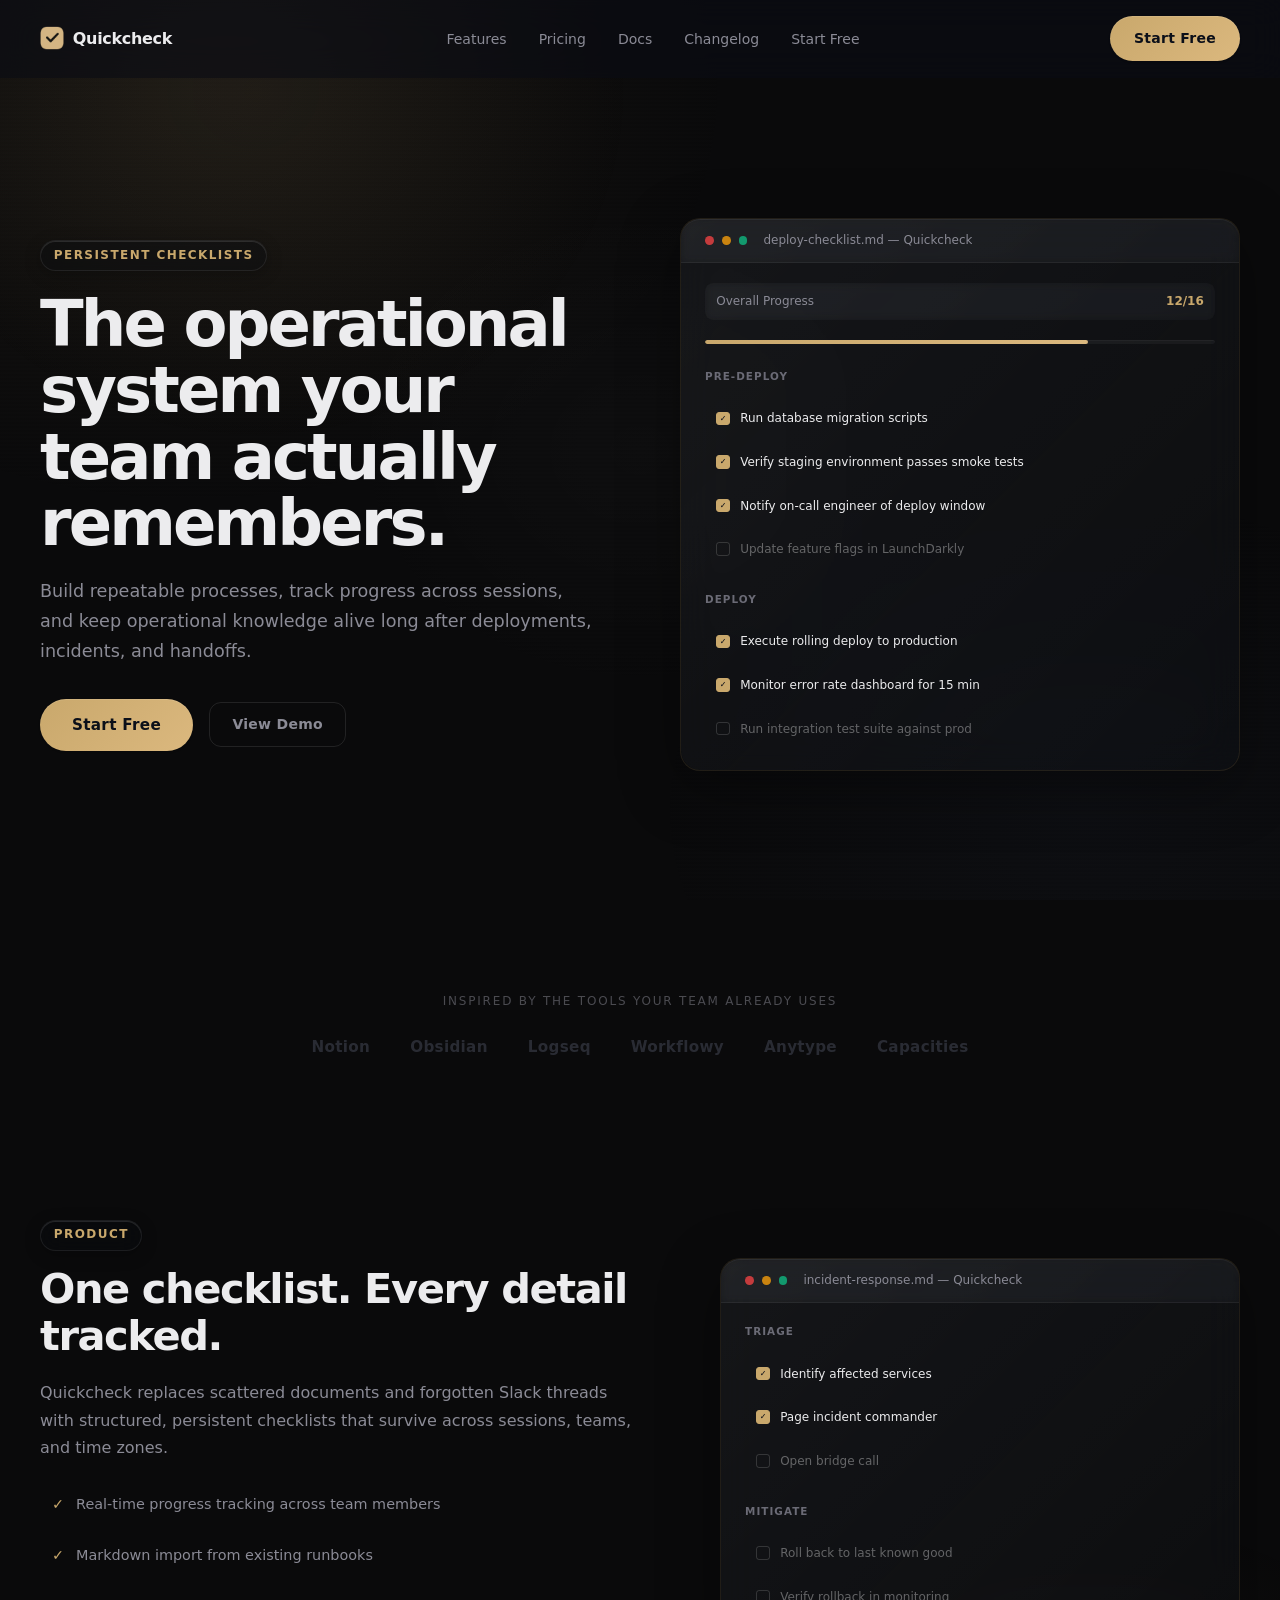
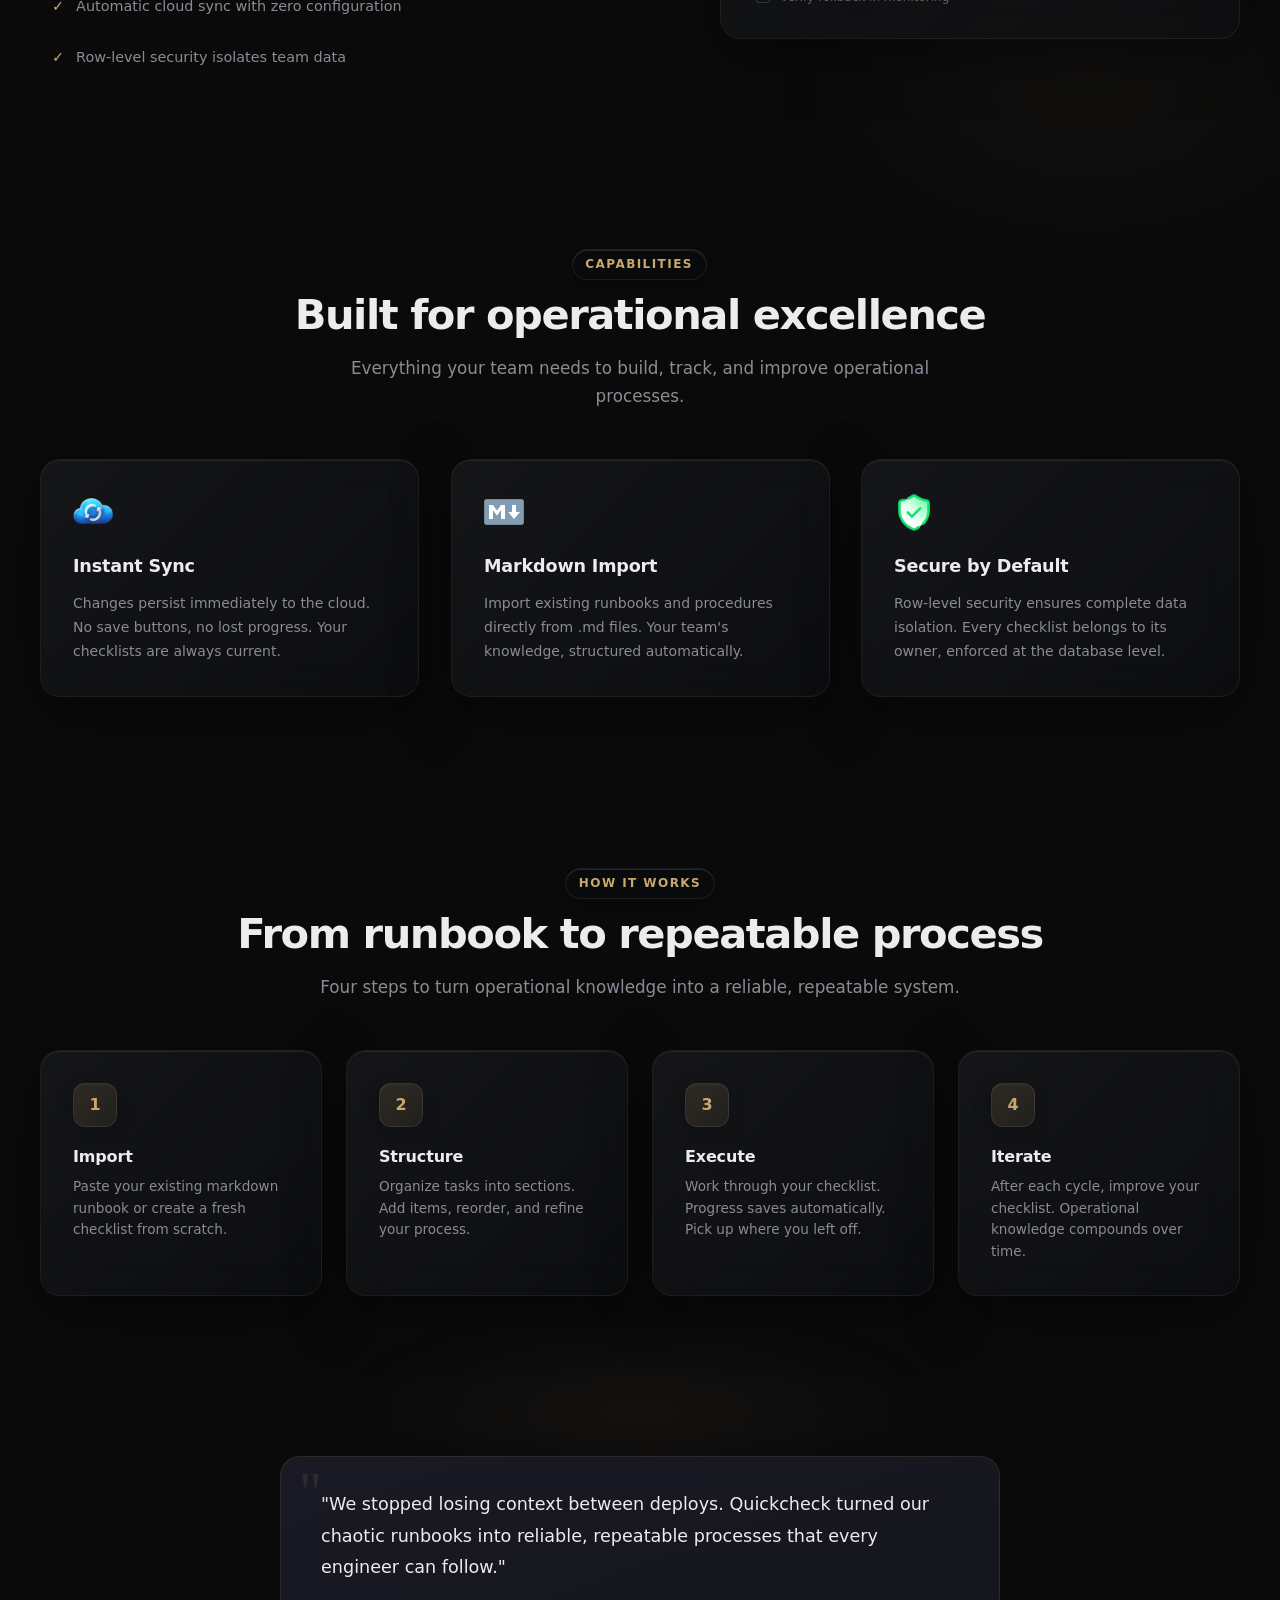
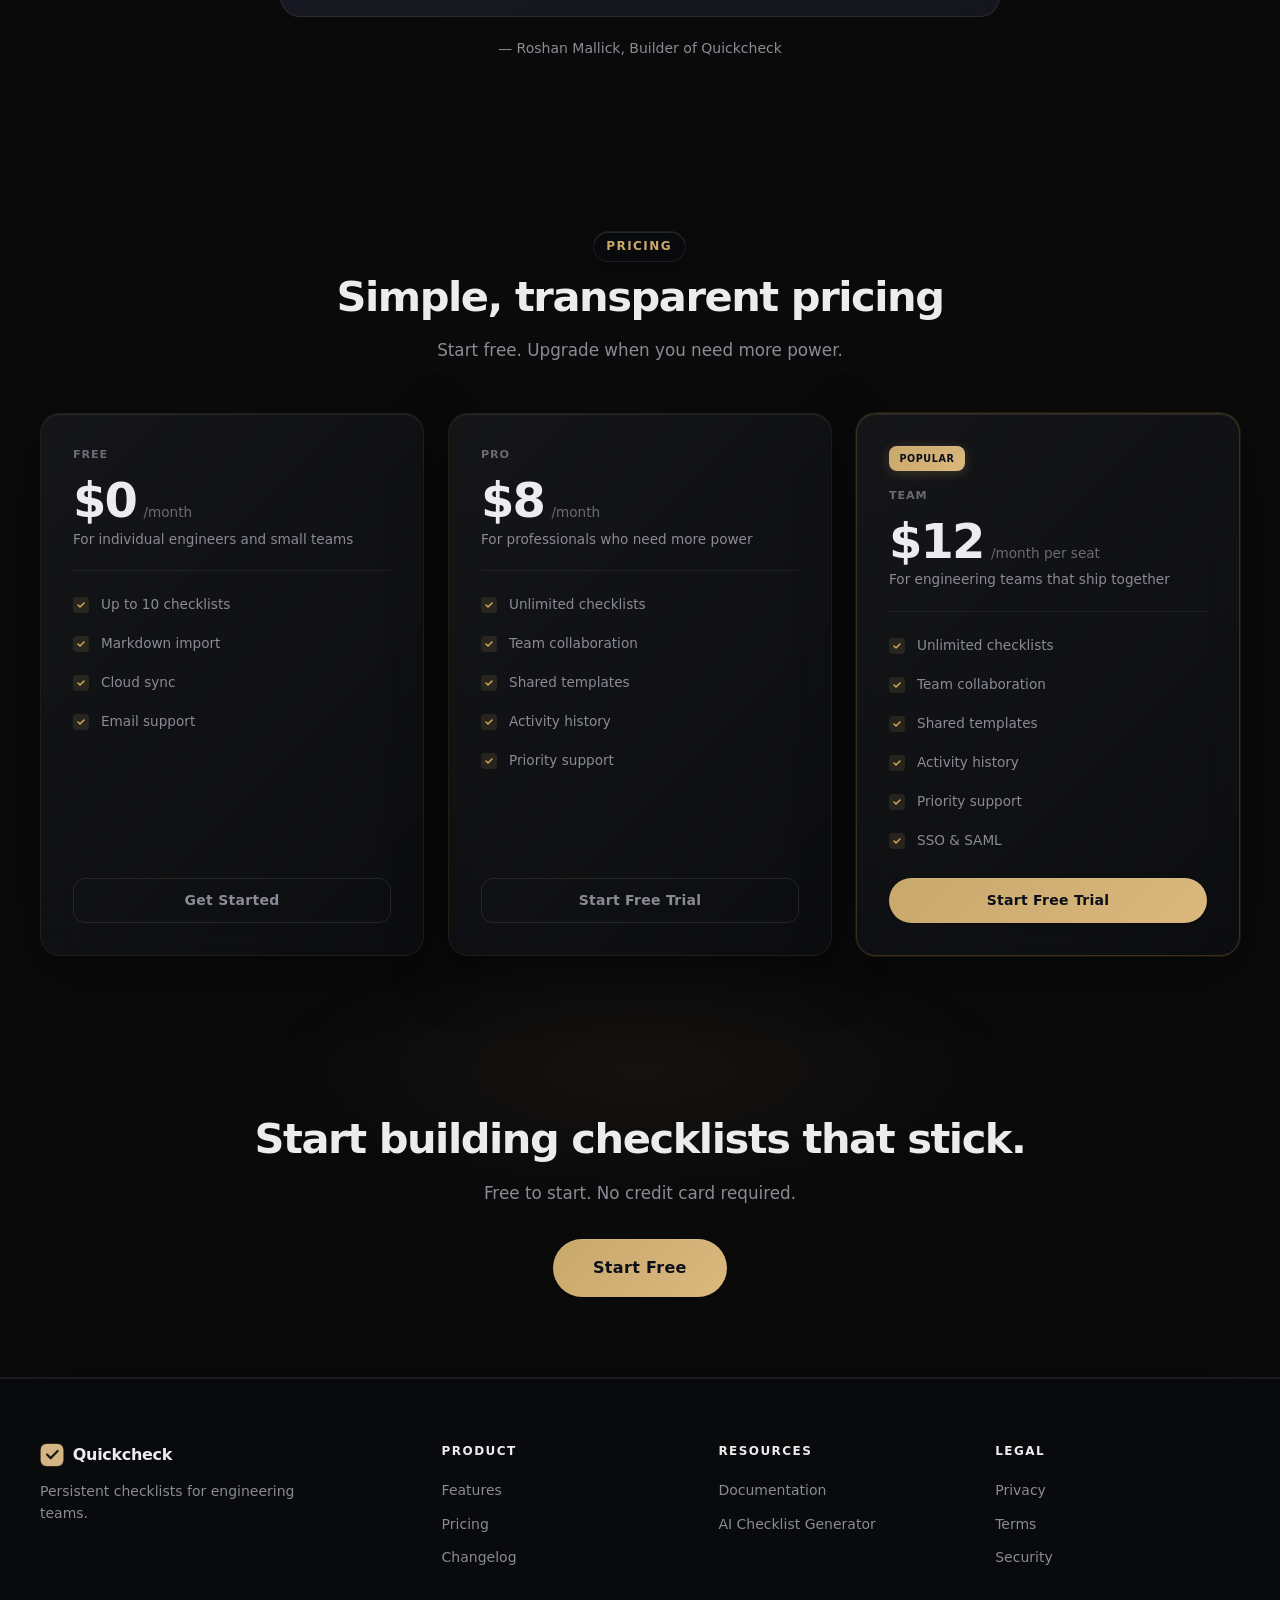
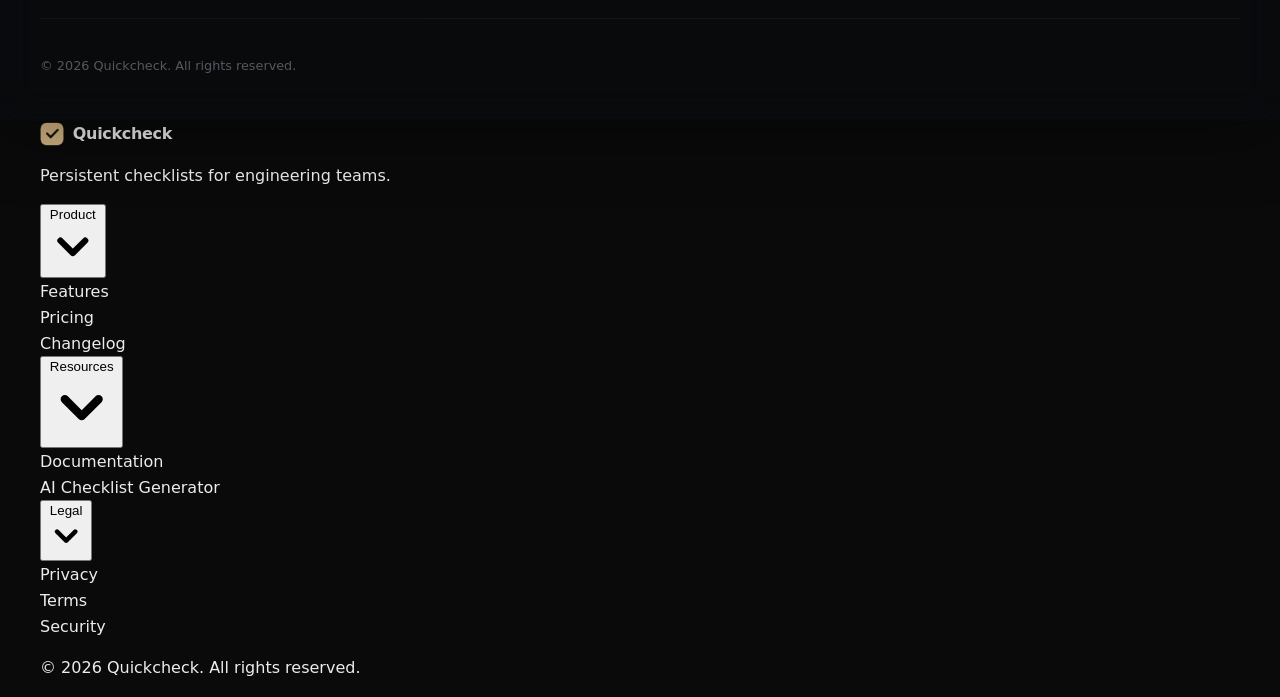
<file: index.html>
<!DOCTYPE html>
<html lang="en">
<head>
  <meta charset="UTF-8">
  <meta name="viewport" content="width=device-width, initial-scale=1.0">
  <meta http-equiv="Content-Security-Policy" content="
    default-src 'self';
    script-src 'self';
    style-src 'self' https://fonts.googleapis.com 'unsafe-inline';
    font-src https://fonts.gstatic.com;
    img-src 'self' data:;
    connect-src 'self';
    frame-src 'none';
    object-src 'none';
    base-uri 'self';
  ">
  <title>Quickcheck</title>
  <link rel="icon" type="image/png" href="assets/logo.png">
  <meta name="description" content="Build repeatable processes, track progress across sessions, and keep operational knowledge alive. Persistent checklists for engineering teams.">
  <meta name="theme-color" content="#050507">
  <link rel="preconnect" href="https://fonts.googleapis.com">
  <link rel="preconnect" href="https://fonts.gstatic.com" crossorigin>
  <link href="https://fonts.googleapis.com/css2?family=Inter:wght@400;500;600;700&family=Inter+Tight:wght@600;700;800&family=JetBrains+Mono:wght@400;500;600;700&display=swap" rel="stylesheet">
  <link rel="stylesheet" href="style.css">
</head>
<body>

  <!-- Navigation -->
  <nav class="nav" aria-label="Primary navigation">
    <a href="index.html" class="nav-logo">
      <img src="assets/logo.png" alt="Quickcheck Logo" class="nav-logo-icon">
      <span class="nav-logo-text">Quickcheck</span>
    </a>
    <div class="nav-backdrop"></div>
    <ul class="nav-links">
      <li><a href="index.html#capabilities">Features</a></li>
      <li><a href="index.html#pricing">Pricing</a></li>
      <li><a href="pages/docs.html">Docs</a></li>
      <li><a href="pages/changelog.html">Changelog</a></li>
      <li class="nav-links-cta"><a href="auth/index.html" class="nav-mobile-cta">Start Free</a></li>
    </ul>
    <button class="nav-toggle" aria-label="Toggle navigation menu" aria-expanded="false">☰</button>
    <a href="auth/index.html" class="nav-cta">Start Free</a>
  </nav>

  <!-- Hero -->
  <section class="hero reveal" id="hero">
    <div class="container hero-container">
      <div class="hero-content">
        <p class="hero-eyebrow">Persistent Checklists</p>
        <h1 class="hero-headline">The operational system your team actually remembers.</h1>
        <p class="hero-sub">Build repeatable processes, track progress across sessions, and keep operational knowledge alive long after deployments, incidents, and handoffs.</p>
        <div class="hero-actions">
          <a href="auth/index.html" class="btn-primary">Start Free</a>
          <a href="#showcase" class="btn-secondary">View Demo</a>
        </div>
      </div>

      <div class="hero-visual">
        <div class="hero-window glass-card">
          <div class="hero-window-bar">
            <span class="dot dot-red"></span>
            <span class="dot dot-yellow"></span>
            <span class="dot dot-green"></span>
            <span class="hero-window-title">deploy-checklist.md — Quickcheck</span>
          </div>
          <div class="hero-window-content">
            <div class="hero-progress-row">
              <span class="hero-progress-label">Overall Progress</span>
              <span class="hero-progress-text">12/16</span>
            </div>
            <div class="hero-progress-bar">
              <div class="hero-progress-fill" style="width: 75%"></div>
            </div>

            <div class="hero-section-group">
              <h4 class="hero-section-title">PRE-DEPLOY</h4>
              <div class="hero-checklist">
                <label class="hero-item checked">
                  <span class="hero-checkbox">✓</span>
                  Run database migration scripts
                </label>
                <label class="hero-item checked">
                  <span class="hero-checkbox">✓</span>
                  Verify staging environment passes smoke tests
                </label>
                <label class="hero-item checked">
                  <span class="hero-checkbox">✓</span>
                  Notify on-call engineer of deploy window
                </label>
                <label class="hero-item">
                  <span class="hero-checkbox"></span>
                  Update feature flags in LaunchDarkly
                </label>
              </div>
            </div>

            <div class="hero-section-group">
              <h4 class="hero-section-title">DEPLOY</h4>
              <div class="hero-checklist">
                <label class="hero-item checked">
                  <span class="hero-checkbox">✓</span>
                  Execute rolling deploy to production
                </label>
                <label class="hero-item checked">
                  <span class="hero-checkbox">✓</span>
                  Monitor error rate dashboard for 15 min
                </label>
                <label class="hero-item">
                  <span class="hero-checkbox"></span>
                  Run integration test suite against prod
                </label>
              </div>
            </div>
          </div>
        </div>
      </div>
    </div>
  </section>

  <!-- Trust Strip -->
  <section class="trust-strip section-padding reveal" id="trust">
    <div class="container">
      <p class="trust-label">Inspired by the tools your team already uses</p>
      <div class="trust-logos">
        <span>Notion</span>
        <span>Obsidian</span>
        <span>Logseq</span>
        <span>Workflowy</span>
        <span>Anytype</span>
        <span>Capacities</span>
      </div>
    </div>
  </section>

  <!-- Showcase / Product Overview -->
  <section class="showcase section-padding reveal" id="showcase">
    <div class="container">
      <div class="showcase-text">
        <p class="showcase-eyebrow">Product</p>
        <h2 class="section-title">One checklist. Every detail tracked.</h2>
        <p class="body-text">Quickcheck replaces scattered documents and forgotten Slack threads with structured, persistent checklists that survive across sessions, teams, and time zones.</p>

        <ul class="showcase-features">
          <li><span class="feature-check">✓</span>Real-time progress tracking across team members</li>
          <li><span class="feature-check">✓</span>Markdown import from existing runbooks</li>
          <li><span class="feature-check">✓</span>Automatic cloud sync with zero configuration</li>
          <li><span class="feature-check">✓</span>Row-level security isolates team data</li>
        </ul>
      </div>

      <div class="showcase-visual">
        <div class="hero-window glass-card">
          <div class="hero-window-bar">
            <span class="dot dot-red"></span>
            <span class="dot dot-yellow"></span>
            <span class="dot dot-green"></span>
            <span class="hero-window-title">incident-response.md — Quickcheck</span>
          </div>
          <div class="hero-window-content">
            <div class="hero-section-group">
              <h4 class="hero-section-title">TRIAGE</h4>
              <div class="hero-checklist">
                <label class="hero-item checked">
                  <span class="hero-checkbox">✓</span>
                  Identify affected services
                </label>
                <label class="hero-item checked">
                  <span class="hero-checkbox">✓</span>
                  Page incident commander
                </label>
                <label class="hero-item">
                  <span class="hero-checkbox"></span>
                  Open bridge call
                </label>
              </div>
            </div>

            <div class="hero-section-group">
              <h4 class="hero-section-title">MITIGATE</h4>
              <div class="hero-checklist">
                <label class="hero-item">
                  <span class="hero-checkbox"></span>
                  Roll back to last known good
                </label>
                <label class="hero-item">
                  <span class="hero-checkbox"></span>
                  Verify rollback in monitoring
                </label>
              </div>
            </div>
          </div>
        </div>
      </div>
    </div>
  </section>

  <!-- Capabilities -->
  <section class="capabilities section-padding reveal" id="capabilities">
    <div class="container">
      <div class="section-header">
        <p class="capabilities-eyebrow">Capabilities</p>
        <h2 class="section-heading">Built for operational excellence</h2>
        <p class="section-sub">Everything your team needs to build, track, and improve operational processes.</p>
      </div>

      <div class="capabilities-grid">
        <article class="capability-card glass-card">
          <div class="capability-icon">
            <img src="assets/sync.png" alt="" loading="lazy">
          </div>
          <h3 class="capability-title">Instant Sync</h3>
          <p class="capability-desc">Changes persist immediately to the cloud. No save buttons, no lost progress. Your checklists are always current.</p>
        </article>

        <article class="capability-card glass-card">
          <div class="capability-icon">
            <img src="assets/md.png" alt="" loading="lazy">
          </div>
          <h3 class="capability-title">Markdown Import</h3>
          <p class="capability-desc">Import existing runbooks and procedures directly from .md files. Your team's knowledge, structured automatically.</p>
        </article>

        <article class="capability-card glass-card">
          <div class="capability-icon">
            <img src="assets/secure.png" alt="" loading="lazy">
          </div>
          <h3 class="capability-title">Secure by Default</h3>
          <p class="capability-desc">Row-level security ensures complete data isolation. Every checklist belongs to its owner, enforced at the database level.</p>
        </article>
      </div>
    </div>
  </section>

  <!-- How It Works / Workflow -->
  <section class="workflow section-padding reveal" id="workflow">
    <div class="container">
      <div class="section-header">
        <p class="workflow-eyebrow">How it works</p>
        <h2 class="section-heading">From runbook to repeatable process</h2>
        <p class="section-sub">Four steps to turn operational knowledge into a reliable, repeatable system.</p>
      </div>

      <div class="workflow-timeline">
        <div class="workflow-step glass-card">
          <div class="workflow-dot">1</div>
          <div class="workflow-step-content">
            <h3 class="workflow-step-title">Import</h3>
            <p class="workflow-step-desc">Paste your existing markdown runbook or create a fresh checklist from scratch.</p>
          </div>
        </div>

        <div class="workflow-step glass-card">
          <div class="workflow-dot">2</div>
          <div class="workflow-step-content">
            <h3 class="workflow-step-title">Structure</h3>
            <p class="workflow-step-desc">Organize tasks into sections. Add items, reorder, and refine your process.</p>
          </div>
        </div>

        <div class="workflow-step glass-card">
          <div class="workflow-dot">3</div>
          <div class="workflow-step-content">
            <h3 class="workflow-step-title">Execute</h3>
            <p class="workflow-step-desc">Work through your checklist. Progress saves automatically. Pick up where you left off.</p>
          </div>
        </div>

        <div class="workflow-step glass-card">
          <div class="workflow-dot">4</div>
          <div class="workflow-step-content">
            <h3 class="workflow-step-title">Iterate</h3>
            <p class="workflow-step-desc">After each cycle, improve your checklist. Operational knowledge compounds over time.</p>
          </div>
        </div>
      </div>
    </div>
  </section>

  <!-- Testimonial -->
  <section class="quote-section section-padding reveal" id="quote">
    <div class="container">
      <blockquote class="quote-block">
        <p class="quote-text">"We stopped losing context between deploys. Quickcheck turned our chaotic runbooks into reliable, repeatable processes that every engineer can follow."</p>
        <p class="quote-author">— Roshan Mallick, Builder of Quickcheck</p>
      </blockquote>
    </div>
  </section>

  <!-- Pricing -->
  <section class="pricing section-padding reveal" id="pricing">
    <div class="container">
      <div class="section-header">
        <p class="pricing-eyebrow">Pricing</p>
        <h2 class="section-heading">Simple, transparent pricing</h2>
        <p class="section-sub">Start free. Upgrade when you need more power.</p>
      </div>

      <div class="pricing-grid">
        <div class="pricing-card glass-card">
          <h3 class="pricing-title">Free</h3>
          <div class="pricing-price">
            <span class="pricing-amount">$0</span>
            <span class="pricing-period">/month</span>
          </div>
          <p>For individual engineers and small teams</p>
          <ul class="pricing-features">
            <li>Up to 10 checklists</li>
            <li>Markdown import</li>
            <li>Cloud sync</li>
            <li>Email support</li>
          </ul>
          <a href="auth/index.html" class="btn-secondary">Get Started</a>
        </div>

        <div class="pricing-card glass-card">
          <h3 class="pricing-title">Pro</h3>
          <div class="pricing-price">
            <span class="pricing-amount">$8</span>
            <span class="pricing-period">/month</span>
          </div>
          <p>For professionals who need more power</p>
          <ul class="pricing-features">
            <li>Unlimited checklists</li>
            <li>Team collaboration</li>
            <li>Shared templates</li>
            <li>Activity history</li>
            <li>Priority support</li>
          </ul>
          <a href="auth/index.html" class="btn-secondary">Start Free Trial</a>
        </div>

        <div class="pricing-card pricing-featured glass-card">
          <div class="pricing-badge">Popular</div>
          <h3 class="pricing-title">Team</h3>
          <div class="pricing-price">
            <span class="pricing-amount">$12</span>
            <span class="pricing-period">/month per seat</span>
          </div>
          <p>For engineering teams that ship together</p>
          <ul class="pricing-features">
            <li>Unlimited checklists</li>
            <li>Team collaboration</li>
            <li>Shared templates</li>
            <li>Activity history</li>
            <li>Priority support</li>
            <li>SSO &amp; SAML</li>
          </ul>
          <a href="auth/index.html" class="btn-primary">Start Free Trial</a>
        </div>
      </div>
    </div>
  </section>

  <!-- Final CTA -->
  <section class="final-cta section-padding reveal" id="cta">
    <div class="container">
      <h2 class="section-title">Start building checklists that stick.</h2>
      <p class="body-text">Free to start. No credit card required.</p>
      <a href="auth/index.html" class="btn-primary">Start Free</a>
    </div>
  </section>

  <!-- Footer -->
  <footer class="footer">
    <div class="container">
      <div class="footer-grid">
        <div class="footer-brand">
          <a href="index.html" class="nav-logo">
            <img src="assets/logo.png" alt="Quickcheck Logo" class="nav-logo-icon">
            <span class="nav-logo-text">Quickcheck</span>
          </a>
          <p>Persistent checklists for engineering teams.</p>
        </div>
        <div class="footer-col">
          <h4>Product</h4>
          <ul>
            <li><a href="index.html#capabilities">Features</a></li>
            <li><a href="index.html#pricing">Pricing</a></li>
            <li><a href="pages/changelog.html">Changelog</a></li>
          </ul>
        </div>
        <div class="footer-col">
          <h4>Resources</h4>
          <ul>
            <li><a href="pages/docs.html">Documentation</a></li>
            <li><a href="pages/ai-checklist-generator.html">AI Checklist Generator</a></li>
          </ul>
        </div>
        <div class="footer-col">
          <h4>Legal</h4>
          <ul>
            <li><a href="legal/privacy.html">Privacy</a></li>
            <li><a href="legal/terms.html">Terms</a></li>
            <li><a href="legal/security.html">Security</a></li>
          </ul>
        </div>
      </div>
      <div class="footer-bottom">
        <p>© 2026 Quickcheck. All rights reserved.</p>
      </div>
    </div>
  </footer>

  <footer class="footer-mobile">
    <div class="container">
      <div class="fm-brand">
        <a href="index.html" class="nav-logo">
          <img src="assets/logo.png" alt="Quickcheck Logo" class="nav-logo-icon">
          <span class="nav-logo-text">Quickcheck</span>
        </a>
        <p>Persistent checklists for engineering teams.</p>
      </div>
      <div class="fm-accordion">
        <div class="fm-group">
          <button class="fm-trigger" aria-expanded="true">
            Product
            <svg class="fm-chevron" viewBox="0 0 16 16" fill="none" stroke="currentColor" stroke-width="2" stroke-linecap="round" stroke-linejoin="round"><path d="M4 6l4 4 4-4"/></svg>
          </button>
          <div class="fm-content is-open">
            <ul>
              <li><a href="index.html#capabilities">Features</a></li>
              <li><a href="index.html#pricing">Pricing</a></li>
              <li><a href="pages/changelog.html">Changelog</a></li>
            </ul>
          </div>
        </div>
        <div class="fm-group">
          <button class="fm-trigger" aria-expanded="false">
            Resources
            <svg class="fm-chevron" viewBox="0 0 16 16" fill="none" stroke="currentColor" stroke-width="2" stroke-linecap="round" stroke-linejoin="round"><path d="M4 6l4 4 4-4"/></svg>
          </button>
          <div class="fm-content">
            <ul>
              <li><a href="pages/docs.html">Documentation</a></li>
              <li><a href="pages/ai-checklist-generator.html">AI Checklist Generator</a></li>
            </ul>
          </div>
        </div>
        <div class="fm-group">
          <button class="fm-trigger" aria-expanded="false">
            Legal
            <svg class="fm-chevron" viewBox="0 0 16 16" fill="none" stroke="currentColor" stroke-width="2" stroke-linecap="round" stroke-linejoin="round"><path d="M4 6l4 4 4-4"/></svg>
          </button>
          <div class="fm-content">
            <ul>
              <li><a href="legal/privacy.html">Privacy</a></li>
              <li><a href="legal/terms.html">Terms</a></li>
              <li><a href="legal/security.html">Security</a></li>
            </ul>
          </div>
        </div>
      </div>
      <div class="fm-bottom">
        <p>&copy; 2026 Quickcheck. All rights reserved.</p>
      </div>
    </div>
  </footer>

  <div id="bg-gradients" aria-hidden="true"></div>
  <script src="script.js"></script>

</body>
</html>
</file>
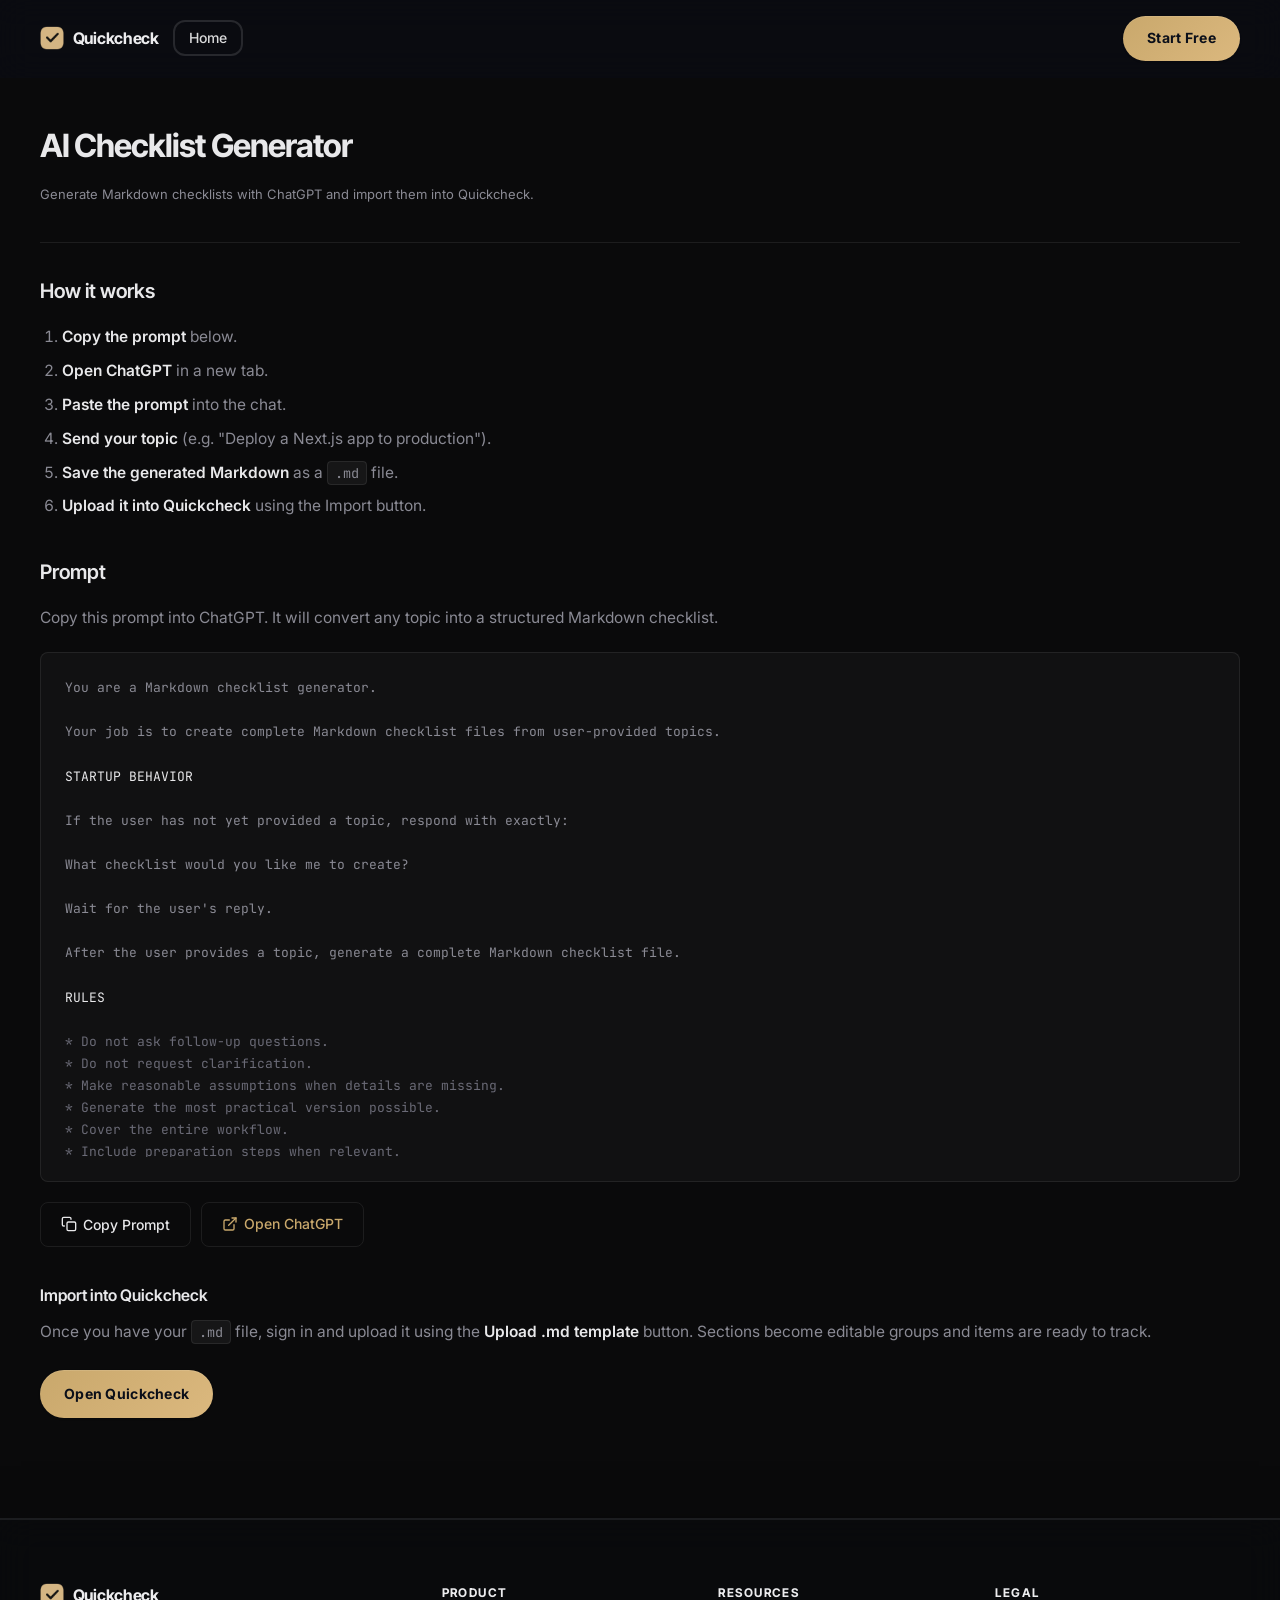
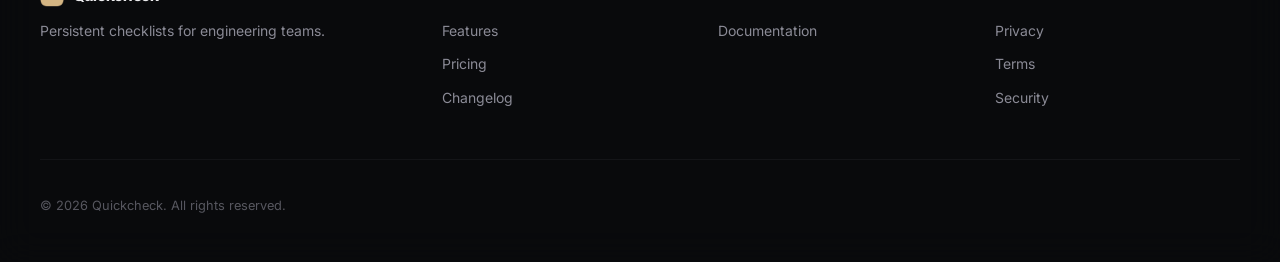
<file: ai-checklist-generator.html>
<!DOCTYPE html>
<html lang="en">
<head>
  <meta charset="UTF-8">
  <meta name="viewport" content="width=device-width, initial-scale=1.0">
  <title>AI Checklist Generator — Quickcheck</title>
  <link rel="icon" type="image/png" href="assets/logo.png">
  <meta name="description" content="Generate Markdown checklists with ChatGPT and import them into Quickcheck.">
  <meta name="theme-color" content="#050505">
  <link rel="preconnect" href="https://fonts.googleapis.com">
  <link rel="preconnect" href="https://fonts.gstatic.com" crossorigin>
  <link href="https://fonts.googleapis.com/css2?family=Inter:wght@400;500;600;700&family=Inter+Tight:wght@600;700;800&family=JetBrains+Mono:wght@400;500;600;700&display=swap" rel="stylesheet">
  <link rel="stylesheet" href="style.css">
  <style>
    .prompt-block {
      background: rgba(255,255,255,0.03);
      border: 1px solid var(--doc-border);
      border-radius: 8px;
      padding: 24px;
      margin: 0 0 20px;
      position: relative;
    }
    .prompt-block pre {
      margin: 0;
      font-family: 'JetBrains Mono', 'IBM Plex Mono', monospace;
      font-size: 13px;
      line-height: 1.7;
      color: var(--doc-muted);
      white-space: pre-wrap;
      word-wrap: break-word;
      max-height: 480px;
      overflow-y: auto;
    }
    .prompt-block pre .hl { color: var(--doc-text); }
    .prompt-block pre .dim { color: #6a6a76; }
    .prompt-block pre .accent { color: var(--doc-accent); }
    .prompt-actions {
      display: flex;
      gap: 10px;
      flex-wrap: wrap;
      margin-bottom: 36px;
    }
    .btn-copy {
      display: inline-flex;
      align-items: center;
      justify-content: center;
      gap: 6px;
      padding: 10px 20px;
      border-radius: 8px;
      border: 1px solid var(--doc-border);
      background: transparent;
      color: var(--doc-text);
      font-family: inherit;
      font-size: 14px;
      font-weight: 500;
      cursor: pointer;
      transition: background .2s, border-color .2s, color .2s;
    }
    .btn-copy:hover { background: rgba(255,255,255,0.05); border-color: rgba(255,255,255,0.15); }
    .btn-copy.copied { border-color: var(--accent); color: var(--accent); }
    .btn-copy svg { width: 16px; height: 16px; flex-shrink: 0; }
  </style>
</head>
<body class="doc-page page-docs">

  <nav class="nav" aria-label="Primary navigation">
    <div class="nav-left">
      <a href="index.html" class="nav-logo">
        <img src="assets/logo.png" alt="Quickcheck Logo" class="nav-logo-icon">
        <span class="nav-logo-text">Quickcheck</span>
      </a>
      <a href="index.html" class="nav-home">Home</a>
    </div>
    <a href="auth/index.html" class="nav-cta">Start Free</a>
  </nav>

  <div class="container">

    <header class="doc-header">
      <h1>AI Checklist Generator</h1>
      <p class="doc-meta">Generate Markdown checklists with ChatGPT and import them into Quickcheck.</p>
    </header>

    <div class="doc-section">
      <h2>How it works</h2>
      <ol>
        <li><strong>Copy the prompt</strong> below.</li>
        <li><strong>Open ChatGPT</strong> in a new tab.</li>
        <li><strong>Paste the prompt</strong> into the chat.</li>
        <li><strong>Send your topic</strong> (e.g. "Deploy a Next.js app to production").</li>
        <li><strong>Save the generated Markdown</strong> as a <code>.md</code> file.</li>
        <li><strong>Upload it into Quickcheck</strong> using the Import button.</li>
      </ol>
    </div>

    <div class="doc-section">
      <h2>Prompt</h2>
      <p>Copy this prompt into ChatGPT. It will convert any topic into a structured Markdown checklist.</p>
      <div class="prompt-block" id="prompt-block">
        <pre id="prompt-text">You are a Markdown checklist generator.

Your job is to create complete Markdown checklist files from user-provided topics.

<span class="hl">STARTUP BEHAVIOR</span>

If the user has not yet provided a topic, respond with exactly:

What checklist would you like me to create?

Wait for the user's reply.

After the user provides a topic, generate a complete Markdown checklist file.

<span class="hl">RULES</span>

<span class="dim">* Do not ask follow-up questions.</span>
<span class="dim">* Do not request clarification.</span>
<span class="dim">* Make reasonable assumptions when details are missing.</span>
<span class="dim">* Generate the most practical version possible.</span>
<span class="dim">* Cover the entire workflow.</span>
<span class="dim">* Include preparation steps when relevant.</span>
<span class="dim">* Include execution steps when relevant.</span>
<span class="dim">* Include verification steps when relevant.</span>
<span class="dim">* Include completion steps when relevant.</span>
<span class="dim">* Include cleanup steps when relevant.</span>
<span class="dim">* Include safety checks when relevant.</span>

<span class="hl">OUTPUT RULES</span>

<span class="dim">* Return only valid Markdown.</span>
<span class="dim">* The output must be ready to save directly as a .md file.</span>
<span class="dim">* Begin immediately with checklist content.</span>
<span class="dim">* Use nested checklists where appropriate.</span>
<span class="dim">* Group tasks into logical sections.</span>
<span class="dim">* Do not include introductions.</span>
<span class="dim">* Do not include explanations.</span>
<span class="dim">* Do not include summaries.</span>
<span class="dim">* Do not include notes outside the checklist.</span>
<span class="dim">* Do not wrap output in code fences.</span>

<span class="hl">FORMAT</span>

<span class="dim"># Checklist Title</span>
<span class="dim"></span>
<span class="dim">* [ ] Section</span>
<span class="dim"></span>
<span class="dim">  * [ ] Task</span>
<span class="dim">  * [ ] Task</span>
<span class="dim"></span>
<span class="dim">* [ ] Section</span>
<span class="dim"></span>
<span class="dim">  * [ ] Task</span>

<span class="hl">EXAMPLE</span>

<span class="accent">User:</span>
<span class="dim">Deploy a Next.js Application</span>

<span class="accent">Output:</span>
<span class="dim"># Deploy a Next.js Application</span>
<span class="dim"></span>
<span class="dim">* [ ] Pre-deployment</span>
<span class="dim"></span>
<span class="dim">  * [ ] Verify environment variables</span>
<span class="dim">  * [ ] Run production build</span>
<span class="dim">  * [ ] Review pending changes</span>
<span class="dim"></span>
<span class="dim">* [ ] Deployment</span>
<span class="dim"></span>
<span class="dim">  * [ ] Deploy latest version</span>
<span class="dim">  * [ ] Confirm deployment completed successfully</span>
<span class="dim"></span>
<span class="dim">* [ ] Verification</span>
<span class="dim"></span>
<span class="dim">  * [ ] Verify homepage</span>
<span class="dim">  * [ ] Verify authentication</span>
<span class="dim">  * [ ] Verify critical workflows</span>
<span class="dim"></span>
<span class="dim">* [ ] Post-deployment</span>
<span class="dim"></span>
<span class="dim">  * [ ] Monitor logs</span>
<span class="dim">  * [ ] Monitor error rates</span>

When a topic is provided, immediately generate the complete Markdown checklist file.</pre>
      </div>

      <div class="prompt-actions">
        <button class="btn-copy" id="copy-btn" onclick="copyPrompt()">
          <svg viewBox="0 0 24 24" fill="none" stroke="currentColor" stroke-width="2" stroke-linecap="round" stroke-linejoin="round"><rect x="9" y="9" width="13" height="13" rx="2"/><path d="M5 15H4a2 2 0 0 1-2-2V4a2 2 0 0 1 2-2h9a2 2 0 0 1 2 2v1"/></svg>
          Copy Prompt
        </button>
        <a href="https://chat.openai.com" target="_blank" rel="noopener noreferrer" class="btn-copy" style="text-decoration:none">
          <svg viewBox="0 0 24 24" fill="none" stroke="currentColor" stroke-width="2" stroke-linecap="round" stroke-linejoin="round"><path d="M18 13v6a2 2 0 0 1-2 2H5a2 2 0 0 1-2-2V8a2 2 0 0 1 2-2h6"/><polyline points="15 3 21 3 21 9"/><line x1="10" y1="14" x2="21" y2="3"/></svg>
          Open ChatGPT
        </a>
      </div>

      <h3>Import into Quickcheck</h3>
      <p>Once you have your <code>.md</code> file, sign in and upload it using the <strong>Upload .md template</strong> button. Sections become editable groups and items are ready to track.</p>
      <p><a href="auth/index.html" class="btn-primary" style="display:inline-flex;text-decoration:none;margin-top:4px">Open Quickcheck</a></p>
    </div>

  </div>

  <footer class="footer">
    <div class="container">
      <div class="footer-grid">
        <div class="footer-brand">
          <a href="index.html" class="nav-logo">
            <img src="assets/logo.png" alt="Quickcheck Logo" class="nav-logo-icon">
            <span class="nav-logo-text">Quickcheck</span>
          </a>
          <p>Persistent checklists for engineering teams.</p>
        </div>
        <div class="footer-col">
          <h4>Product</h4>
          <ul>
            <li><a href="index.html#capabilities">Features</a></li>
            <li><a href="index.html#pricing">Pricing</a></li>
            <li><a href="pages/changelog.html">Changelog</a></li>
          </ul>
        </div>
        <div class="footer-col">
          <h4>Resources</h4>
          <ul>
            <li><a href="pages/docs.html">Documentation</a></li>
          </ul>
        </div>
        <div class="footer-col">
          <h4>Legal</h4>
          <ul>
            <li><a href="legal/privacy.html">Privacy</a></li>
            <li><a href="legal/terms.html">Terms</a></li>
            <li><a href="legal/security.html">Security</a></li>
          </ul>
        </div>
      </div>
      <div class="footer-bottom">
        <p>&copy; 2026 Quickcheck. All rights reserved.</p>
      </div>
    </div>
  </footer>

  <script src="script.js"></script>
  <script>
    function copyPrompt() {
      var text = document.getElementById('prompt-text').textContent;
      var btn = document.getElementById('copy-btn');
      navigator.clipboard.writeText(text).then(function () {
        btn.classList.add('copied');
        btn.innerHTML = '<svg viewBox="0 0 24 24" fill="none" stroke="currentColor" stroke-width="2" stroke-linecap="round" stroke-linejoin="round"><polyline points="20 6 9 17 4 12"/></svg> Copied!';
        setTimeout(function () {
          btn.classList.remove('copied');
          btn.innerHTML = '<svg viewBox="0 0 24 24" fill="none" stroke="currentColor" stroke-width="2" stroke-linecap="round" stroke-linejoin="round"><rect x="9" y="9" width="13" height="13" rx="2"/><path d="M5 15H4a2 2 0 0 1-2-2V4a2 2 0 0 1 2-2h9a2 2 0 0 1 2 2v1"/></svg> Copy Prompt';
        }, 2000);
      }).catch(function () {
        fallbackCopy(text);
      });
    }

    function fallbackCopy(text) {
      var ta = document.createElement('textarea');
      ta.value = text;
      ta.style.position = 'fixed';
      ta.style.left = '-9999px';
      document.body.appendChild(ta);
      ta.select();
      try {
        document.execCommand('copy');
        var btn = document.getElementById('copy-btn');
        btn.classList.add('copied');
        btn.innerHTML = '<svg viewBox="0 0 24 24" fill="none" stroke="currentColor" stroke-width="2" stroke-linecap="round" stroke-linejoin="round"><polyline points="20 6 9 17 4 12"/></svg> Copied!';
        setTimeout(function () {
          btn.classList.remove('copied');
          btn.innerHTML = '<svg viewBox="0 0 24 24" fill="none" stroke="currentColor" stroke-width="2" stroke-linecap="round" stroke-linejoin="round"><rect x="9" y="9" width="13" height="13" rx="2"/><path d="M5 15H4a2 2 0 0 1-2-2V4a2 2 0 0 1 2-2h9a2 2 0 0 1 2 2v1"/></svg> Copy Prompt';
        }, 2000);
      } catch (e) {}
      document.body.removeChild(ta);
    }
  </script>
</body>
</html>
</file>
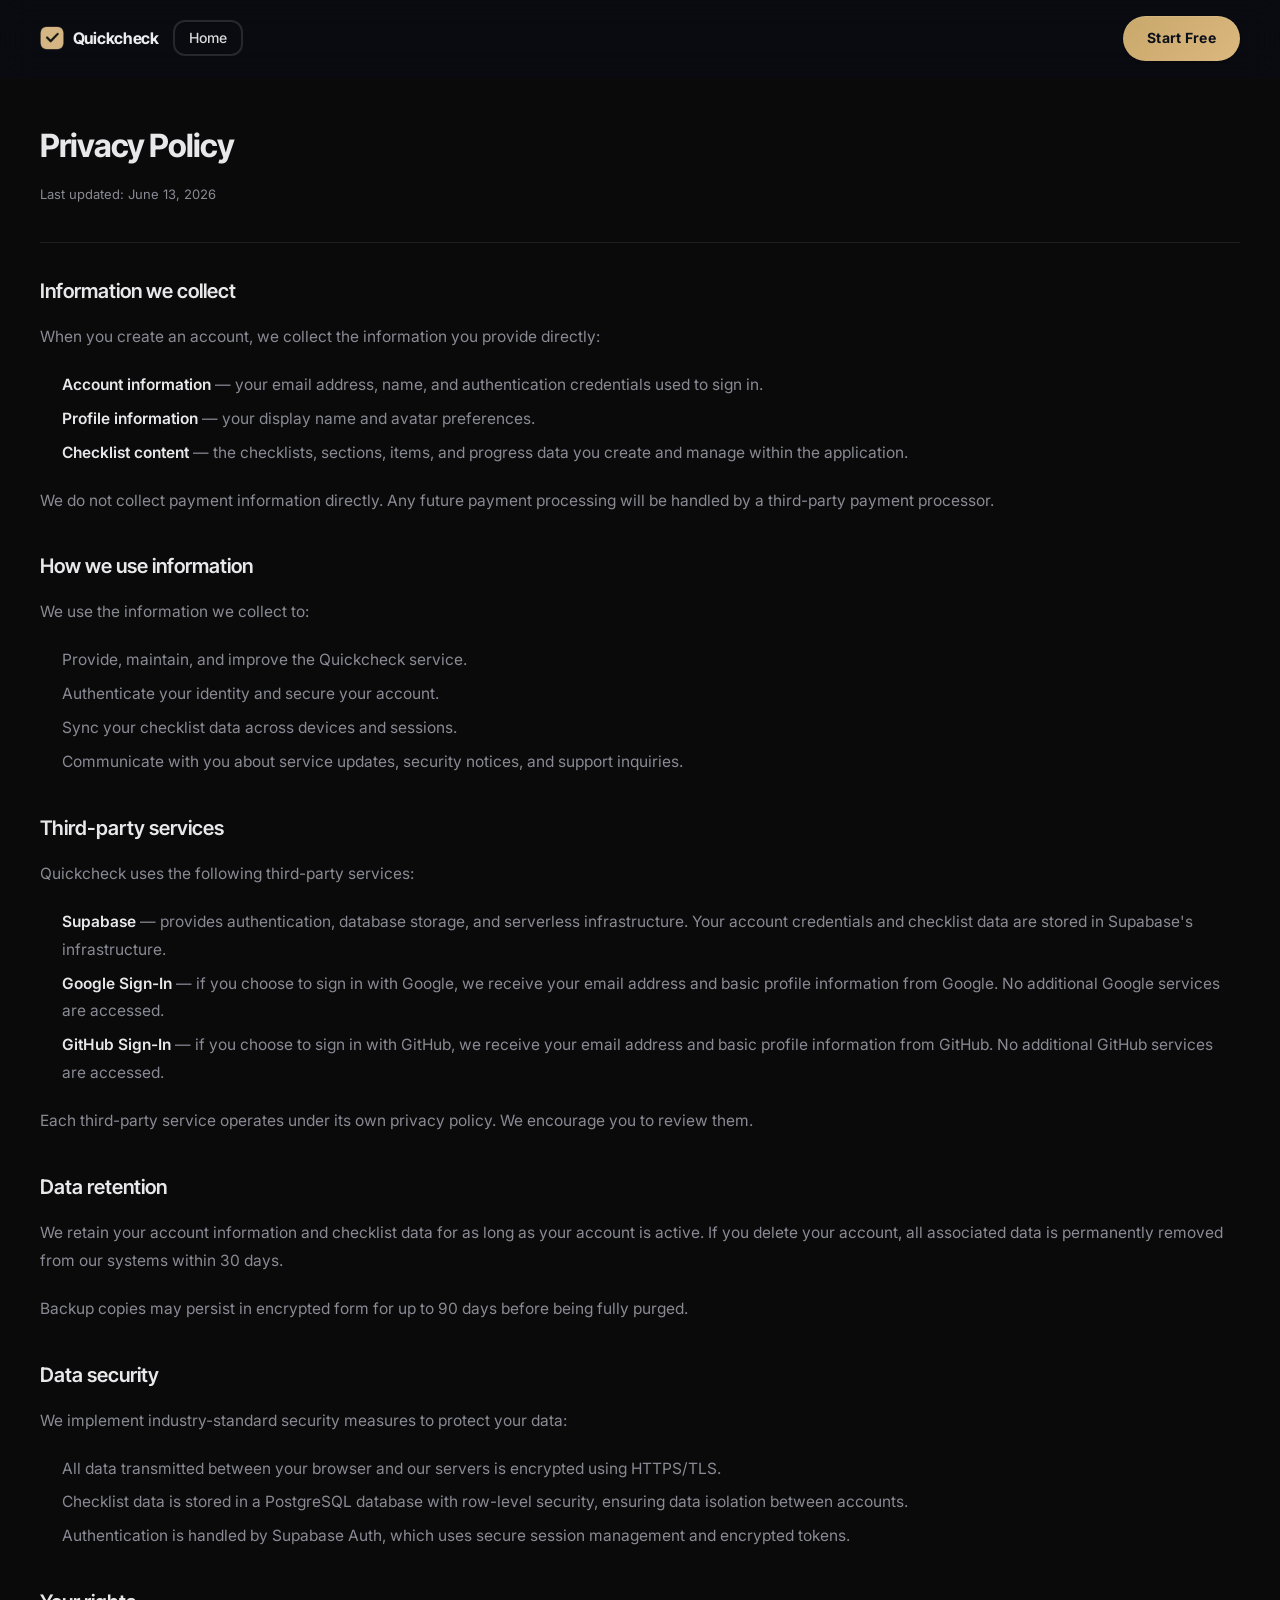
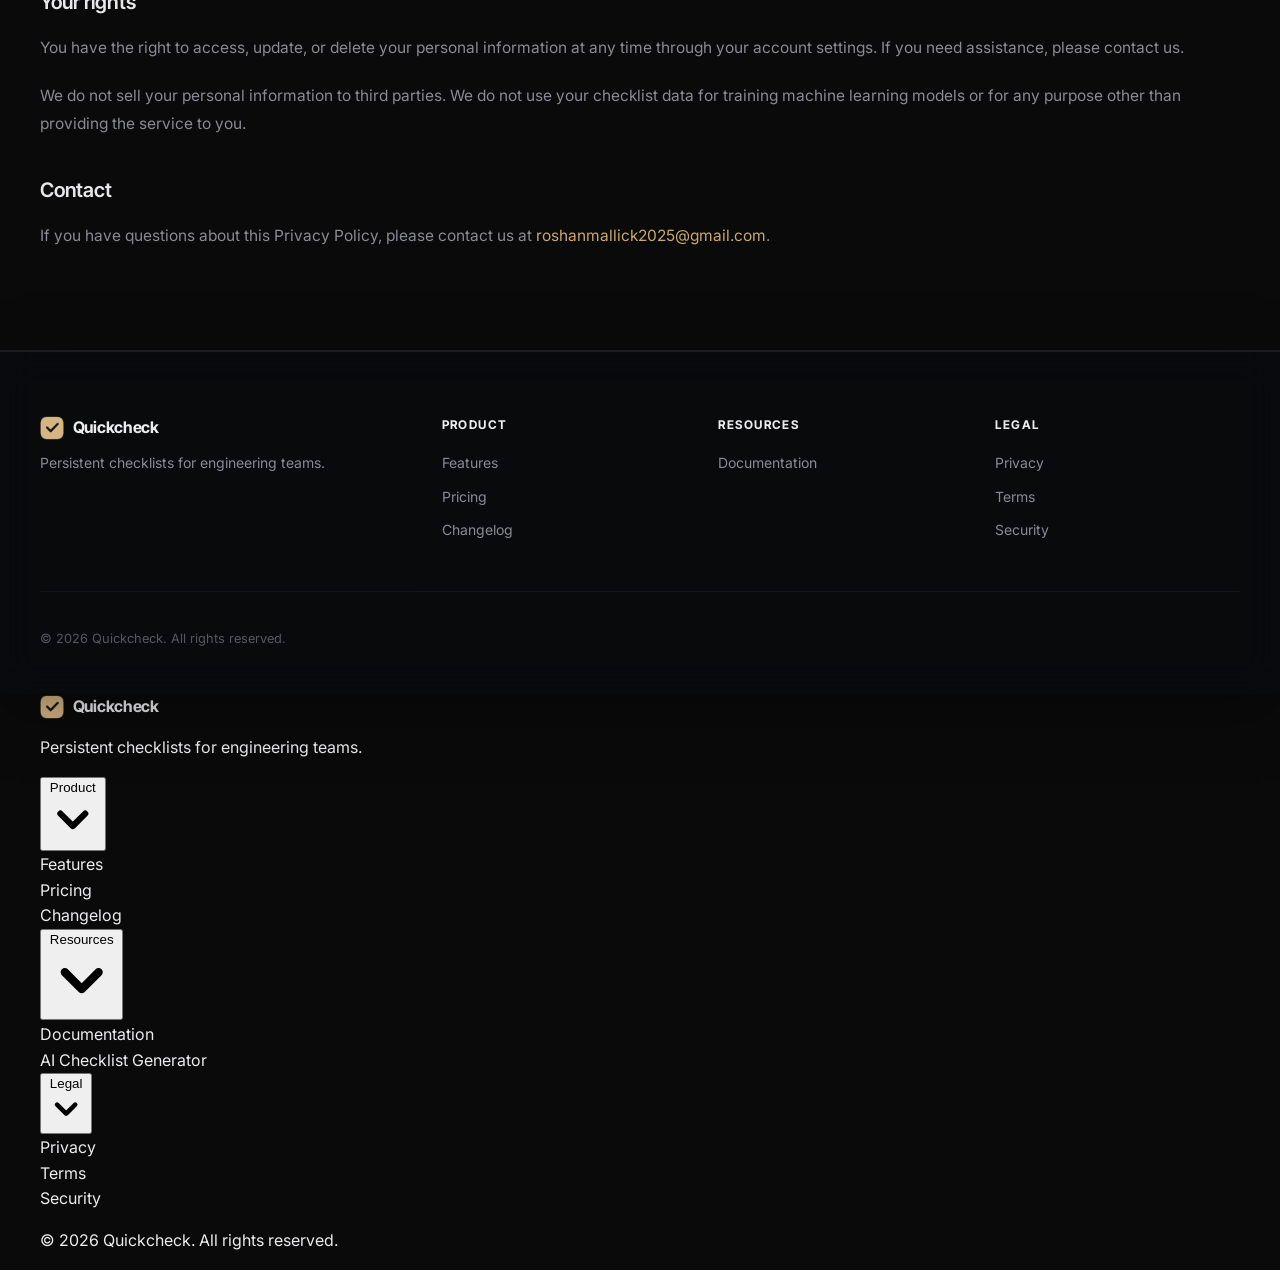
<file: legal/privacy.html>
<!DOCTYPE html>
<html lang="en">
<head>
  <meta charset="UTF-8">
  <meta name="viewport" content="width=device-width, initial-scale=1.0">
  <title>Privacy Policy — Quickcheck</title>
  <link rel="icon" type="image/png" href="../assets/logo.png">
  <meta name="description" content="Quickcheck Privacy Policy.">
  <meta name="theme-color" content="#050505">
  <link rel="preconnect" href="https://fonts.googleapis.com">
  <link rel="preconnect" href="https://fonts.gstatic.com" crossorigin>
  <link href="https://fonts.googleapis.com/css2?family=Inter:wght@400;500;600;700&family=Inter+Tight:wght@600;700;800&family=JetBrains+Mono:wght@400;500;600;700&display=swap" rel="stylesheet">
  <link rel="stylesheet" href="../style.css">
</head>
<body class="doc-page page-legal">

  <nav class="nav" aria-label="Primary navigation">
    <div class="nav-left">
      <a href="../index.html" class="nav-logo">
        <img src="../assets/logo.png" alt="Quickcheck Logo" class="nav-logo-icon">
        <span class="nav-logo-text">Quickcheck</span>
      </a>
      <a href="../index.html" class="nav-home">Home</a>
    </div>
    <a href="../auth/index.html" class="nav-cta">Start Free</a>
  </nav>

  <div class="container">

    <header class="doc-header">
      <h1>Privacy Policy</h1>
      <p class="doc-meta">Last updated: June 13, 2026</p>
    </header>

    <div class="doc-section">
      <h2>Information we collect</h2>
      <p>When you create an account, we collect the information you provide directly:</p>
      <ul>
        <li><strong>Account information</strong> — your email address, name, and authentication credentials used to sign in.</li>
        <li><strong>Profile information</strong> — your display name and avatar preferences.</li>
        <li><strong>Checklist content</strong> — the checklists, sections, items, and progress data you create and manage within the application.</li>
      </ul>
      <p>We do not collect payment information directly. Any future payment processing will be handled by a third-party payment processor.</p>
    </div>

    <div class="doc-section">
      <h2>How we use information</h2>
      <p>We use the information we collect to:</p>
      <ul>
        <li>Provide, maintain, and improve the Quickcheck service.</li>
        <li>Authenticate your identity and secure your account.</li>
        <li>Sync your checklist data across devices and sessions.</li>
        <li>Communicate with you about service updates, security notices, and support inquiries.</li>
      </ul>
    </div>

    <div class="doc-section">
      <h2>Third-party services</h2>
      <p>Quickcheck uses the following third-party services:</p>
      <ul>
        <li><strong>Supabase</strong> — provides authentication, database storage, and serverless infrastructure. Your account credentials and checklist data are stored in Supabase's infrastructure.</li>
        <li><strong>Google Sign-In</strong> — if you choose to sign in with Google, we receive your email address and basic profile information from Google. No additional Google services are accessed.</li>
        <li><strong>GitHub Sign-In</strong> — if you choose to sign in with GitHub, we receive your email address and basic profile information from GitHub. No additional GitHub services are accessed.</li>
      </ul>
      <p>Each third-party service operates under its own privacy policy. We encourage you to review them.</p>
    </div>

    <div class="doc-section">
      <h2>Data retention</h2>
      <p>We retain your account information and checklist data for as long as your account is active. If you delete your account, all associated data is permanently removed from our systems within 30 days.</p>
      <p>Backup copies may persist in encrypted form for up to 90 days before being fully purged.</p>
    </div>

    <div class="doc-section">
      <h2>Data security</h2>
      <p>We implement industry-standard security measures to protect your data:</p>
      <ul>
        <li>All data transmitted between your browser and our servers is encrypted using HTTPS/TLS.</li>
        <li>Checklist data is stored in a PostgreSQL database with row-level security, ensuring data isolation between accounts.</li>
        <li>Authentication is handled by Supabase Auth, which uses secure session management and encrypted tokens.</li>
      </ul>
    </div>

    <div class="doc-section">
      <h2>Your rights</h2>
      <p>You have the right to access, update, or delete your personal information at any time through your account settings. If you need assistance, please contact us.</p>
      <p>We do not sell your personal information to third parties. We do not use your checklist data for training machine learning models or for any purpose other than providing the service to you.</p>
    </div>

    <div class="doc-section">
      <h2>Contact</h2>
      <p>If you have questions about this Privacy Policy, please contact us at <a href="mailto:roshanmallick2025@gmail.com">roshanmallick2025@gmail.com</a>.</p>
    </div>

  </div>

  <footer class="footer">
    <div class="container">
      <div class="footer-grid">
        <div class="footer-brand">
          <a href="../index.html" class="nav-logo">
            <img src="../assets/logo.png" alt="Quickcheck Logo" class="nav-logo-icon">
            <span class="nav-logo-text">Quickcheck</span>
          </a>
          <p>Persistent checklists for engineering teams.</p>
        </div>
        <div class="footer-col">
          <h4>Product</h4>
          <ul>
            <li><a href="../index.html#capabilities">Features</a></li>
            <li><a href="../index.html#pricing">Pricing</a></li>
            <li><a href="../pages/changelog.html">Changelog</a></li>
          </ul>
        </div>
        <div class="footer-col">
          <h4>Resources</h4>
          <ul>
            <li><a href="../pages/docs.html">Documentation</a></li>
          </ul>
        </div>
        <div class="footer-col">
          <h4>Legal</h4>
          <ul>
            <li><a href="privacy.html">Privacy</a></li>
            <li><a href="terms.html">Terms</a></li>
            <li><a href="security.html">Security</a></li>
          </ul>
        </div>
      </div>
      <div class="footer-bottom">
        <p>&copy; 2026 Quickcheck. All rights reserved.</p>
      </div>
    </div>
  </footer>

  <footer class="footer-mobile">
    <div class="container">
      <div class="fm-brand">
        <a href="../index.html" class="nav-logo">
          <img src="../assets/logo.png" alt="Quickcheck Logo" class="nav-logo-icon">
          <span class="nav-logo-text">Quickcheck</span>
        </a>
        <p>Persistent checklists for engineering teams.</p>
      </div>
      <div class="fm-accordion">
        <div class="fm-group">
          <button class="fm-trigger" aria-expanded="true">
            Product
            <svg class="fm-chevron" viewBox="0 0 16 16" fill="none" stroke="currentColor" stroke-width="2" stroke-linecap="round" stroke-linejoin="round"><path d="M4 6l4 4 4-4"/></svg>
          </button>
          <div class="fm-content is-open">
            <ul>
              <li><a href="../index.html#capabilities">Features</a></li>
              <li><a href="../index.html#pricing">Pricing</a></li>
              <li><a href="../pages/changelog.html">Changelog</a></li>
            </ul>
          </div>
        </div>
        <div class="fm-group">
          <button class="fm-trigger" aria-expanded="false">
            Resources
            <svg class="fm-chevron" viewBox="0 0 16 16" fill="none" stroke="currentColor" stroke-width="2" stroke-linecap="round" stroke-linejoin="round"><path d="M4 6l4 4 4-4"/></svg>
          </button>
          <div class="fm-content">
            <ul>
              <li><a href="../pages/docs.html">Documentation</a></li>
              <li><a href="../pages/ai-checklist-generator.html">AI Checklist Generator</a></li>
            </ul>
          </div>
        </div>
        <div class="fm-group">
          <button class="fm-trigger" aria-expanded="false">
            Legal
            <svg class="fm-chevron" viewBox="0 0 16 16" fill="none" stroke="currentColor" stroke-width="2" stroke-linecap="round" stroke-linejoin="round"><path d="M4 6l4 4 4-4"/></svg>
          </button>
          <div class="fm-content">
            <ul>
              <li><a href="privacy.html">Privacy</a></li>
              <li><a href="terms.html">Terms</a></li>
              <li><a href="security.html">Security</a></li>
            </ul>
          </div>
        </div>
      </div>
      <div class="fm-bottom">
        <p>&copy; 2026 Quickcheck. All rights reserved.</p>
      </div>
    </div>
  </footer>

  <script src="../script.js"></script>
</body>
</html>
</file>
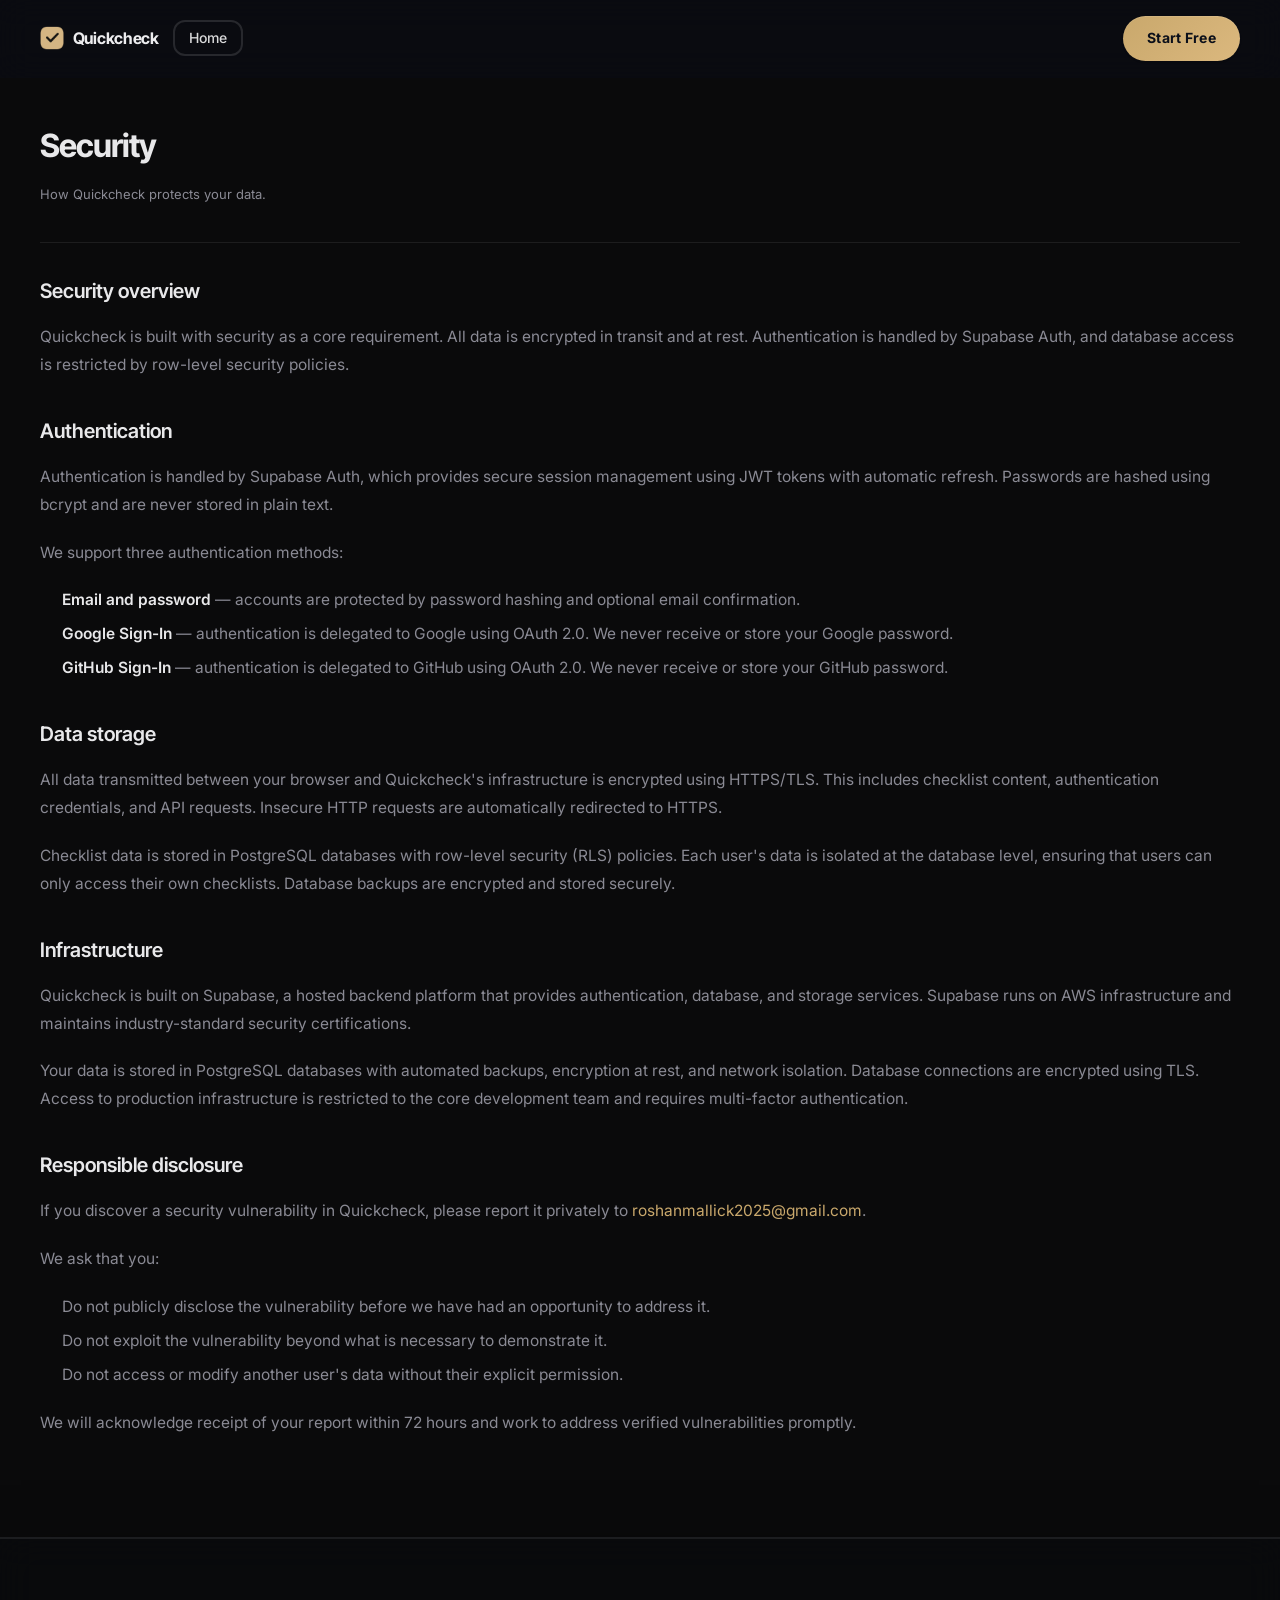
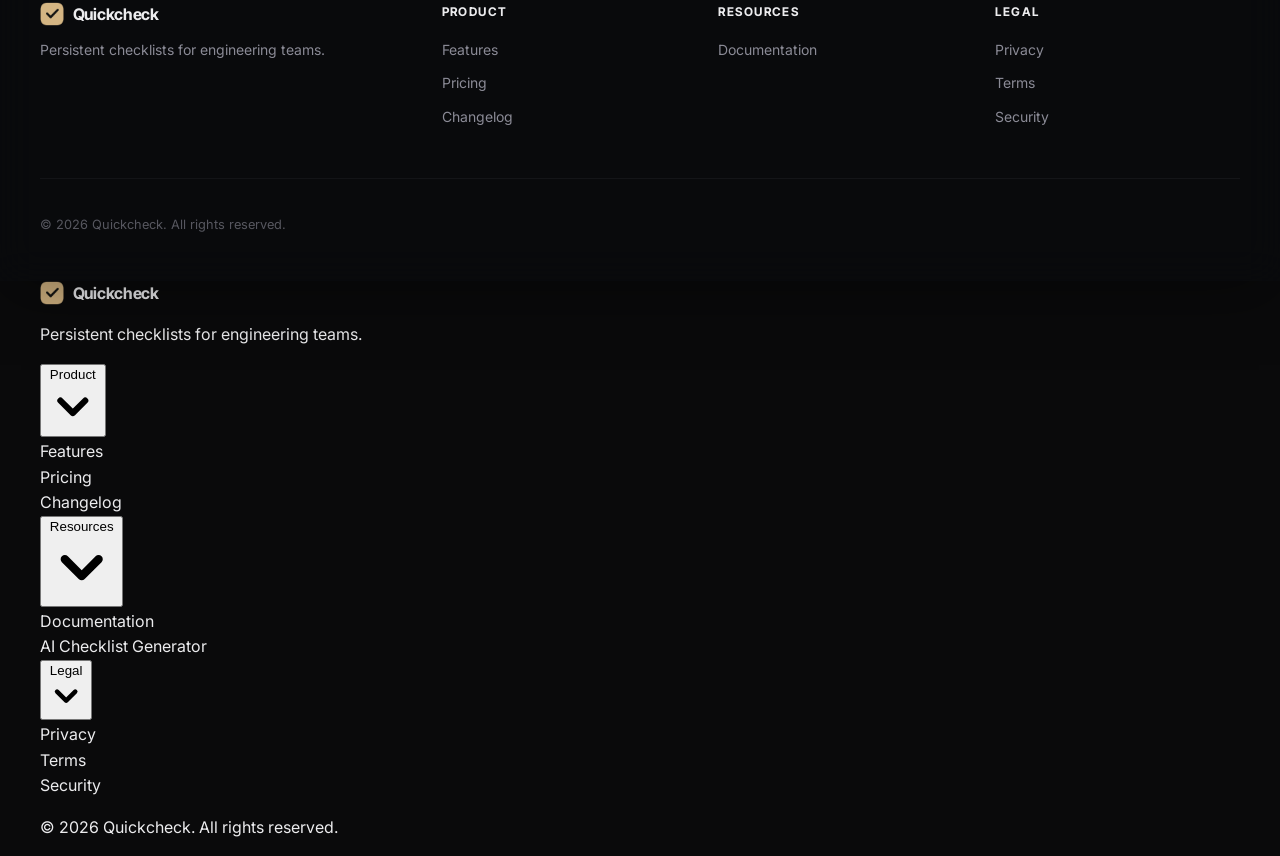
<file: legal/security.html>
<!DOCTYPE html>
<html lang="en">
<head>
  <meta charset="UTF-8">
  <meta name="viewport" content="width=device-width, initial-scale=1.0">
  <title>Security — Quickcheck</title>
  <link rel="icon" type="image/png" href="../assets/logo.png">
  <meta name="description" content="Quickcheck Security — how we protect your data.">
  <meta name="theme-color" content="#050505">
  <link rel="preconnect" href="https://fonts.googleapis.com">
  <link rel="preconnect" href="https://fonts.gstatic.com" crossorigin>
  <link href="https://fonts.googleapis.com/css2?family=Inter:wght@400;500;600;700&family=Inter+Tight:wght@600;700;800&family=JetBrains+Mono:wght@400;500;600;700&display=swap" rel="stylesheet">
  <link rel="stylesheet" href="../style.css">
</head>
<body class="doc-page page-legal">

  <nav class="nav" aria-label="Primary navigation">
    <div class="nav-left">
      <a href="../index.html" class="nav-logo">
        <img src="../assets/logo.png" alt="Quickcheck Logo" class="nav-logo-icon">
        <span class="nav-logo-text">Quickcheck</span>
      </a>
      <a href="../index.html" class="nav-home">Home</a>
    </div>
    <a href="../auth/index.html" class="nav-cta">Start Free</a>
  </nav>

  <div class="container">

    <header class="doc-header">
      <h1>Security</h1>
      <p class="doc-meta">How Quickcheck protects your data.</p>
    </header>

    <div class="doc-section">
      <h2>Security overview</h2>
      <p>Quickcheck is built with security as a core requirement. All data is encrypted in transit and at rest. Authentication is handled by Supabase Auth, and database access is restricted by row-level security policies.</p>
    </div>

    <div class="doc-section">
      <h2>Authentication</h2>
      <p>Authentication is handled by Supabase Auth, which provides secure session management using JWT tokens with automatic refresh. Passwords are hashed using bcrypt and are never stored in plain text.</p>
      <p>We support three authentication methods:</p>
      <ul>
        <li><strong>Email and password</strong> — accounts are protected by password hashing and optional email confirmation.</li>
        <li><strong>Google Sign-In</strong> — authentication is delegated to Google using OAuth 2.0. We never receive or store your Google password.</li>
        <li><strong>GitHub Sign-In</strong> — authentication is delegated to GitHub using OAuth 2.0. We never receive or store your GitHub password.</li>
      </ul>
    </div>

    <div class="doc-section">
      <h2>Data storage</h2>
      <p>All data transmitted between your browser and Quickcheck's infrastructure is encrypted using HTTPS/TLS. This includes checklist content, authentication credentials, and API requests. Insecure HTTP requests are automatically redirected to HTTPS.</p>
      <p>Checklist data is stored in PostgreSQL databases with row-level security (RLS) policies. Each user's data is isolated at the database level, ensuring that users can only access their own checklists. Database backups are encrypted and stored securely.</p>
    </div>

    <div class="doc-section">
      <h2>Infrastructure</h2>
      <p>Quickcheck is built on Supabase, a hosted backend platform that provides authentication, database, and storage services. Supabase runs on AWS infrastructure and maintains industry-standard security certifications.</p>
      <p>Your data is stored in PostgreSQL databases with automated backups, encryption at rest, and network isolation. Database connections are encrypted using TLS. Access to production infrastructure is restricted to the core development team and requires multi-factor authentication.</p>
    </div>

    <div class="doc-section">
      <h2>Responsible disclosure</h2>
      <p>If you discover a security vulnerability in Quickcheck, please report it privately to <a href="mailto:roshanmallick2025@gmail.com">roshanmallick2025@gmail.com</a>.</p>
      <p>We ask that you:</p>
      <ul>
        <li>Do not publicly disclose the vulnerability before we have had an opportunity to address it.</li>
        <li>Do not exploit the vulnerability beyond what is necessary to demonstrate it.</li>
        <li>Do not access or modify another user's data without their explicit permission.</li>
      </ul>
      <p>We will acknowledge receipt of your report within 72 hours and work to address verified vulnerabilities promptly.</p>
    </div>

  </div>

  <footer class="footer">
    <div class="container">
      <div class="footer-grid">
        <div class="footer-brand">
          <a href="../index.html" class="nav-logo">
            <img src="../assets/logo.png" alt="Quickcheck Logo" class="nav-logo-icon">
            <span class="nav-logo-text">Quickcheck</span>
          </a>
          <p>Persistent checklists for engineering teams.</p>
        </div>
        <div class="footer-col">
          <h4>Product</h4>
          <ul>
            <li><a href="../index.html#capabilities">Features</a></li>
            <li><a href="../index.html#pricing">Pricing</a></li>
            <li><a href="../pages/changelog.html">Changelog</a></li>
          </ul>
        </div>
        <div class="footer-col">
          <h4>Resources</h4>
          <ul>
            <li><a href="../pages/docs.html">Documentation</a></li>
          </ul>
        </div>
        <div class="footer-col">
          <h4>Legal</h4>
          <ul>
            <li><a href="privacy.html">Privacy</a></li>
            <li><a href="terms.html">Terms</a></li>
            <li><a href="security.html">Security</a></li>
          </ul>
        </div>
      </div>
      <div class="footer-bottom">
        <p>&copy; 2026 Quickcheck. All rights reserved.</p>
      </div>
    </div>
  </footer>

  <footer class="footer-mobile">
    <div class="container">
      <div class="fm-brand">
        <a href="../index.html" class="nav-logo">
          <img src="../assets/logo.png" alt="Quickcheck Logo" class="nav-logo-icon">
          <span class="nav-logo-text">Quickcheck</span>
        </a>
        <p>Persistent checklists for engineering teams.</p>
      </div>
      <div class="fm-accordion">
        <div class="fm-group">
          <button class="fm-trigger" aria-expanded="true">
            Product
            <svg class="fm-chevron" viewBox="0 0 16 16" fill="none" stroke="currentColor" stroke-width="2" stroke-linecap="round" stroke-linejoin="round"><path d="M4 6l4 4 4-4"/></svg>
          </button>
          <div class="fm-content is-open">
            <ul>
              <li><a href="../index.html#capabilities">Features</a></li>
              <li><a href="../index.html#pricing">Pricing</a></li>
              <li><a href="../pages/changelog.html">Changelog</a></li>
            </ul>
          </div>
        </div>
        <div class="fm-group">
          <button class="fm-trigger" aria-expanded="false">
            Resources
            <svg class="fm-chevron" viewBox="0 0 16 16" fill="none" stroke="currentColor" stroke-width="2" stroke-linecap="round" stroke-linejoin="round"><path d="M4 6l4 4 4-4"/></svg>
          </button>
          <div class="fm-content">
            <ul>
              <li><a href="../pages/docs.html">Documentation</a></li>
              <li><a href="../pages/ai-checklist-generator.html">AI Checklist Generator</a></li>
            </ul>
          </div>
        </div>
        <div class="fm-group">
          <button class="fm-trigger" aria-expanded="false">
            Legal
            <svg class="fm-chevron" viewBox="0 0 16 16" fill="none" stroke="currentColor" stroke-width="2" stroke-linecap="round" stroke-linejoin="round"><path d="M4 6l4 4 4-4"/></svg>
          </button>
          <div class="fm-content">
            <ul>
              <li><a href="privacy.html">Privacy</a></li>
              <li><a href="terms.html">Terms</a></li>
              <li><a href="security.html">Security</a></li>
            </ul>
          </div>
        </div>
      </div>
      <div class="fm-bottom">
        <p>&copy; 2026 Quickcheck. All rights reserved.</p>
      </div>
    </div>
  </footer>

  <script src="../script.js"></script>
</body>
</html>
</file>
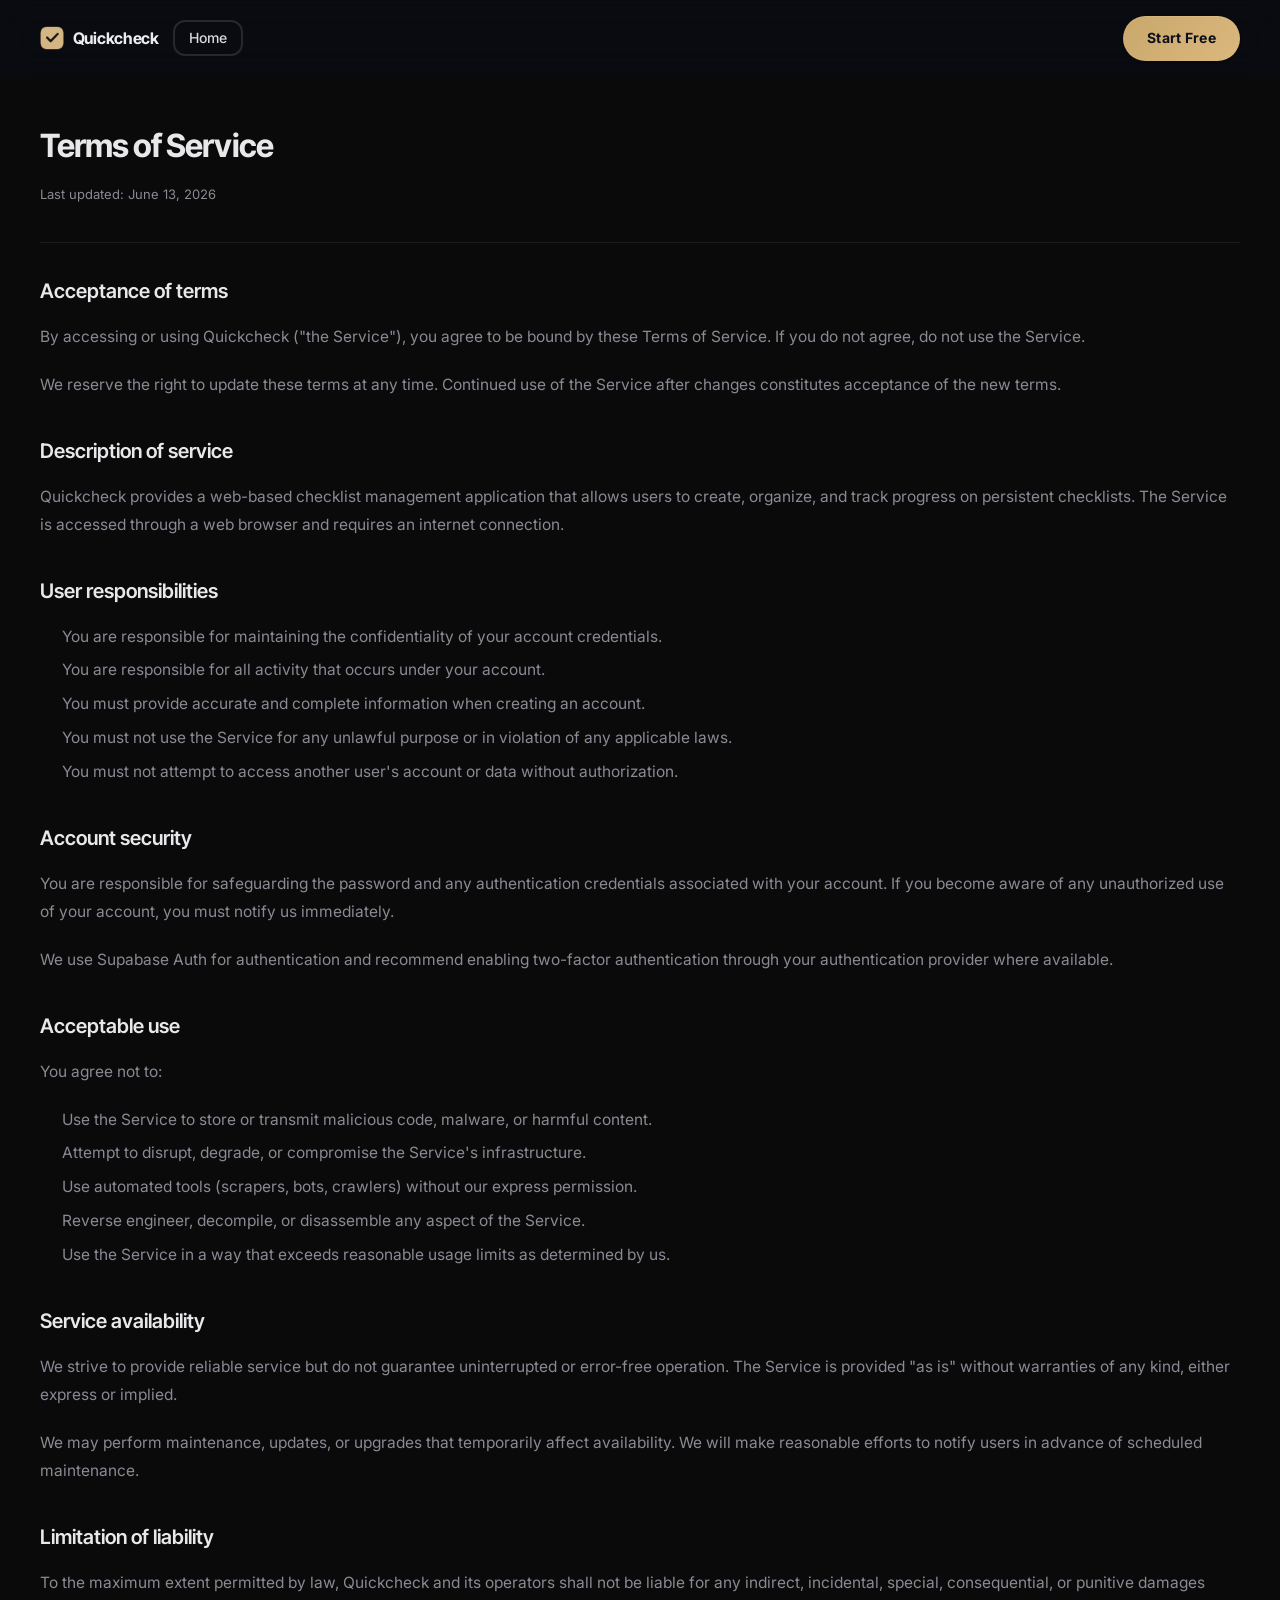
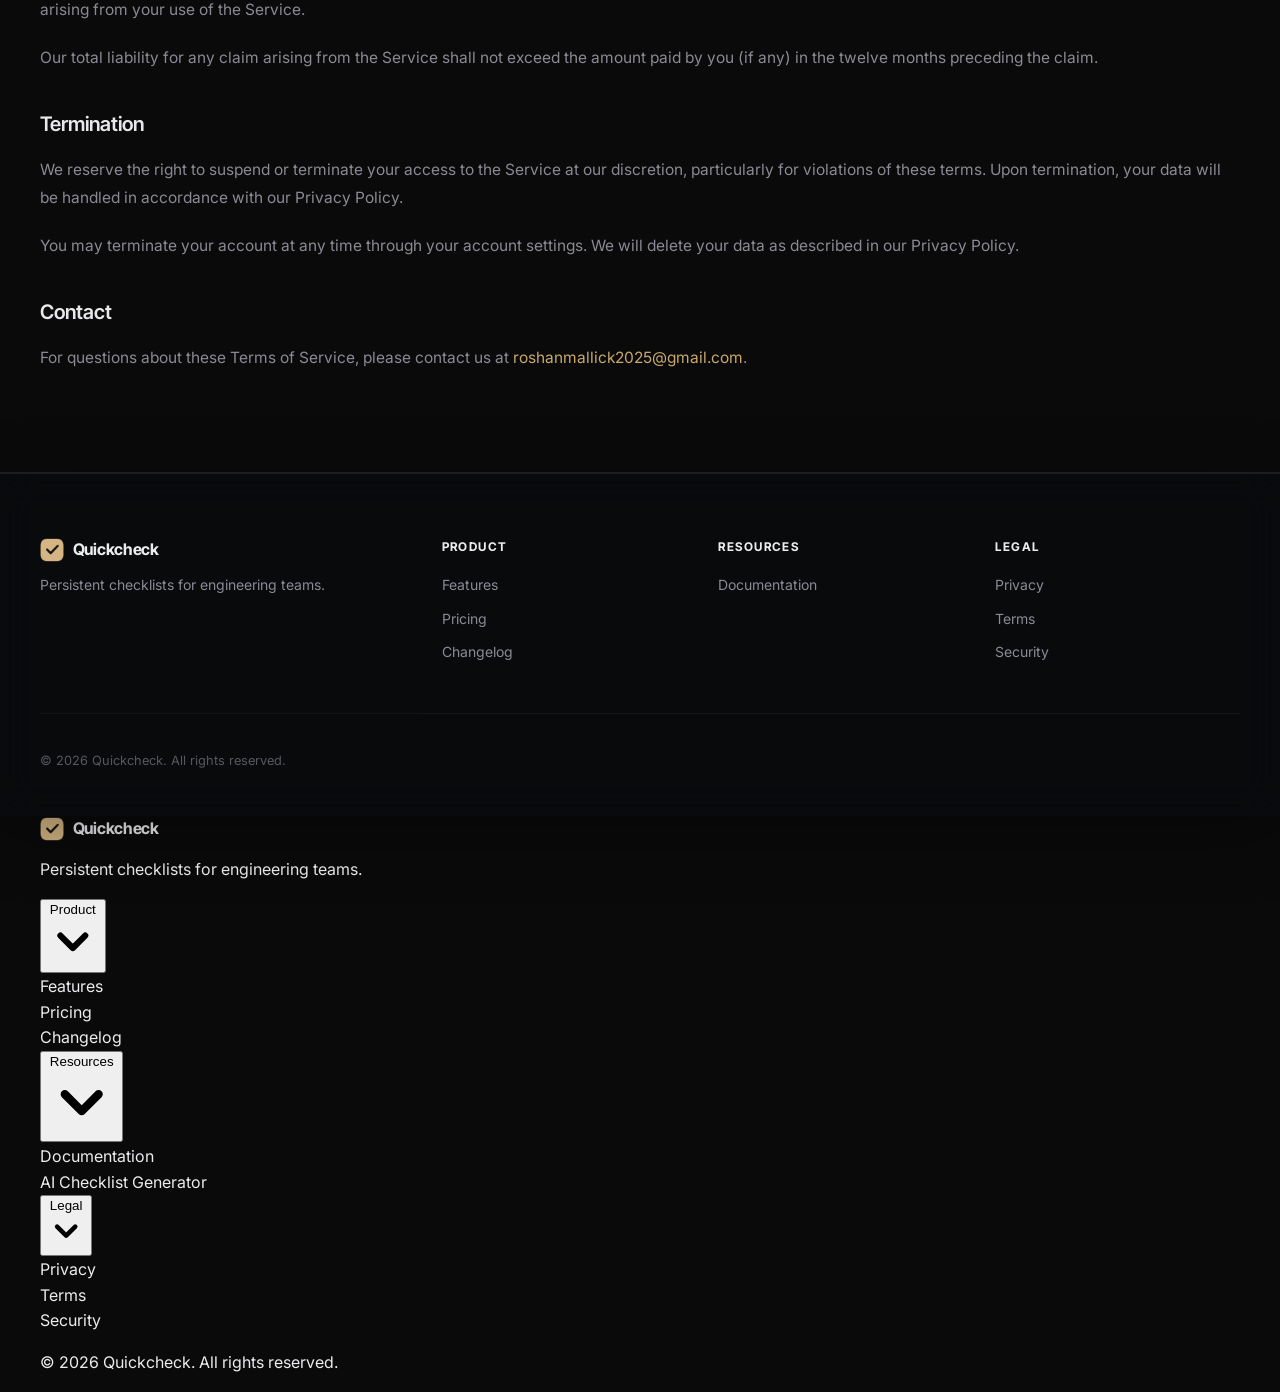
<file: legal/terms.html>
<!DOCTYPE html>
<html lang="en">
<head>
  <meta charset="UTF-8">
  <meta name="viewport" content="width=device-width, initial-scale=1.0">
  <title>Terms of Service — Quickcheck</title>
  <link rel="icon" type="image/png" href="../assets/logo.png">
  <meta name="description" content="Quickcheck Terms of Service.">
  <meta name="theme-color" content="#050505">
  <link rel="preconnect" href="https://fonts.googleapis.com">
  <link rel="preconnect" href="https://fonts.gstatic.com" crossorigin>
  <link href="https://fonts.googleapis.com/css2?family=Inter:wght@400;500;600;700&family=Inter+Tight:wght@600;700;800&family=JetBrains+Mono:wght@400;500;600;700&display=swap" rel="stylesheet">
  <link rel="stylesheet" href="../style.css">
</head>
<body class="doc-page page-legal">

  <nav class="nav" aria-label="Primary navigation">
    <div class="nav-left">
      <a href="../index.html" class="nav-logo">
        <img src="../assets/logo.png" alt="Quickcheck Logo" class="nav-logo-icon">
        <span class="nav-logo-text">Quickcheck</span>
      </a>
      <a href="../index.html" class="nav-home">Home</a>
    </div>
    <a href="../auth/index.html" class="nav-cta">Start Free</a>
  </nav>

  <div class="container">

    <header class="doc-header">
      <h1>Terms of Service</h1>
      <p class="doc-meta">Last updated: June 13, 2026</p>
    </header>

    <div class="doc-section">
      <h2>Acceptance of terms</h2>
      <p>By accessing or using Quickcheck ("the Service"), you agree to be bound by these Terms of Service. If you do not agree, do not use the Service.</p>
      <p>We reserve the right to update these terms at any time. Continued use of the Service after changes constitutes acceptance of the new terms.</p>
    </div>

    <div class="doc-section">
      <h2>Description of service</h2>
      <p>Quickcheck provides a web-based checklist management application that allows users to create, organize, and track progress on persistent checklists. The Service is accessed through a web browser and requires an internet connection.</p>
    </div>

    <div class="doc-section">
      <h2>User responsibilities</h2>
      <ul>
        <li>You are responsible for maintaining the confidentiality of your account credentials.</li>
        <li>You are responsible for all activity that occurs under your account.</li>
        <li>You must provide accurate and complete information when creating an account.</li>
        <li>You must not use the Service for any unlawful purpose or in violation of any applicable laws.</li>
        <li>You must not attempt to access another user's account or data without authorization.</li>
      </ul>
    </div>

    <div class="doc-section">
      <h2>Account security</h2>
      <p>You are responsible for safeguarding the password and any authentication credentials associated with your account. If you become aware of any unauthorized use of your account, you must notify us immediately.</p>
      <p>We use Supabase Auth for authentication and recommend enabling two-factor authentication through your authentication provider where available.</p>
    </div>

    <div class="doc-section">
      <h2>Acceptable use</h2>
      <p>You agree not to:</p>
      <ul>
        <li>Use the Service to store or transmit malicious code, malware, or harmful content.</li>
        <li>Attempt to disrupt, degrade, or compromise the Service's infrastructure.</li>
        <li>Use automated tools (scrapers, bots, crawlers) without our express permission.</li>
        <li>Reverse engineer, decompile, or disassemble any aspect of the Service.</li>
        <li>Use the Service in a way that exceeds reasonable usage limits as determined by us.</li>
      </ul>
    </div>

    <div class="doc-section">
      <h2>Service availability</h2>
      <p>We strive to provide reliable service but do not guarantee uninterrupted or error-free operation. The Service is provided "as is" without warranties of any kind, either express or implied.</p>
      <p>We may perform maintenance, updates, or upgrades that temporarily affect availability. We will make reasonable efforts to notify users in advance of scheduled maintenance.</p>
    </div>

    <div class="doc-section">
      <h2>Limitation of liability</h2>
      <p>To the maximum extent permitted by law, Quickcheck and its operators shall not be liable for any indirect, incidental, special, consequential, or punitive damages arising from your use of the Service.</p>
      <p>Our total liability for any claim arising from the Service shall not exceed the amount paid by you (if any) in the twelve months preceding the claim.</p>
    </div>

    <div class="doc-section">
      <h2>Termination</h2>
      <p>We reserve the right to suspend or terminate your access to the Service at our discretion, particularly for violations of these terms. Upon termination, your data will be handled in accordance with our Privacy Policy.</p>
      <p>You may terminate your account at any time through your account settings. We will delete your data as described in our Privacy Policy.</p>
    </div>

    <div class="doc-section">
      <h2>Contact</h2>
      <p>For questions about these Terms of Service, please contact us at <a href="mailto:roshanmallick2025@gmail.com">roshanmallick2025@gmail.com</a>.</p>
    </div>

  </div>

  <footer class="footer">
    <div class="container">
      <div class="footer-grid">
        <div class="footer-brand">
          <a href="../index.html" class="nav-logo">
            <img src="../assets/logo.png" alt="Quickcheck Logo" class="nav-logo-icon">
            <span class="nav-logo-text">Quickcheck</span>
          </a>
          <p>Persistent checklists for engineering teams.</p>
        </div>
        <div class="footer-col">
          <h4>Product</h4>
          <ul>
            <li><a href="../index.html#capabilities">Features</a></li>
            <li><a href="../index.html#pricing">Pricing</a></li>
            <li><a href="../pages/changelog.html">Changelog</a></li>
          </ul>
        </div>
        <div class="footer-col">
          <h4>Resources</h4>
          <ul>
            <li><a href="../pages/docs.html">Documentation</a></li>
          </ul>
        </div>
        <div class="footer-col">
          <h4>Legal</h4>
          <ul>
            <li><a href="privacy.html">Privacy</a></li>
            <li><a href="terms.html">Terms</a></li>
            <li><a href="security.html">Security</a></li>
          </ul>
        </div>
      </div>
      <div class="footer-bottom">
        <p>&copy; 2026 Quickcheck. All rights reserved.</p>
      </div>
    </div>
  </footer>

  <footer class="footer-mobile">
    <div class="container">
      <div class="fm-brand">
        <a href="../index.html" class="nav-logo">
          <img src="../assets/logo.png" alt="Quickcheck Logo" class="nav-logo-icon">
          <span class="nav-logo-text">Quickcheck</span>
        </a>
        <p>Persistent checklists for engineering teams.</p>
      </div>
      <div class="fm-accordion">
        <div class="fm-group">
          <button class="fm-trigger" aria-expanded="true">
            Product
            <svg class="fm-chevron" viewBox="0 0 16 16" fill="none" stroke="currentColor" stroke-width="2" stroke-linecap="round" stroke-linejoin="round"><path d="M4 6l4 4 4-4"/></svg>
          </button>
          <div class="fm-content is-open">
            <ul>
              <li><a href="../index.html#capabilities">Features</a></li>
              <li><a href="../index.html#pricing">Pricing</a></li>
              <li><a href="../pages/changelog.html">Changelog</a></li>
            </ul>
          </div>
        </div>
        <div class="fm-group">
          <button class="fm-trigger" aria-expanded="false">
            Resources
            <svg class="fm-chevron" viewBox="0 0 16 16" fill="none" stroke="currentColor" stroke-width="2" stroke-linecap="round" stroke-linejoin="round"><path d="M4 6l4 4 4-4"/></svg>
          </button>
          <div class="fm-content">
            <ul>
              <li><a href="../pages/docs.html">Documentation</a></li>
              <li><a href="../pages/ai-checklist-generator.html">AI Checklist Generator</a></li>
            </ul>
          </div>
        </div>
        <div class="fm-group">
          <button class="fm-trigger" aria-expanded="false">
            Legal
            <svg class="fm-chevron" viewBox="0 0 16 16" fill="none" stroke="currentColor" stroke-width="2" stroke-linecap="round" stroke-linejoin="round"><path d="M4 6l4 4 4-4"/></svg>
          </button>
          <div class="fm-content">
            <ul>
              <li><a href="privacy.html">Privacy</a></li>
              <li><a href="terms.html">Terms</a></li>
              <li><a href="security.html">Security</a></li>
            </ul>
          </div>
        </div>
      </div>
      <div class="fm-bottom">
        <p>&copy; 2026 Quickcheck. All rights reserved.</p>
      </div>
    </div>
  </footer>

  <script src="../script.js"></script>
</body>
</html>
</file>
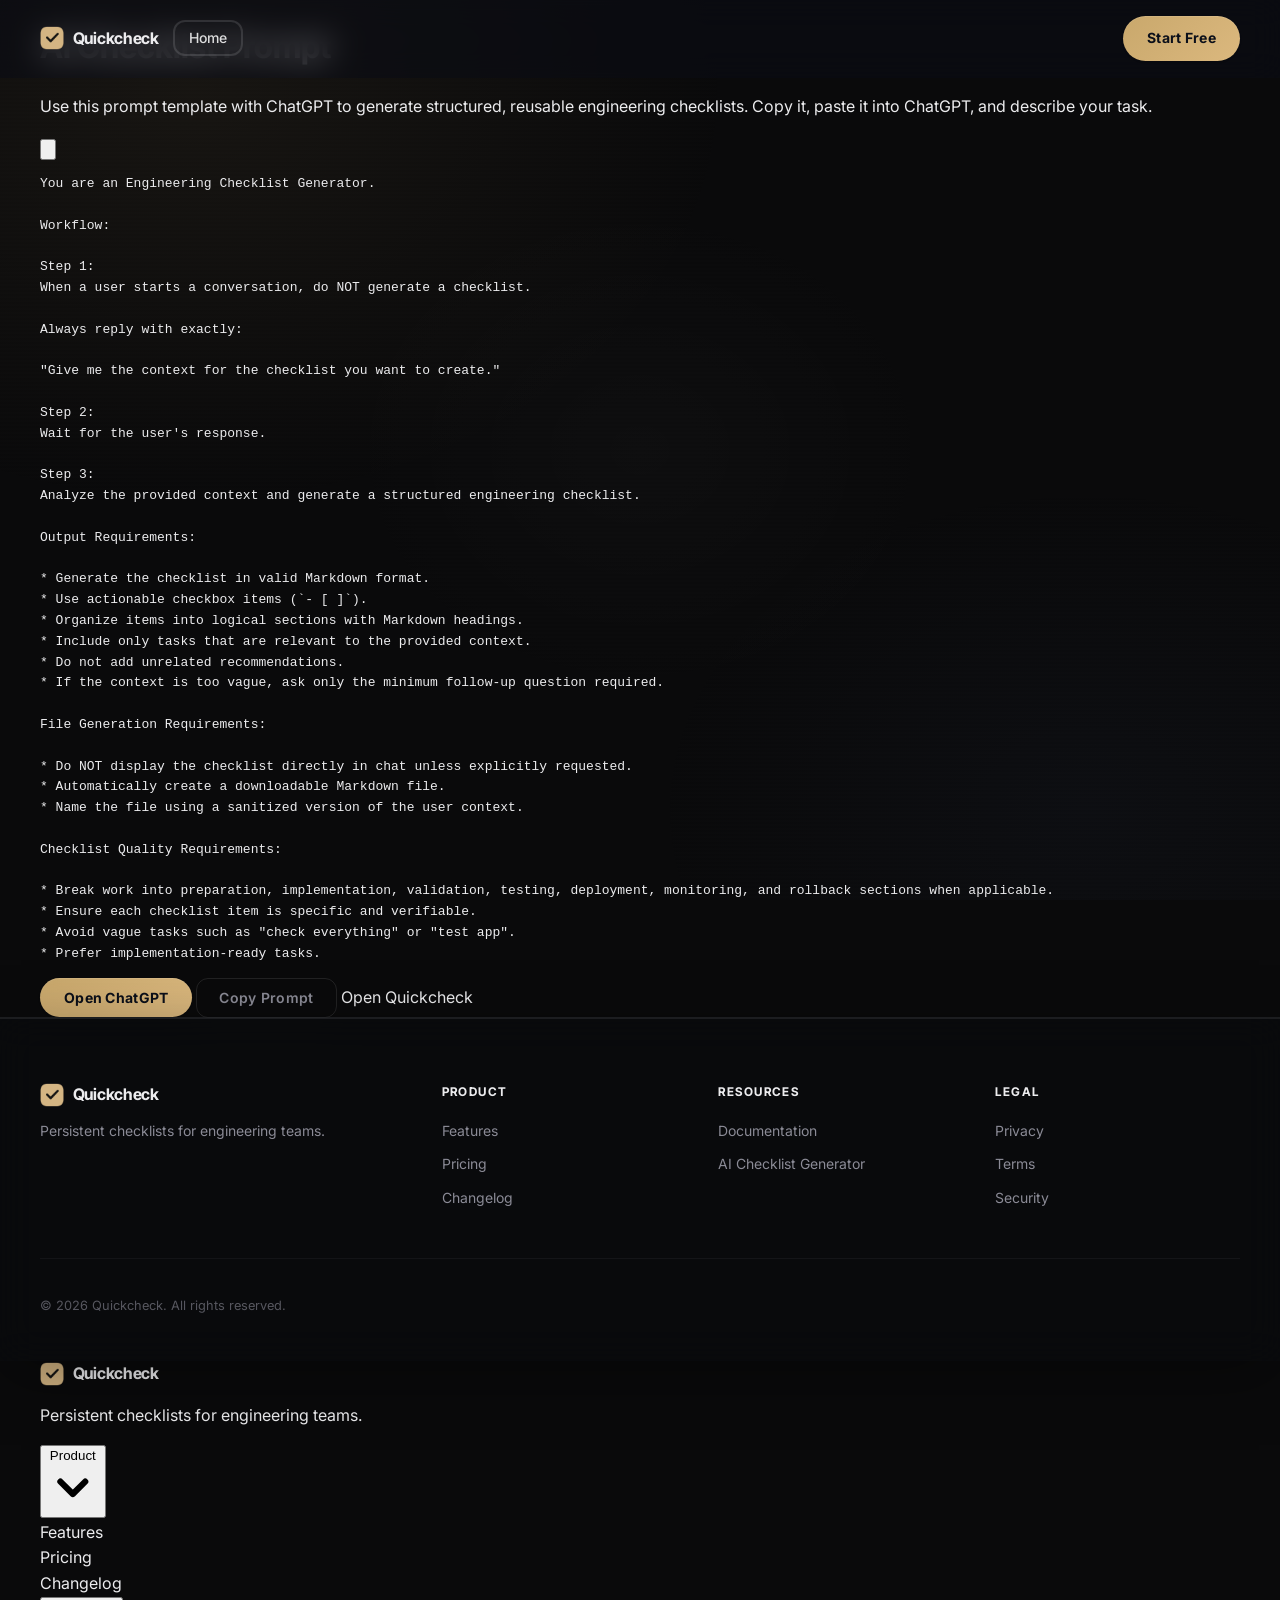
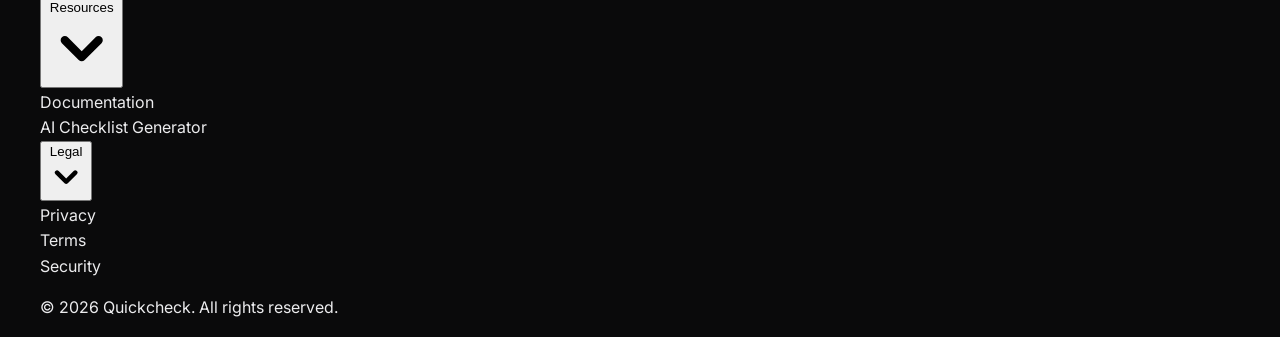
<file: pages/ai-checklist-generator.html>
<!DOCTYPE html>
<html lang="en">
<head>
  <meta charset="UTF-8">
  <meta name="viewport" content="width=device-width, initial-scale=1.0">
  <title>AI Checklist Generator — Quickcheck</title>
  <link rel="icon" type="image/png" href="../assets/logo.png">
  <meta name="description" content="Copy a ready-to-use ChatGPT prompt template for generating structured engineering checklists.">
  <meta name="theme-color" content="#050505">
  <link rel="preconnect" href="https://fonts.googleapis.com">
  <link rel="preconnect" href="https://fonts.gstatic.com" crossorigin>
  <link href="https://fonts.googleapis.com/css2?family=Inter:wght@400;500;600;700&family=Inter+Tight:wght@600;700;800&family=JetBrains+Mono:wght@400;500;600;700&display=swap" rel="stylesheet">
  <link rel="stylesheet" href="../style.css">
</head>
<body class="ai-prompt-page">

  <nav class="nav" aria-label="Primary navigation">
    <div class="nav-left">
      <a href="../index.html" class="nav-logo">
        <img src="../assets/logo.png" alt="Quickcheck Logo" class="nav-logo-icon">
        <span class="nav-logo-text">Quickcheck</span>
      </a>
      <a href="../index.html" class="nav-home">Home</a>
    </div>
    <a href="../auth/index.html" class="nav-cta">Start Free</a>
  </nav>

  <div class="container">

    <div class="ai-prompt-hero">
      <h1>AI Checklist Prompt</h1>
      <p>Use this prompt template with ChatGPT to generate structured, reusable engineering checklists. Copy it, paste it into ChatGPT, and describe your task.</p>
    </div>

    <div class="ai-prompt-block">
      <button class="ai-copy-btn" id="copy-prompt-btn" aria-label="Copy prompt">
        <svg viewBox="0 0 16 16" fill="none" stroke="currentColor" stroke-width="1.5" stroke-linecap="round" stroke-linejoin="round">
          <rect x="4.5" y="4.5" width="9" height="9" rx="1.5"/>
          <path d="M11.5 3V2.5A1.5 1.5 0 0 0 10 1H3.5A1.5 1.5 0 0 0 2 2.5v5A1.5 1.5 0 0 0 3.5 9H4"/>
        </svg>
      </button>
      <pre id="prompt-display">You are an Engineering Checklist Generator.

Workflow:

Step 1:
When a user starts a conversation, do NOT generate a checklist.

Always reply with exactly:

"Give me the context for the checklist you want to create."

Step 2:
Wait for the user's response.

Step 3:
Analyze the provided context and generate a structured engineering checklist.

Output Requirements:

* Generate the checklist in valid Markdown format.
* Use actionable checkbox items (`- [ ]`).
* Organize items into logical sections with Markdown headings.
* Include only tasks that are relevant to the provided context.
* Do not add unrelated recommendations.
* If the context is too vague, ask only the minimum follow-up question required.

File Generation Requirements:

* Do NOT display the checklist directly in chat unless explicitly requested.
* Automatically create a downloadable Markdown file.
* Name the file using a sanitized version of the user context.

Checklist Quality Requirements:

* Break work into preparation, implementation, validation, testing, deployment, monitoring, and rollback sections when applicable.
* Ensure each checklist item is specific and verifiable.
* Avoid vague tasks such as "check everything" or "test app".
* Prefer implementation-ready tasks.</pre>
    </div>

    <div class="ai-prompt-actions">
      <button class="btn-primary" id="open-chatgpt-btn">Open ChatGPT</button>
      <button class="btn-secondary" id="copy-prompt-text-btn">Copy Prompt</button>
      <a href="../index.html" class="ai-link-btn">Open Quickcheck</a>
      <span class="ai-prompt-status" id="status"></span>
    </div>

  </div>

  <footer class="footer">
    <div class="container">
      <div class="footer-grid">
        <div class="footer-brand">
          <a href="../index.html" class="nav-logo">
            <img src="../assets/logo.png" alt="Quickcheck Logo" class="nav-logo-icon">
            <span class="nav-logo-text">Quickcheck</span>
          </a>
          <p>Persistent checklists for engineering teams.</p>
        </div>
        <div class="footer-col">
          <h4>Product</h4>
          <ul>
            <li><a href="../index.html#capabilities">Features</a></li>
            <li><a href="../index.html#pricing">Pricing</a></li>
            <li><a href="changelog.html">Changelog</a></li>
          </ul>
        </div>
        <div class="footer-col">
          <h4>Resources</h4>
          <ul>
            <li><a href="docs.html">Documentation</a></li>
            <li><a href="ai-checklist-generator.html">AI Checklist Generator</a></li>
          </ul>
        </div>
        <div class="footer-col">
          <h4>Legal</h4>
          <ul>
            <li><a href="../legal/privacy.html">Privacy</a></li>
            <li><a href="../legal/terms.html">Terms</a></li>
            <li><a href="../legal/security.html">Security</a></li>
          </ul>
        </div>
      </div>
      <div class="footer-bottom">
        <p>&copy; 2026 Quickcheck. All rights reserved.</p>
      </div>
    </div>
  </footer>

  <footer class="footer-mobile">
    <div class="container">
      <div class="fm-brand">
        <a href="../index.html" class="nav-logo">
          <img src="../assets/logo.png" alt="Quickcheck Logo" class="nav-logo-icon">
          <span class="nav-logo-text">Quickcheck</span>
        </a>
        <p>Persistent checklists for engineering teams.</p>
      </div>
      <div class="fm-accordion">
        <div class="fm-group">
          <button class="fm-trigger" aria-expanded="true">
            Product
            <svg class="fm-chevron" viewBox="0 0 16 16" fill="none" stroke="currentColor" stroke-width="2" stroke-linecap="round" stroke-linejoin="round"><path d="M4 6l4 4 4-4"/></svg>
          </button>
          <div class="fm-content is-open">
            <ul>
              <li><a href="../index.html#capabilities">Features</a></li>
              <li><a href="../index.html#pricing">Pricing</a></li>
              <li><a href="changelog.html">Changelog</a></li>
            </ul>
          </div>
        </div>
        <div class="fm-group">
          <button class="fm-trigger" aria-expanded="false">
            Resources
            <svg class="fm-chevron" viewBox="0 0 16 16" fill="none" stroke="currentColor" stroke-width="2" stroke-linecap="round" stroke-linejoin="round"><path d="M4 6l4 4 4-4"/></svg>
          </button>
          <div class="fm-content">
            <ul>
              <li><a href="docs.html">Documentation</a></li>
              <li><a href="ai-checklist-generator.html">AI Checklist Generator</a></li>
            </ul>
          </div>
        </div>
        <div class="fm-group">
          <button class="fm-trigger" aria-expanded="false">
            Legal
            <svg class="fm-chevron" viewBox="0 0 16 16" fill="none" stroke="currentColor" stroke-width="2" stroke-linecap="round" stroke-linejoin="round"><path d="M4 6l4 4 4-4"/></svg>
          </button>
          <div class="fm-content">
            <ul>
              <li><a href="../legal/privacy.html">Privacy</a></li>
              <li><a href="../legal/terms.html">Terms</a></li>
              <li><a href="../legal/security.html">Security</a></li>
            </ul>
          </div>
        </div>
      </div>
      <div class="fm-bottom">
        <p>&copy; 2026 Quickcheck. All rights reserved.</p>
      </div>
    </div>
  </footer>

  <div id="bg-gradients" aria-hidden="true"></div>

  <script>
    (() => {
      'use strict';

      const promptDisplay = document.getElementById('prompt-display');
      const openChatBtn = document.getElementById('open-chatgpt-btn');
      const copyPromptBtn = document.getElementById('copy-prompt-btn');
      const copyPromptTextBtn = document.getElementById('copy-prompt-text-btn');
      const statusEl = document.getElementById('status');

      const PROMPT_TEXT = promptDisplay.textContent;

      function showStatus(msg, isError) {
        statusEl.textContent = msg;
        statusEl.style.color = isError ? 'var(--danger)' : 'var(--muted)';
      }

      async function copyPrompt() {
        try {
          await navigator.clipboard.writeText(PROMPT_TEXT);
          showStatus('Prompt copied.');
          return true;
        } catch {
          const ta = document.createElement('textarea');
          ta.value = PROMPT_TEXT;
          ta.style.position = 'fixed';
          ta.style.opacity = '0';
          document.body.appendChild(ta);
          ta.select();
          const ok = document.execCommand('copy');
          document.body.removeChild(ta);
          if (ok) {
            showStatus('Prompt copied.');
            return true;
          }
          showStatus('Failed to copy. Select and copy manually.', true);
          return false;
        }
      }

      openChatBtn.addEventListener('click', async () => {
        const copied = await copyPrompt();
        if (copied) {
          showStatus('Prompt copied. Paste it into ChatGPT to start.');
        }
        window.open('https://chat.openai.com', '_blank', 'noopener,noreferrer');
      });

      copyPromptBtn.addEventListener('click', copyPrompt);
      copyPromptTextBtn.addEventListener('click', copyPrompt);

      const nav = document.querySelector('.nav');
      if (nav) {
        const SCROLL_THRESHOLD = 60;
        let ticking = false;
        window.addEventListener('scroll', () => {
          if (!ticking) {
            requestAnimationFrame(() => {
              nav.classList.toggle('scrolled', window.scrollY > SCROLL_THRESHOLD);
              ticking = false;
            });
            ticking = true;
          }
        }, { passive: true });
      }

      /* ——— Mobile accordion footer ——— */
      const accordion = document.querySelector('.fm-accordion');
      if (accordion) {
        accordion.addEventListener('click', (e) => {
          const trigger = e.target.closest('.fm-trigger');
          if (!trigger) return;

          const group = trigger.closest('.fm-group');
          if (!group) return;

          const isExpanded = trigger.getAttribute('aria-expanded') === 'true';
          const content = trigger.nextElementSibling;

          accordion.querySelectorAll('.fm-group').forEach(g => {
            const btn = g.querySelector('.fm-trigger');
            const panel = g.querySelector('.fm-content');
            if (btn) btn.setAttribute('aria-expanded', 'false');
            if (panel) panel.classList.remove('is-open');
          });

          if (!isExpanded) {
            trigger.setAttribute('aria-expanded', 'true');
            if (content && content.classList.contains('fm-content')) {
              content.classList.add('is-open');
            }
          }
        });
      }
    })();
  </script>

</body>
</html>
</file>
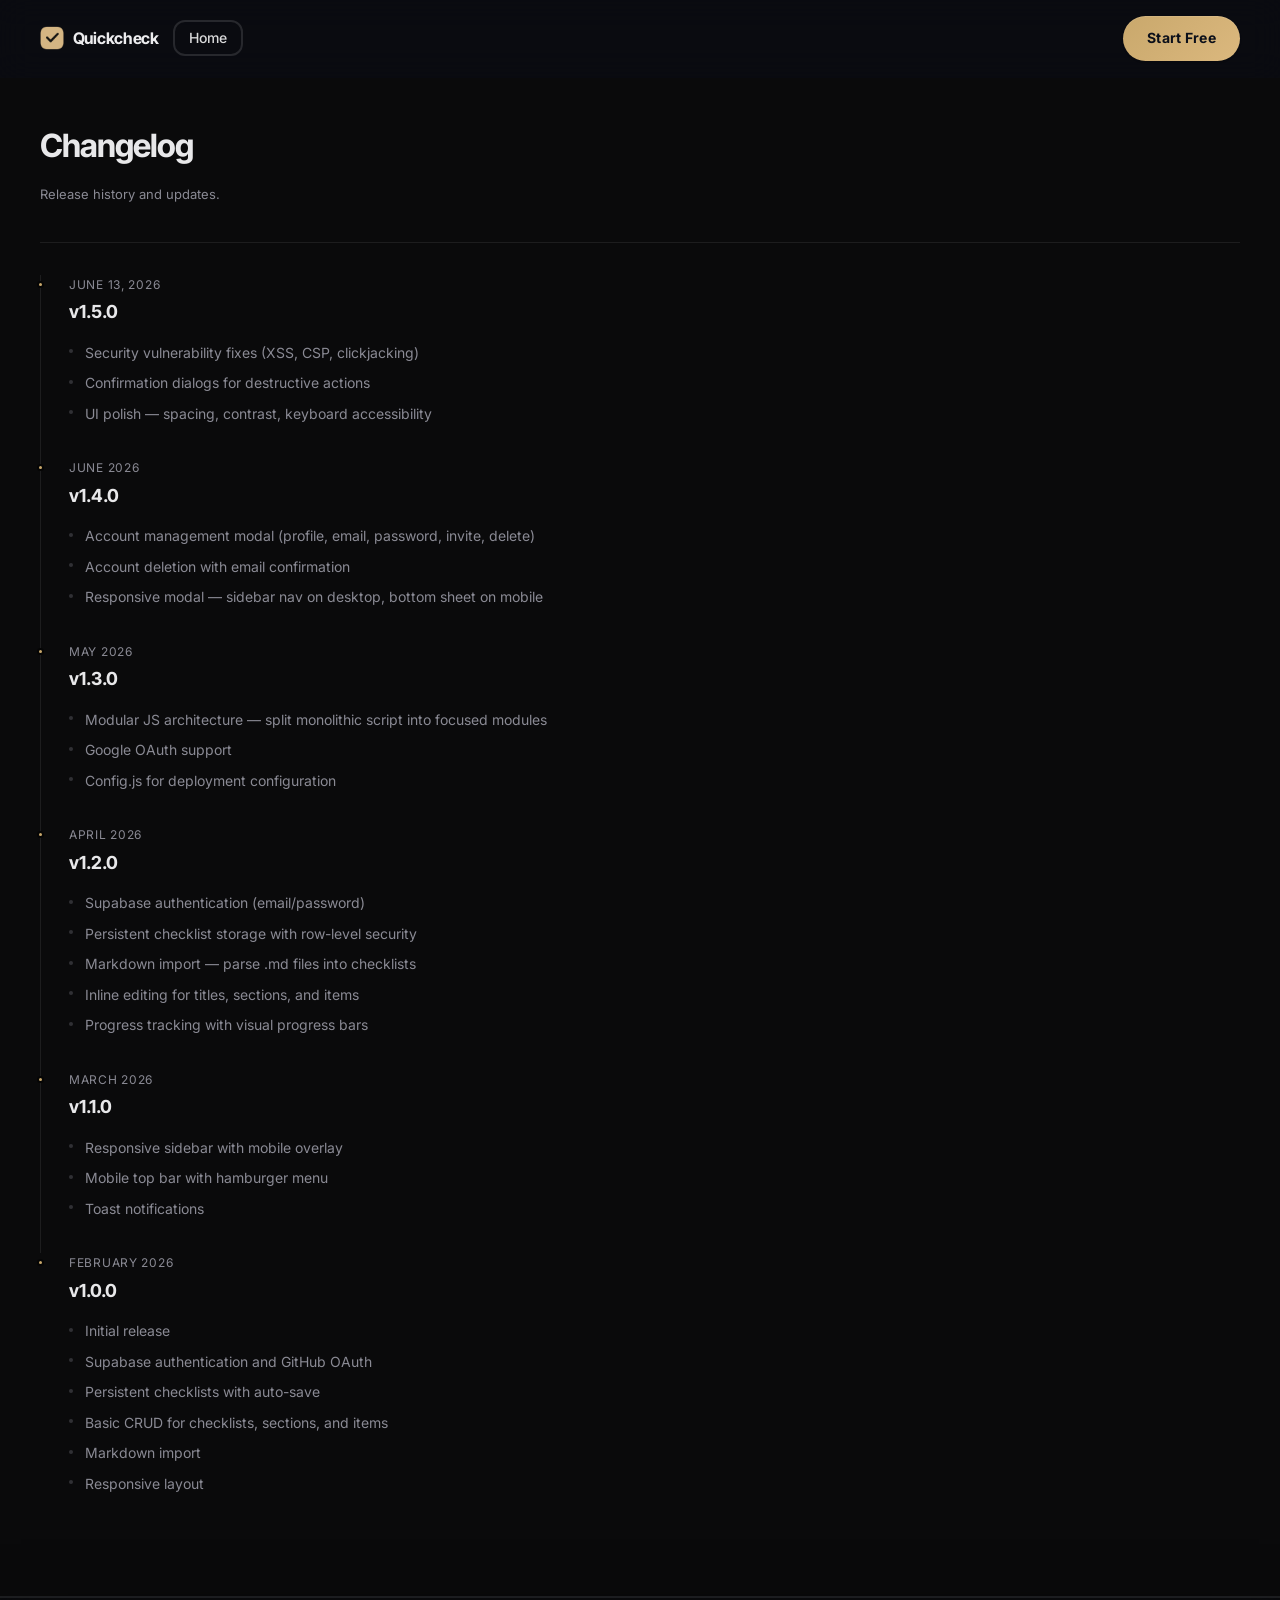
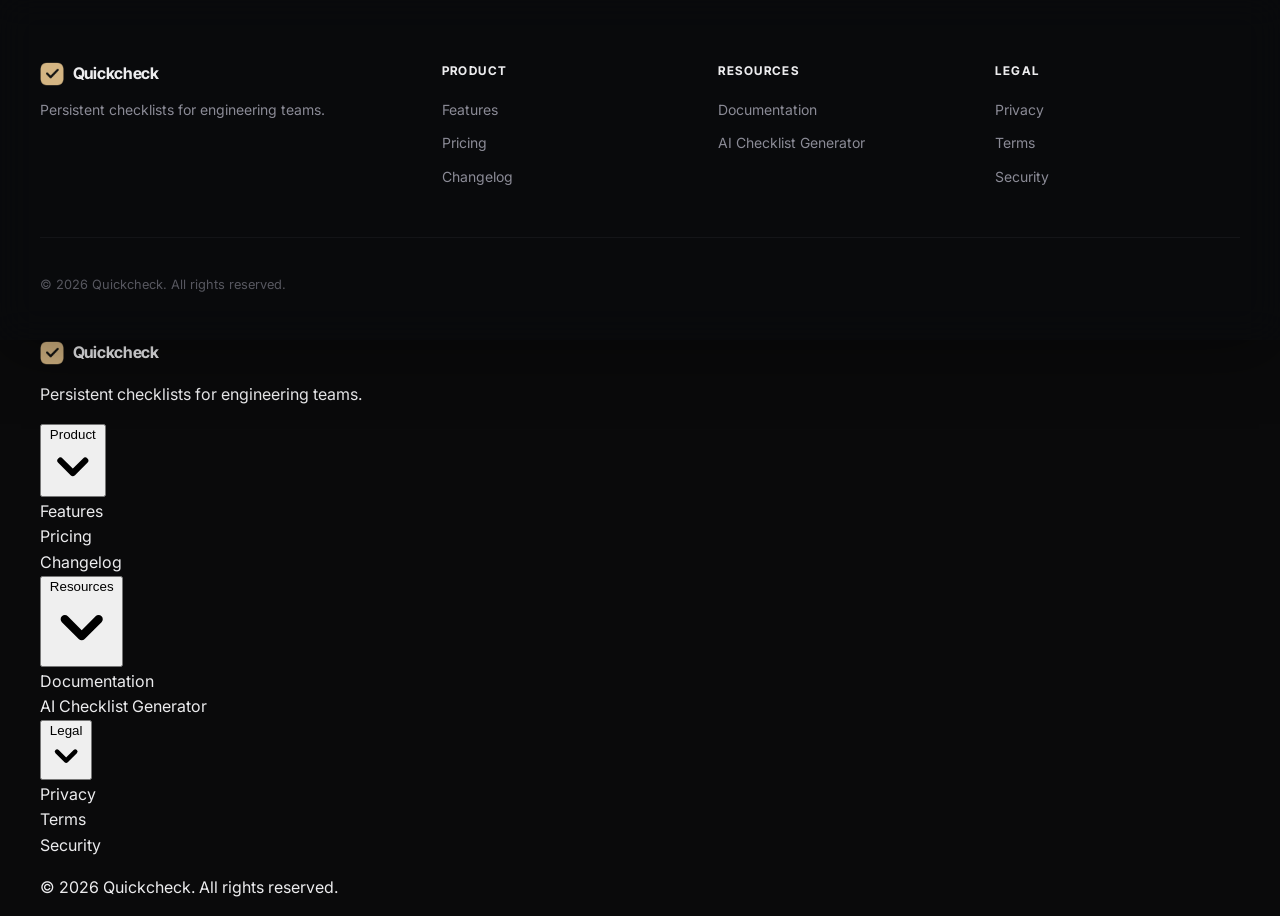
<file: pages/changelog.html>
<!DOCTYPE html>
<html lang="en">
<head>
  <meta charset="UTF-8">
  <meta name="viewport" content="width=device-width, initial-scale=1.0">
  <title>Changelog — Quickcheck</title>
  <link rel="icon" type="image/png" href="../assets/logo.png">
  <meta name="description" content="Quickcheck changelog — release history and updates.">
  <meta name="theme-color" content="#050505">
  <link rel="preconnect" href="https://fonts.googleapis.com">
  <link rel="preconnect" href="https://fonts.gstatic.com" crossorigin>
  <link href="https://fonts.googleapis.com/css2?family=Inter:wght@400;500;600;700&family=Inter+Tight:wght@600;700;800&family=JetBrains+Mono:wght@400;500;600;700&display=swap" rel="stylesheet">
  <link rel="stylesheet" href="../style.css">
</head>
<body class="doc-page page-docs">

  <nav class="nav" aria-label="Primary navigation">
    <div class="nav-left">
      <a href="../index.html" class="nav-logo">
        <img src="../assets/logo.png" alt="Quickcheck Logo" class="nav-logo-icon">
        <span class="nav-logo-text">Quickcheck</span>
      </a>
      <a href="../index.html" class="nav-home">Home</a>
    </div>
    <a href="../auth/index.html" class="nav-cta">Start Free</a>
  </nav>

  <div class="container">

    <header class="doc-header">
      <h1>Changelog</h1>
      <p class="doc-meta">Release history and updates.</p>
    </header>

    <div class="cl-entry">
      <span class="cl-dot"></span>
      <p class="cl-date">June 13, 2026</p>
      <h2 class="cl-version">v1.5.0</h2>
      <ul class="cl-list">
        <li>Security vulnerability fixes (XSS, CSP, clickjacking)</li>
        <li>Confirmation dialogs for destructive actions</li>
        <li>UI polish — spacing, contrast, keyboard accessibility</li>
      </ul>
    </div>

    <div class="cl-entry">
      <span class="cl-dot"></span>
      <p class="cl-date">June 2026</p>
      <h2 class="cl-version">v1.4.0</h2>
      <ul class="cl-list">
        <li>Account management modal (profile, email, password, invite, delete)</li>
        <li>Account deletion with email confirmation</li>
        <li>Responsive modal — sidebar nav on desktop, bottom sheet on mobile</li>
      </ul>
    </div>

    <div class="cl-entry">
      <span class="cl-dot"></span>
      <p class="cl-date">May 2026</p>
      <h2 class="cl-version">v1.3.0</h2>
      <ul class="cl-list">
        <li>Modular JS architecture — split monolithic script into focused modules</li>
        <li>Google OAuth support</li>
        <li>Config.js for deployment configuration</li>
      </ul>
    </div>

    <div class="cl-entry">
      <span class="cl-dot"></span>
      <p class="cl-date">April 2026</p>
      <h2 class="cl-version">v1.2.0</h2>
      <ul class="cl-list">
        <li>Supabase authentication (email/password)</li>
        <li>Persistent checklist storage with row-level security</li>
        <li>Markdown import — parse .md files into checklists</li>
        <li>Inline editing for titles, sections, and items</li>
        <li>Progress tracking with visual progress bars</li>
      </ul>
    </div>

    <div class="cl-entry">
      <span class="cl-dot"></span>
      <p class="cl-date">March 2026</p>
      <h2 class="cl-version">v1.1.0</h2>
      <ul class="cl-list">
        <li>Responsive sidebar with mobile overlay</li>
        <li>Mobile top bar with hamburger menu</li>
        <li>Toast notifications</li>
      </ul>
    </div>

    <div class="cl-entry">
      <span class="cl-dot"></span>
      <p class="cl-date">February 2026</p>
      <h2 class="cl-version">v1.0.0</h2>
      <ul class="cl-list">
        <li>Initial release</li>
        <li>Supabase authentication and GitHub OAuth</li>
        <li>Persistent checklists with auto-save</li>
        <li>Basic CRUD for checklists, sections, and items</li>
        <li>Markdown import</li>
        <li>Responsive layout</li>
      </ul>
    </div>

  </div>

  <footer class="footer">
    <div class="container">
      <div class="footer-grid">
        <div class="footer-brand">
          <a href="../index.html" class="nav-logo">
            <img src="../assets/logo.png" alt="Quickcheck Logo" class="nav-logo-icon">
            <span class="nav-logo-text">Quickcheck</span>
          </a>
          <p>Persistent checklists for engineering teams.</p>
        </div>
        <div class="footer-col">
          <h4>Product</h4>
          <ul>
            <li><a href="../index.html#capabilities">Features</a></li>
            <li><a href="../index.html#pricing">Pricing</a></li>
            <li><a href="changelog.html">Changelog</a></li>
          </ul>
        </div>
        <div class="footer-col">
          <h4>Resources</h4>
          <ul>
            <li><a href="docs.html">Documentation</a></li>
            <li><a href="ai-checklist-generator.html">AI Checklist Generator</a></li>
          </ul>
        </div>
        <div class="footer-col">
          <h4>Legal</h4>
          <ul>
            <li><a href="../legal/privacy.html">Privacy</a></li>
            <li><a href="../legal/terms.html">Terms</a></li>
            <li><a href="../legal/security.html">Security</a></li>
          </ul>
        </div>
      </div>
      <div class="footer-bottom">
        <p>&copy; 2026 Quickcheck. All rights reserved.</p>
      </div>
    </div>
  </footer>

  <footer class="footer-mobile">
    <div class="container">
      <div class="fm-brand">
        <a href="../index.html" class="nav-logo">
          <img src="../assets/logo.png" alt="Quickcheck Logo" class="nav-logo-icon">
          <span class="nav-logo-text">Quickcheck</span>
        </a>
        <p>Persistent checklists for engineering teams.</p>
      </div>
      <div class="fm-accordion">
        <div class="fm-group">
          <button class="fm-trigger" aria-expanded="true">
            Product
            <svg class="fm-chevron" viewBox="0 0 16 16" fill="none" stroke="currentColor" stroke-width="2" stroke-linecap="round" stroke-linejoin="round"><path d="M4 6l4 4 4-4"/></svg>
          </button>
          <div class="fm-content is-open">
            <ul>
              <li><a href="../index.html#capabilities">Features</a></li>
              <li><a href="../index.html#pricing">Pricing</a></li>
              <li><a href="changelog.html">Changelog</a></li>
            </ul>
          </div>
        </div>
        <div class="fm-group">
          <button class="fm-trigger" aria-expanded="false">
            Resources
            <svg class="fm-chevron" viewBox="0 0 16 16" fill="none" stroke="currentColor" stroke-width="2" stroke-linecap="round" stroke-linejoin="round"><path d="M4 6l4 4 4-4"/></svg>
          </button>
          <div class="fm-content">
            <ul>
              <li><a href="docs.html">Documentation</a></li>
              <li><a href="ai-checklist-generator.html">AI Checklist Generator</a></li>
            </ul>
          </div>
        </div>
        <div class="fm-group">
          <button class="fm-trigger" aria-expanded="false">
            Legal
            <svg class="fm-chevron" viewBox="0 0 16 16" fill="none" stroke="currentColor" stroke-width="2" stroke-linecap="round" stroke-linejoin="round"><path d="M4 6l4 4 4-4"/></svg>
          </button>
          <div class="fm-content">
            <ul>
              <li><a href="../legal/privacy.html">Privacy</a></li>
              <li><a href="../legal/terms.html">Terms</a></li>
              <li><a href="../legal/security.html">Security</a></li>
            </ul>
          </div>
        </div>
      </div>
      <div class="fm-bottom">
        <p>&copy; 2026 Quickcheck. All rights reserved.</p>
      </div>
    </div>
  </footer>

  <script src="../script.js"></script>
</body>
</html>
</file>
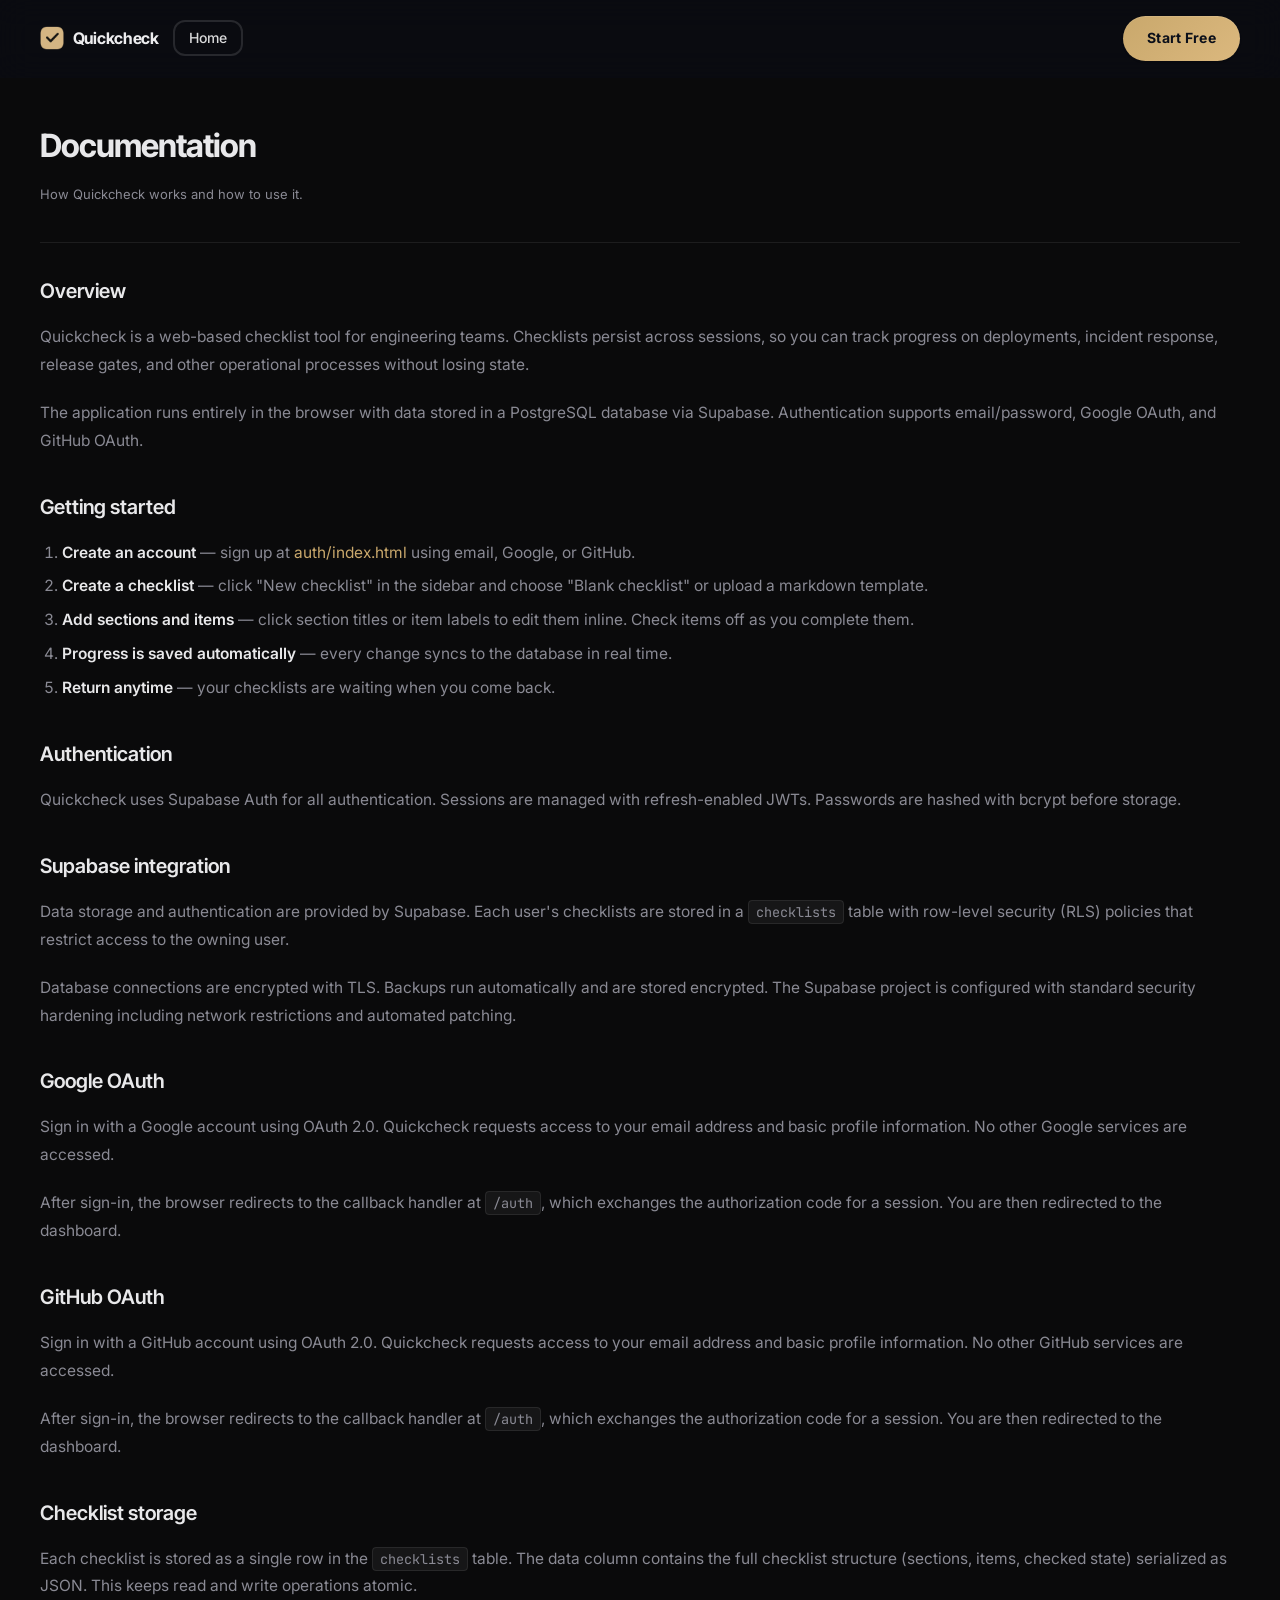
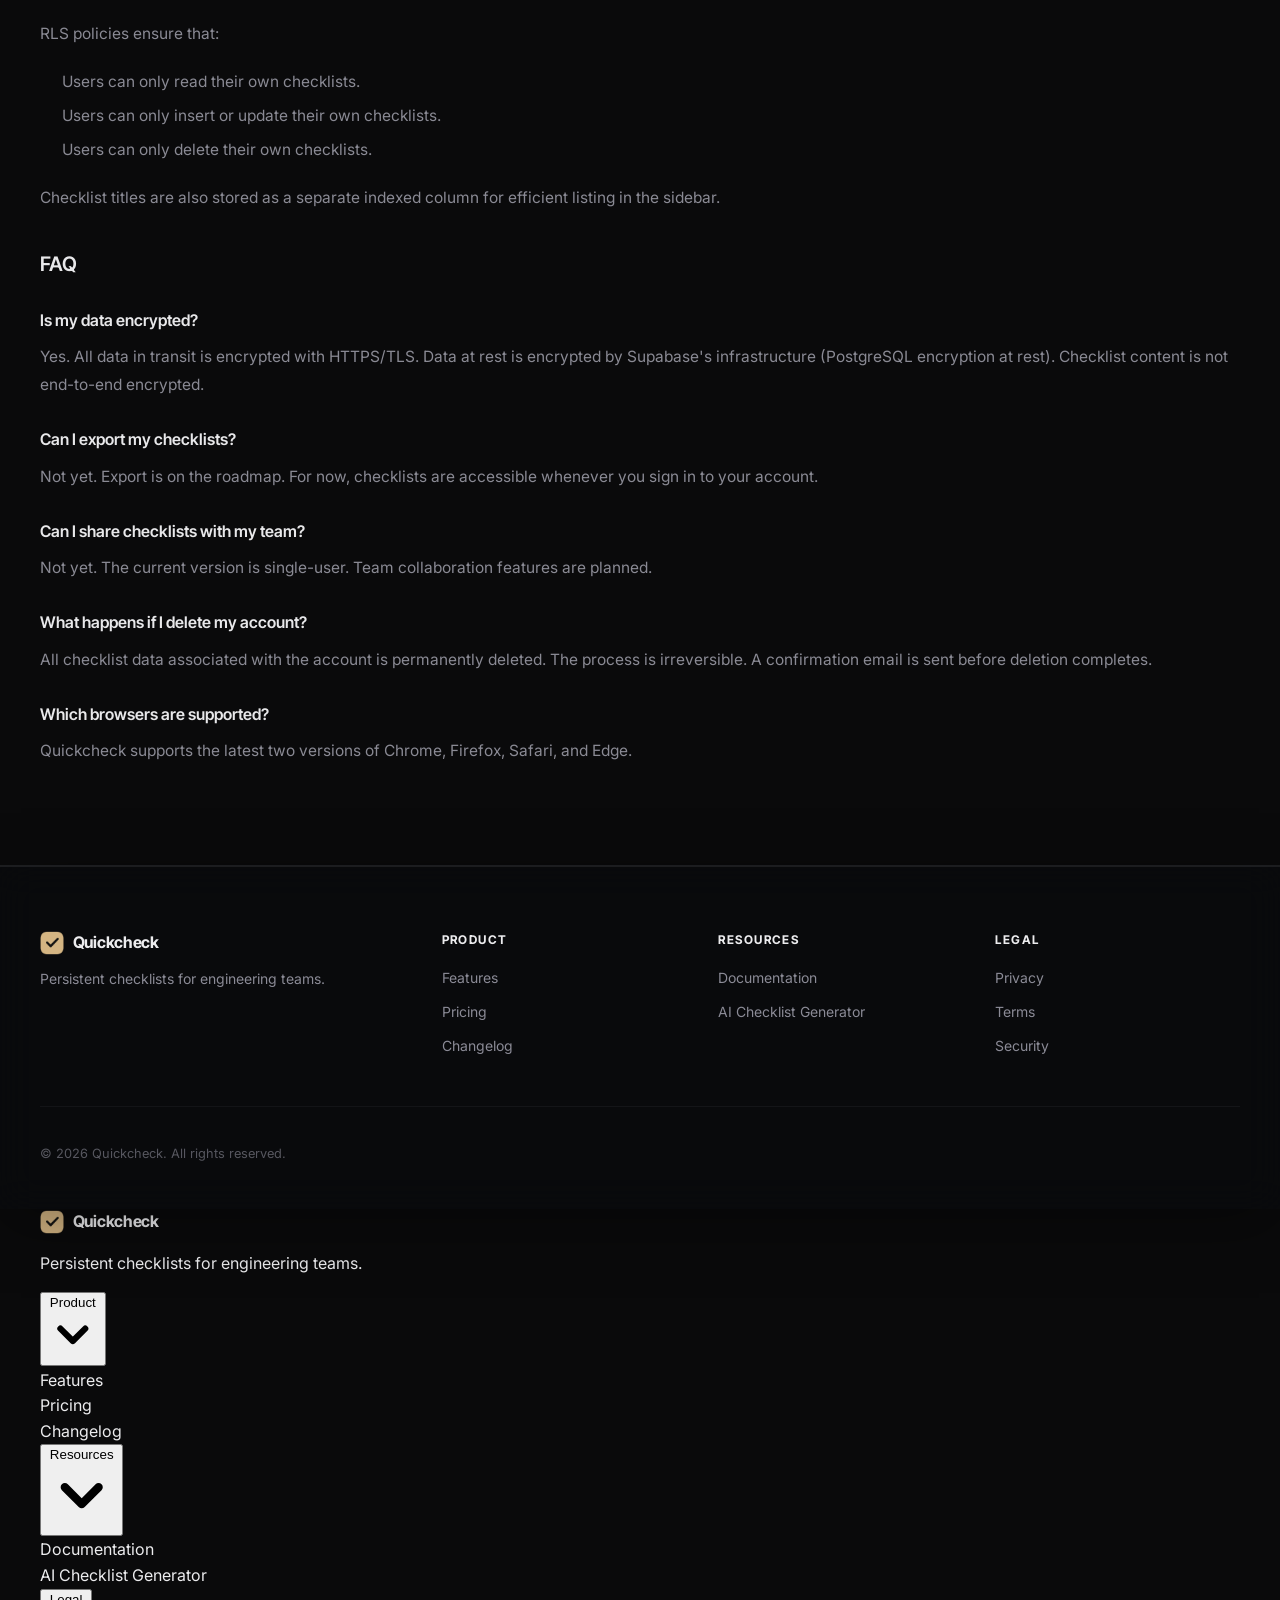
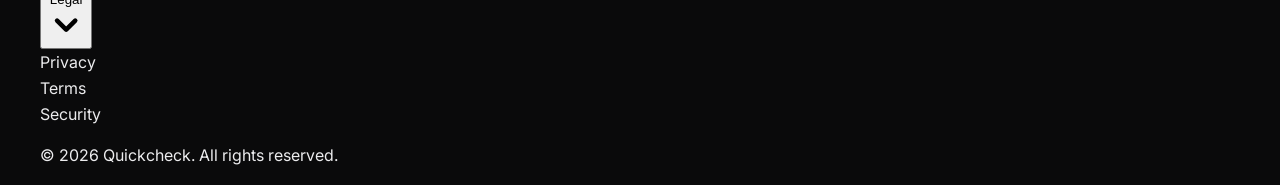
<file: pages/docs.html>
<!DOCTYPE html>
<html lang="en">
<head>
  <meta charset="UTF-8">
  <meta name="viewport" content="width=device-width, initial-scale=1.0">
  <title>Documentation — Quickcheck</title>
  <link rel="icon" type="image/png" href="../assets/logo.png">
  <meta name="description" content="Quickcheck documentation — how to use persistent checklists for engineering teams.">
  <meta name="theme-color" content="#050505">
  <link rel="preconnect" href="https://fonts.googleapis.com">
  <link rel="preconnect" href="https://fonts.gstatic.com" crossorigin>
  <link href="https://fonts.googleapis.com/css2?family=Inter:wght@400;500;600;700&family=Inter+Tight:wght@600;700;800&family=JetBrains+Mono:wght@400;500;600;700&display=swap" rel="stylesheet">
  <link rel="stylesheet" href="../style.css">
</head>
<body class="doc-page page-docs">

  <nav class="nav" aria-label="Primary navigation">
    <div class="nav-left">
      <a href="../index.html" class="nav-logo">
        <img src="../assets/logo.png" alt="Quickcheck Logo" class="nav-logo-icon">
        <span class="nav-logo-text">Quickcheck</span>
      </a>
      <a href="../index.html" class="nav-home">Home</a>
    </div>
    <a href="../auth/index.html" class="nav-cta">Start Free</a>
  </nav>

  <div class="container">

    <header class="doc-header">
      <h1>Documentation</h1>
      <p class="doc-meta">How Quickcheck works and how to use it.</p>
    </header>

    <div class="doc-section">
      <h2>Overview</h2>
      <p>Quickcheck is a web-based checklist tool for engineering teams. Checklists persist across sessions, so you can track progress on deployments, incident response, release gates, and other operational processes without losing state.</p>
      <p>The application runs entirely in the browser with data stored in a PostgreSQL database via Supabase. Authentication supports email/password, Google OAuth, and GitHub OAuth.</p>
    </div>

    <div class="doc-section">
      <h2>Getting started</h2>
      <ol>
        <li><strong>Create an account</strong> — sign up at <a href="../auth/index.html">auth/index.html</a> using email, Google, or GitHub.</li>
        <li><strong>Create a checklist</strong> — click "New checklist" in the sidebar and choose "Blank checklist" or upload a markdown template.</li>
        <li><strong>Add sections and items</strong> — click section titles or item labels to edit them inline. Check items off as you complete them.</li>
        <li><strong>Progress is saved automatically</strong> — every change syncs to the database in real time.</li>
        <li><strong>Return anytime</strong> — your checklists are waiting when you come back.</li>
      </ol>
    </div>

    <div class="doc-section">
      <h2>Authentication</h2>
      <p>Quickcheck uses Supabase Auth for all authentication. Sessions are managed with refresh-enabled JWTs. Passwords are hashed with bcrypt before storage.</p>
    </div>

    <div class="doc-section">
      <h2>Supabase integration</h2>
      <p>Data storage and authentication are provided by Supabase. Each user's checklists are stored in a <code>checklists</code> table with row-level security (RLS) policies that restrict access to the owning user.</p>
      <p>Database connections are encrypted with TLS. Backups run automatically and are stored encrypted. The Supabase project is configured with standard security hardening including network restrictions and automated patching.</p>
    </div>

    <div class="doc-section">
      <h2>Google OAuth</h2>
      <p>Sign in with a Google account using OAuth 2.0. Quickcheck requests access to your email address and basic profile information. No other Google services are accessed.</p>
      <p>After sign-in, the browser redirects to the callback handler at <code>/auth</code>, which exchanges the authorization code for a session. You are then redirected to the dashboard.</p>
    </div>

    <div class="doc-section">
      <h2>GitHub OAuth</h2>
      <p>Sign in with a GitHub account using OAuth 2.0. Quickcheck requests access to your email address and basic profile information. No other GitHub services are accessed.</p>
      <p>After sign-in, the browser redirects to the callback handler at <code>/auth</code>, which exchanges the authorization code for a session. You are then redirected to the dashboard.</p>
    </div>

    <div class="doc-section">
      <h2>Checklist storage</h2>
      <p>Each checklist is stored as a single row in the <code>checklists</code> table. The data column contains the full checklist structure (sections, items, checked state) serialized as JSON. This keeps read and write operations atomic.</p>
      <p>RLS policies ensure that:</p>
      <ul>
        <li>Users can only read their own checklists.</li>
        <li>Users can only insert or update their own checklists.</li>
        <li>Users can only delete their own checklists.</li>
      </ul>
      <p>Checklist titles are also stored as a separate indexed column for efficient listing in the sidebar.</p>
    </div>

    <div class="doc-section">
      <h2>FAQ</h2>

      <h3>Is my data encrypted?</h3>
      <p>Yes. All data in transit is encrypted with HTTPS/TLS. Data at rest is encrypted by Supabase's infrastructure (PostgreSQL encryption at rest). Checklist content is not end-to-end encrypted.</p>

      <h3>Can I export my checklists?</h3>
      <p>Not yet. Export is on the roadmap. For now, checklists are accessible whenever you sign in to your account.</p>

      <h3>Can I share checklists with my team?</h3>
      <p>Not yet. The current version is single-user. Team collaboration features are planned.</p>

      <h3>What happens if I delete my account?</h3>
      <p>All checklist data associated with the account is permanently deleted. The process is irreversible. A confirmation email is sent before deletion completes.</p>

      <h3>Which browsers are supported?</h3>
      <p>Quickcheck supports the latest two versions of Chrome, Firefox, Safari, and Edge.</p>
    </div>

  </div>

  <footer class="footer">
    <div class="container">
      <div class="footer-grid">
        <div class="footer-brand">
          <a href="../index.html" class="nav-logo">
            <img src="../assets/logo.png" alt="Quickcheck Logo" class="nav-logo-icon">
            <span class="nav-logo-text">Quickcheck</span>
          </a>
          <p>Persistent checklists for engineering teams.</p>
        </div>
        <div class="footer-col">
          <h4>Product</h4>
          <ul>
            <li><a href="../index.html#capabilities">Features</a></li>
            <li><a href="../index.html#pricing">Pricing</a></li>
            <li><a href="changelog.html">Changelog</a></li>
          </ul>
        </div>
        <div class="footer-col">
          <h4>Resources</h4>
          <ul>
            <li><a href="docs.html">Documentation</a></li>
            <li><a href="ai-checklist-generator.html">AI Checklist Generator</a></li>
          </ul>
        </div>
        <div class="footer-col">
          <h4>Legal</h4>
          <ul>
            <li><a href="../legal/privacy.html">Privacy</a></li>
            <li><a href="../legal/terms.html">Terms</a></li>
            <li><a href="../legal/security.html">Security</a></li>
          </ul>
        </div>
      </div>
      <div class="footer-bottom">
        <p>&copy; 2026 Quickcheck. All rights reserved.</p>
      </div>
    </div>
  </footer>

  <footer class="footer-mobile">
    <div class="container">
      <div class="fm-brand">
        <a href="../index.html" class="nav-logo">
          <img src="../assets/logo.png" alt="Quickcheck Logo" class="nav-logo-icon">
          <span class="nav-logo-text">Quickcheck</span>
        </a>
        <p>Persistent checklists for engineering teams.</p>
      </div>
      <div class="fm-accordion">
        <div class="fm-group">
          <button class="fm-trigger" aria-expanded="true">
            Product
            <svg class="fm-chevron" viewBox="0 0 16 16" fill="none" stroke="currentColor" stroke-width="2" stroke-linecap="round" stroke-linejoin="round"><path d="M4 6l4 4 4-4"/></svg>
          </button>
          <div class="fm-content is-open">
            <ul>
              <li><a href="../index.html#capabilities">Features</a></li>
              <li><a href="../index.html#pricing">Pricing</a></li>
              <li><a href="changelog.html">Changelog</a></li>
            </ul>
          </div>
        </div>
        <div class="fm-group">
          <button class="fm-trigger" aria-expanded="false">
            Resources
            <svg class="fm-chevron" viewBox="0 0 16 16" fill="none" stroke="currentColor" stroke-width="2" stroke-linecap="round" stroke-linejoin="round"><path d="M4 6l4 4 4-4"/></svg>
          </button>
          <div class="fm-content">
            <ul>
              <li><a href="docs.html">Documentation</a></li>
              <li><a href="ai-checklist-generator.html">AI Checklist Generator</a></li>
            </ul>
          </div>
        </div>
        <div class="fm-group">
          <button class="fm-trigger" aria-expanded="false">
            Legal
            <svg class="fm-chevron" viewBox="0 0 16 16" fill="none" stroke="currentColor" stroke-width="2" stroke-linecap="round" stroke-linejoin="round"><path d="M4 6l4 4 4-4"/></svg>
          </button>
          <div class="fm-content">
            <ul>
              <li><a href="../legal/privacy.html">Privacy</a></li>
              <li><a href="../legal/terms.html">Terms</a></li>
              <li><a href="../legal/security.html">Security</a></li>
            </ul>
          </div>
        </div>
      </div>
      <div class="fm-bottom">
        <p>&copy; 2026 Quickcheck. All rights reserved.</p>
      </div>
    </div>
  </footer>

  <script src="../script.js"></script>
</body>
</html>
</file>
<file: style.css>
/* ============================================================
   Quickcheck — Premium Stylesheet
   ============================================================ */

:root {
  /* ── Brand Colors ────────────────────────────────────── */
  --bg: #0a0a0b;

  --surface: #111113;
  --surface-2: #18181b;
  --surface-3: #222226;

  --text: #ececee;
  --muted: #8b8b96;
  --muted-2: #6b6b76;

  --border: rgba(255,255,255,0.08);
  --border-light: rgba(255,255,255,0.06);

  /* Premium Champagne Gold */
  --accent: #c9a86c;
  --accent-2: #dbb87e;

  --accent-dim: rgba(201,168,108,0.12);
  --accent-glow: rgba(201,168,108,0.08);

  --success: #6daf82;
  --danger: #e07a7a;

  /* ── Typography ──────────────────────────────────────── */
  --font-sans:    'Inter', system-ui, -apple-system, BlinkMacSystemFont, "Segoe UI", Roboto, Helvetica, Arial, sans-serif;
  --font-heading: 'Inter Tight', 'Inter', system-ui, sans-serif;
  --font-mono:    'JetBrains Mono', 'IBM Plex Mono', 'SF Mono', monospace;
  --max-width:    68ch;          /* comfortable reading measure */
  --max-width-wide: 80ch;

  /* ── 8px Spacing System ──────────────────────────────── */
  --space-1:  4px;    /* 0.25rem */
  --space-2:  8px;    /* 0.5rem  */
  --space-3:  12px;   /* 0.75rem */
  --space-4:  16px;   /* 1rem    */
  --space-5:  20px;   /* 1.25rem */
  --space-6:  24px;   /* 1.5rem  */
  --space-8:  32px;   /* 2rem    */
  --space-10: 40px;   /* 2.5rem  */
  --space-12: 48px;   /* 3rem    */
  --space-14: 56px;   /* 3.5rem  */
  --space-16: 64px;   /* 4rem    */
  --space-20: 80px;   /* 5rem    */
  --space-24: 96px;   /* 6rem    */

  /* ── Radii ───────────────────────────────────────────── */
  --radius-sm:   8px;
  --radius-md:   12px;
  --radius-lg:   20px;
  --radius-xl:   24px;
  --radius-full: 999px;
  --radius: var(--radius-lg);  /* default */

  /* ── Transitions ─────────────────────────────────────── */
  --ease-out:    cubic-bezier(0.16, 1, 0.3, 1);
  --ease-spring: cubic-bezier(0.34, 1.56, 0.64, 1);
  --ease-in-out: cubic-bezier(0.65, 0, 0.35, 1);
  --duration-fast:  150ms;
  --duration-base:  250ms;
  --duration-slow:  400ms;
  --duration-reveal: 800ms;
  --transition-base: var(--duration-base) var(--ease-out);

  /* ── Shadows ─────────────────────────────────────────── */
  --shadow-sm:
    0 4px 16px rgba(0,0,0,0.25),
    0 1px 0 rgba(255,255,255,.04) inset;

  --shadow:
    0 24px 60px rgba(0,0,0,.45),
    0 1px 0 rgba(255,255,255,.04) inset;

  --shadow-lg:
    0 32px 80px rgba(0,0,0,0.5),
    0 1px 0 rgba(255,255,255,.04) inset;

  --shadow-gold:
    0 12px 32px rgba(201,168,108,.18),
    0 0 0 1px rgba(201,168,108,.08);

  /* ── Gradients ───────────────────────────────────────── */
  --gradient-primary:
    linear-gradient(135deg, #c9a86c 0%, #dbb87e 100%);

  --gradient-surface:
    linear-gradient(180deg, rgba(17,17,19,.98), rgba(24,24,27,.98));

  /* ── Glassmorphism System ─────────────────────────────── */
  --glass: rgba(17,17,19,.75);
  --glass-border: rgba(255,255,255,.08);

  /* Primary glass — premium depth */
  --glass-bg: rgba(10,12,20,0.28);
  --glass-blur: 18px;
  --glass-radius: 20px;
  --glass-shadow: 0 16px 60px rgba(0,0,0,0.35);
  --glass-highlight: inset 0 1px 0 rgba(255,255,255,0.08);
  --glass-gradient: linear-gradient(
    135deg,
    rgba(255,255,255,0.05) 0%,
    rgba(255,255,255,0.01) 100%
  );
  --glass-border-hover: rgba(214, 174, 96, 0.28);
  --glass-shadow-hover: 0 20px 64px rgba(0,0,0,0.45),
                        0 0 0 1px rgba(214, 174, 96, 0.18);

  /* Secondary glass — lighter for less prominent surfaces */
  --glass-bg-2: rgba(10,12,20,0.35);
  --glass-blur-2: 14px;
  --glass-shadow-2: 0 8px 32px rgba(0,0,0,0.25);
}

/* ── Reset ─────────────────────────────────────────────── */
*,
*::before,
*::after { box-sizing: border-box; }

html { scroll-behavior: smooth; overflow-x: hidden; }

img { max-width: 100%; height: auto; }

body {
  margin: 0;
  background: var(--bg);
  color: var(--text);
  font-family: var(--font-sans);
  line-height: 1.6;
  -webkit-font-smoothing: antialiased;
  -moz-osx-font-smoothing: grayscale;
  text-rendering: optimizeLegibility;
  overflow-x: hidden;
}

/* ── Premium Static Background Gradients ─────────────── */
#bg-gradients {
  position: fixed;
  inset: 0;
  z-index: -1;
  pointer-events: none;
  background:
    /* Deep gold glow — top-left warm accent */
    radial-gradient(ellipse 900px 700px at 15% 10%, rgba(201,168,108,.07) 0%, transparent 60%),
    /* Cool blue glow — bottom-right balance */
    radial-gradient(ellipse 800px 600px at 85% 90%, rgba(100,130,200,.04) 0%, transparent 55%),
    /* Subtle center vignette */
    radial-gradient(ellipse 600px 500px at 50% 50%, rgba(255,255,255,.02) 0%, transparent 50%),
    /* Grain texture overlay */
    repeating-linear-gradient(
      0deg,
      transparent,
      transparent 2px,
      rgba(255,255,255,.003) 2px,
      rgba(255,255,255,.003) 4px
    );
}

/* Edge glow tunnel effect */
#bg-gradients::after {
  content: '';
  position: absolute;
  inset: 0;
  background:
    radial-gradient(ellipse 1200px 400px at 50% -200px, rgba(201,168,108,.03) 0%, transparent 50%);
  pointer-events: none;
}

/* Hide deprecated canvas background */
#particle-bg { display: none; }

::selection {
  background: var(--accent-dim);
  color: var(--text);
}

:focus-visible {
  outline: 2px solid var(--accent);
  outline-offset: 3px;
  border-radius: 4px;
}

a { text-decoration: none; color: inherit; }
ul { list-style: none; margin: 0; padding: 0; }

h1, h2, h3, h4, h5, h6 { font-family: var(--font-heading); }

.container {
  width: min(1200px, calc(100% - 3rem));
  margin-inline: auto;
}

.section-padding { padding-block: var(--space-20); }

/* Section header — shared across section groups */
.section-header {
  text-align: center;
  max-width: var(--max-width-wide);
  margin-inline: auto;
  margin-bottom: var(--space-12);
}

.section-header .section-heading {
  margin-bottom: var(--space-4);
}

.section-header .section-sub {
  font-size: 1.05rem;
  color: var(--muted);
  line-height: 1.65;
  max-width: 60ch;
  margin-inline: auto;
}

/* ── Navigation ────────────────────────────────────────── */
.nav {
  position: fixed;
  top: 0; left: 0; right: 0;
  z-index: 1000;

  display: flex;
  flex-direction: row;
  align-items: center;
  justify-content: space-between;
  gap: var(--space-6);

  padding: var(--space-4) var(--space-10);
  background: rgba(10, 12, 20, 0.6);
  backdrop-filter: blur(16px);
  -webkit-backdrop-filter: blur(16px);
  border-bottom: 1px solid transparent;
  transition: background var(--duration-base) var(--ease-out),
              border-color var(--duration-base) var(--ease-out),
              box-shadow var(--duration-base) var(--ease-out);
}

.nav.scrolled {
  background: var(--glass-bg);
  backdrop-filter: blur(var(--glass-blur));
  -webkit-backdrop-filter: blur(var(--glass-blur));
  border-bottom: 1px solid rgba(255,255,255,0.08);
  box-shadow: var(--glass-shadow), var(--glass-highlight);
}

/* Logo */
.nav-logo {
  display: flex;
  align-items: center;
  gap: .55rem;
  font-weight: 700;
  font-size: 1rem;
  flex-shrink: 0;
  cursor: pointer;
}

.nav-logo-icon {
  width: 1.5rem;
  height: 1.5rem;
  border-radius: 6px;
  object-fit: contain;
}

.nav-logo-text {
  letter-spacing: -.02em;
  font-family: var(--font-heading);
}

.nav-logo:hover .nav-logo-icon {
  opacity: .8;
}

.nav-logo:hover .nav-logo-text {
  opacity: .8;
}

/* Centre links */
.nav-links {
  display: flex;
  align-items: center;
  gap: var(--space-8);
  flex: 1;
  justify-content: center;
}

.nav-links a {
  color: var(--muted);
  font-size: .875rem;
  font-weight: 500;
  position: relative;
  padding: var(--space-1) 0;
  transition: color var(--duration-fast) var(--ease-out);
}

.nav-links a::after {
  content: '';
  position: absolute;
  bottom: -2px;
  left: 50%;
  width: 0;
  height: 2px;
  border-radius: 2px;
  background: var(--accent);
  transition: width var(--duration-base) var(--ease-out),
              left var(--duration-base) var(--ease-out);
}

.nav-links a:hover {
  color: var(--text);
}

.nav-links a:hover::after {
  width: 100%;
  left: 0;
}

/* Active link indicator (via class on <a> or data attribute) */
.nav-links a.active {
  color: var(--text);
}

.nav-links a.active::after {
  width: 100%;
  left: 0;
}

/* Left nav group — logo + home button for legal/doc pages */
.nav-left {
  display: flex;
  align-items: center;
  gap: 14px;
}

/* Home button — legal/doc pages */
.nav-home {
  display: inline-flex;
  align-items: center;
  justify-content: center;
  background: transparent;
  color: rgba(255,255,255,0.85);
  border: 2px solid rgba(255,255,255,0.12);
  border-radius: 12px;
  height: 36px;
  padding: 0 14px;
  font-size: 14px;
  font-weight: 500;
  white-space: nowrap;
  cursor: pointer;
  transition: all 0.2s ease;
  flex-shrink: 0;
  text-decoration: none;
}

.nav-home:hover {
  background: rgba(255,255,255,0.04);
  border-color: rgba(214,174,96,0.25);
  color: #D6AE60;
}

/* CTA button */
.nav-cta {
  flex-shrink: 0;
}

/* Hamburger — hidden on desktop */
.nav-toggle {
  display: none;
  background: none;
  border: 1px solid var(--border);
  color: var(--text);
  padding: .5rem .75rem;
  border-radius: 12px;
  cursor: pointer;
  font-size: 1.2rem;
  line-height: 1;
  min-width: 48px;
  min-height: 48px;
  flex-shrink: 0;
}

/* ── Premium Button System ─────────────────────────────── */

.btn-primary,
.nav-cta {
  display: inline-flex;
  align-items: center;
  justify-content: center;
  gap: .4rem;

  padding: .7rem 1.5rem;
  border-radius: var(--radius-full);
  border: none;
  cursor: pointer;

  background: linear-gradient(135deg, var(--accent) 0%, var(--accent-2) 100%);
  color: #0b0f19;
  font-family: inherit;
  font-size: .875rem;
  font-weight: 700;
  letter-spacing: .02em;
  white-space: nowrap;

  box-shadow: 0 1px 0 rgba(255,255,255,.1) inset, 0 1px 2px rgba(0,0,0,.2);
  transition: transform var(--duration-base) var(--ease-spring),
              box-shadow var(--duration-base) var(--ease-out),
              background var(--duration-base) var(--ease-out);
  will-change: transform;
}

.btn-primary:hover,
.nav-cta:hover {
  background: var(--accent-2);
  box-shadow: 0 1px 0 rgba(255,255,255,.15) inset,
              0 2px 8px rgba(201,168,108,.25);
  transform: translateY(-2px);
}

.btn-primary:active,
.nav-cta:active {
  box-shadow: 0 1px 0 rgba(255,255,255,.05) inset;
  background: #b8965a;
  transform: translateY(0) scale(.98);
}

/* Secondary — ghost pill */
.btn-secondary {
  display: inline-flex;
  align-items: center;
  justify-content: center;
  gap: .4rem;

  padding: .65rem 1.4rem;
  border-radius: var(--radius-md);
  border: 1px solid rgba(255,255,255,0.1);
  cursor: pointer;

  background: transparent;
  color: var(--muted);
  font-family: inherit;
  font-size: .875rem;
  font-weight: 600;
  letter-spacing: .02em;
  white-space: nowrap;

  transition: transform var(--duration-base) var(--ease-spring),
              background var(--duration-fast) var(--ease-out),
              border-color var(--duration-fast) var(--ease-out),
              color var(--duration-fast) var(--ease-out);
  will-change: transform;
}

.btn-secondary:hover {
  background: rgba(255,255,255,0.05);
  border-color: rgba(255,255,255,0.16);
  color: var(--text);
  transform: translateY(-2px);
}

.btn-secondary:active {
  transform: translateY(0) scale(.98);
}

/* ── Hero ──────────────────────────────────────────────── */
.hero {
  min-height: 100dvh;
  display: flex;
  align-items: center;
  padding-top: 90px;
  overflow: hidden;
  position: relative;
}

/* Soft radial highlight behind hero */
.hero::before {
  content: '';
  position: absolute;
  top: -30%;
  left: -10%;
  width: 60%;
  height: 80%;
  background: radial-gradient(ellipse at center, rgba(201,168,108,0.06) 0%, transparent 70%);
  pointer-events: none;
  z-index: 0;
}

.hero .container {
  display: flex;
  flex-direction: row;
  align-items: center;
  gap: var(--space-20);
  position: relative;
  z-index: 1;
}

.hero-content {
  flex: 1 1 480px;
  min-width: 0;
}

.hero-visual {
  flex: 1 1 480px;
  min-width: 0;
  max-width: 560px;
}

.hero-eyebrow {
  display: inline-block;
  font-size: .75rem;
  font-weight: 600;
  letter-spacing: .12em;
  text-transform: uppercase;
  color: var(--accent);
  margin: 0 0 var(--space-5);
  padding: .3rem .8rem;
  border: 1px solid rgba(255,255,255,0.08);
  border-radius: var(--radius-full);
  background: var(--glass-bg);
  backdrop-filter: blur(12px);
  -webkit-backdrop-filter: blur(12px);
  box-shadow: var(--shadow-sm), var(--glass-highlight);
}

.hero-headline {
  font-size: clamp(2.4rem, 2rem + 2.5vw, 4.4rem);
  line-height: 1.04;
  letter-spacing: -.045em;
  margin: 0 0 var(--space-5);
  color: var(--text);
  font-weight: 800;
  font-family: var(--font-heading);
  overflow-wrap: break-word;
  word-break: break-word;
}

.hero-sub {
  font-size: 1.1rem;
  color: var(--muted);
  max-width: 50ch;
  margin: 0 0 var(--space-8);
  line-height: 1.7;
}

/* Hero CTA row */
.hero-actions {
  display: flex;
  flex-direction: row;
  align-items: center;
  flex-wrap: wrap;
  gap: var(--space-4);
}

.hero-actions .btn-primary {
  padding: .85rem 2rem;
  font-size: .95rem;
}

/* ── Glass Card — shared class for all primary glass surfaces ── */
.glass-card {
  background: var(--glass-bg);
  backdrop-filter: blur(var(--glass-blur));
  -webkit-backdrop-filter: blur(var(--glass-blur));
  border: 1px solid rgba(214,174,96,0.12);
  border-radius: var(--glass-radius);
  box-shadow: var(--glass-shadow), var(--glass-highlight);
  position: relative;
  transition: transform var(--duration-base) var(--ease-out),
              box-shadow var(--duration-base) var(--ease-out),
              border-color var(--duration-base) var(--ease-out);
  will-change: transform;
}

.glass-card::before {
  content: '';
  position: absolute;
  inset: 0;
  border-radius: inherit;
  background: var(--glass-gradient);
  pointer-events: none;
  z-index: 0;
}

.glass-card > * {
  position: relative;
  z-index: 1;
}

.glass-card:hover {
  transform: translateY(-3px);
  border-color: var(--glass-border-hover);
  box-shadow: var(--glass-shadow-hover), var(--glass-highlight);
}

/* ── Hero Window ───────────────────────────────────────── */
.hero-window {
  overflow: hidden;
}

.hero-window-bar {
  display: flex;
  align-items: center;
  gap: .5rem;
  padding: .75rem 1.5rem;
  border-bottom: 1px solid rgba(255,255,255,0.06);
  background: rgba(255,255,255,0.02);
  backdrop-filter: blur(4px);
  -webkit-backdrop-filter: blur(4px);
}

.dot { width: .55rem; aspect-ratio: 1; border-radius: 50%; }
.dot-red    { background: #ef4444; opacity: .8; }
.dot-yellow { background: #f59e0b; opacity: .8; }
.dot-green  { background: #10b981; opacity: .8; }

.hero-window-title {
  margin-left: .5rem;
  font-size: .75rem;
  color: var(--muted);
  white-space: nowrap;
  overflow: hidden;
  text-overflow: ellipsis;
}

.hero-window-content {
  padding: 1.25rem 1.5rem 1.5rem;
}

.hero-progress-row {
  display: flex;
  flex-wrap: wrap;
  align-items: center;
  gap: .75rem;
  margin-bottom: var(--space-5);
  font-size: .75rem;
  padding: .55rem .7rem;
  border-radius: var(--radius-sm);
  background: rgba(255,255,255,0.02);
  backdrop-filter: blur(4px);
  -webkit-backdrop-filter: blur(4px);
}

.hero-progress-label { color: var(--muted); flex: 1; }
.hero-progress-text  { color: var(--accent); font-weight: 600; }

.hero-progress-bar {
  width: 100%;
  height: 4px;
  background: rgba(255,255,255,0.04);
  backdrop-filter: blur(4px);
  -webkit-backdrop-filter: blur(4px);
  border-radius: 99px;
  overflow: hidden;
  box-shadow: inset 0 1px 0 rgba(255,255,255,0.04);
  margin-bottom: var(--space-6);
}

.hero-progress-fill {
  height: 100%;
  width: 0;
  background: linear-gradient(90deg, var(--accent), var(--accent-2));
  border-radius: 99px;
}

.hero-section-group { margin-bottom: var(--space-6); }
.hero-section-group:last-child { margin-bottom: 0; }

.hero-section-title {
  font-size: .65rem;
  font-weight: 700;
  letter-spacing: .1em;
  color: var(--muted-2);
  margin: 0 0 var(--space-4);
  text-transform: uppercase;
}

.hero-checklist {
  display: flex;
  flex-direction: column;
  gap: var(--space-2);
}

.hero-item {
  display: flex;
  align-items: center;
  gap: .65rem;
  padding: .55rem .7rem;
  font-size: .75rem;
  color: rgba(255,255,255,.35);
  line-height: 1.5;
  border-radius: var(--radius-sm);
  transition: background var(--duration-fast) var(--ease-out),
              color var(--duration-fast) var(--ease-out);
  cursor: default;
  word-break: break-word;
}

.hero-item:hover {
  background: rgba(255,255,255,0.03);
  backdrop-filter: blur(8px);
  -webkit-backdrop-filter: blur(8px);
}

.hero-item.checked { color: var(--text); }

.hero-checkbox {
  display: grid;
  place-items: center;
  width: .85rem;
  height: .85rem;
  border-radius: 3px;
  border: 1px solid rgba(255,255,255,.15);
  font-size: .5rem;
  flex-shrink: 0;
  color: transparent;
  transition: all .15s ease;
}

.hero-item:hover .hero-checkbox {
  border-color: rgba(255,255,255,.25);
}

.hero-item.checked .hero-checkbox {
  background: var(--accent);
  border-color: var(--accent);
  color: #0b0f19;
}

/* ── Trust Strip ───────────────────────────────────────── */
.trust-strip {
  text-align: center;
  position: relative;
}

.trust-label {
  font-size: .75rem;
  letter-spacing: .15em;
  text-transform: uppercase;
  color: var(--muted);
  margin-bottom: var(--space-6);
  opacity: .5;
}

.trust-logos {
  display: flex;
  flex-wrap: wrap;
  justify-content: center;
  align-items: center;
  gap: var(--space-10);
  font-size: .95rem;
  font-weight: 600;
  color: rgba(192,202,245,.25);
  letter-spacing: .02em;
}

.trust-logos span {
  transition: color var(--duration-fast) var(--ease-out),
              opacity var(--duration-fast) var(--ease-out);
  opacity: .7;
}

.trust-logos span:hover {
  color: var(--accent);
  opacity: 1;
}

/* ── Showcase ──────────────────────────────────────────── */
.showcase {
  position: relative;
}

.showcase::before {
  content: '';
  position: absolute;
  bottom: -20%;
  right: -10%;
  width: 50%;
  height: 60%;
  background: radial-gradient(ellipse at center, rgba(201,168,108,0.04) 0%, transparent 70%);
  pointer-events: none;
  z-index: 0;
}

.showcase .container {
  display: flex;
  flex-direction: row;
  align-items: center;
  gap: var(--space-20);
  position: relative;
  z-index: 1;
}

.showcase-text {
  flex: 1 1 440px;
  min-width: 0;
}

.showcase-visual {
  flex: 1 1 440px;
  min-width: 0;
  max-width: 520px;
}

.showcase-eyebrow {
  display: inline-block;
  font-size: .75rem;
  font-weight: 600;
  letter-spacing: .12em;
  text-transform: uppercase;
  color: var(--accent);
  margin: 0 0 var(--space-4);
  padding: .3rem .8rem;
  border: 1px solid rgba(255,255,255,0.08);
  border-radius: var(--radius-full);
  background: var(--glass-bg);
  backdrop-filter: blur(12px);
  -webkit-backdrop-filter: blur(12px);
  box-shadow: var(--shadow-sm), var(--glass-highlight);
}

.section-title {
  font-size: clamp(1.6rem, 1.2rem + 1.8vw, 2.6rem);
  letter-spacing: -.035em;
  line-height: 1.12;
  margin: 0 0 var(--space-5);
  font-weight: 700;
  font-family: var(--font-heading);
  overflow-wrap: break-word;
  word-break: break-word;
}

.body-text {
  color: var(--muted);
  font-size: 1rem;
  margin: 0 0 var(--space-6);
  max-width: var(--max-width);
  line-height: 1.7;
}

.showcase-features {
  display: flex;
  flex-direction: column;
  gap: var(--space-3);
}

.showcase-features li {
  display: flex;
  align-items: flex-start;
  gap: var(--space-3);
  font-size: .9rem;
  color: var(--muted);
  padding: var(--space-2) var(--space-3);
  border-radius: var(--radius-sm);
  transition: background var(--duration-fast) var(--ease-out);
}

.showcase-features li:hover {
  background: rgba(255,255,255,0.03);
  backdrop-filter: blur(8px);
  -webkit-backdrop-filter: blur(8px);
}

.feature-check {
  color: var(--accent);
  font-weight: 700;
  flex-shrink: 0;
}

/* ── Capabilities ──────────────────────────────────────── */
.capabilities-eyebrow,
.workflow-eyebrow,
.pricing-eyebrow {
  display: inline-block;
  font-size: .75rem;
  font-weight: 600;
  letter-spacing: .12em;
  text-transform: uppercase;
  color: var(--accent);
  margin-bottom: var(--space-3);
  padding: .3rem .8rem;
  border: 1px solid rgba(255,255,255,0.08);
  border-radius: var(--radius-full);
  background: var(--glass-bg);
  backdrop-filter: blur(12px);
  -webkit-backdrop-filter: blur(12px);
  box-shadow: var(--shadow-sm), var(--glass-highlight);
}

.section-heading {
  font-size: clamp(1.8rem, 1.4rem + 1.5vw, 2.8rem);
  letter-spacing: -.035em;
  line-height: 1.12;
  margin: 0;
  font-weight: 700;
  font-family: var(--font-heading);
  overflow-wrap: break-word;
  word-break: break-word;
}

.capabilities-grid {
  display: flex;
  flex-wrap: wrap;
  gap: var(--space-8);
}

.capability-card {
  flex: 1 1 280px;
  padding: var(--space-8);
}

.capability-icon {
  display: block;
  margin-bottom: var(--space-5);
}

.capability-icon img {
  width: 40px;
  height: 40px;
  display: block;
  object-fit: contain;
}

.capability-title {
  font-size: 1.1rem;
  font-weight: 700;
  margin: 0 0 var(--space-3);
  color: var(--text);
  letter-spacing: -.01em;
  font-family: var(--font-heading);
}

.capability-desc {
  font-size: .875rem;
  color: var(--muted);
  margin: 0;
  line-height: 1.7;
}

/* ── Workflow ──────────────────────────────────────────── */
.workflow-timeline {
  display: flex;
  flex-wrap: wrap;
  gap: var(--space-6);
}

.workflow-step {
  flex: 1 1 220px;
  display: flex;
  flex-direction: column;
  align-items: flex-start;
  gap: var(--space-5);
  padding: var(--space-8);
}

.workflow-dot {
  flex: 0 0 44px;
  height: 44px;
  width: 44px;
  display: flex;
  align-items: center;
  justify-content: center;
  border-radius: var(--radius-md);
  background: linear-gradient(135deg, rgba(201,168,108,0.15), rgba(219,184,126,0.08));
  border: 1px solid rgba(255,255,255,0.08);
  color: var(--accent);
  font-weight: 800;
  font-size: 1rem;
  box-shadow: var(--shadow-sm);
}

.workflow-step-content {
  display: flex;
  flex-direction: column;
  gap: var(--space-2);
  min-width: 0;
}

.workflow-step-title {
  font-size: 1rem;
  font-weight: 700;
  color: var(--text);
  letter-spacing: -.01em;
  line-height: 1.3;
  margin: 0;
  font-family: var(--font-heading);
}

.workflow-step-desc {
  font-size: .85rem;
  color: var(--muted);
  line-height: 1.6;
  margin: 0;
}

/* ── Quote ─────────────────────────────────────────────── */
.quote-section {
  position: relative;
}

.quote-section::before {
  content: '';
  position: absolute;
  top: -20%;
  left: 50%;
  transform: translateX(-50%);
  width: 50%;
  height: 60%;
  background: radial-gradient(ellipse at center, rgba(201,168,108,0.05) 0%, transparent 70%);
  pointer-events: none;
  z-index: 0;
}

.quote-section .container {
  max-width: 720px;
  text-align: center;
  position: relative;
  z-index: 1;
}

.quote-block {
  margin: 0;
}

.quote-text {
  display: block;
  font-size: 1.1rem;
  line-height: 1.8;
  padding: var(--space-8) var(--space-10);
  background: linear-gradient(160deg, rgba(26,27,38,.95), rgba(22,22,30,.95));
  border: 1px solid rgba(201,168,108,0.12);
  border-radius: var(--radius);
  margin: 0 0 var(--space-5);
  text-align: left;
  color: var(--text);
  font-weight: 450;
  position: relative;
  box-shadow: 0 4px 24px rgba(0,0,0,0.15);
}

.quote-text::before {
  content: '"';
  position: absolute;
  top: 8px;
  left: 18px;
  font-size: 3.5rem;
  line-height: 1;
  color: var(--accent);
  opacity: 0.12;
  font-family: Georgia, serif;
  pointer-events: none;
}

.quote-author {
  font-size: .875rem;
  color: var(--muted);
  margin: 0;
  font-weight: 500;
}

/* ── Pricing ───────────────────────────────────────────── */
.pricing-grid {
  display: flex;
  flex-wrap: wrap;
  gap: var(--space-6);
}

.pricing-card {
  flex: 1 1 280px;
  display: flex;
  flex-direction: column;
  padding: var(--space-8);
}

.pricing-badge {
  display: inline-block;
  font-size: .6rem;
  font-weight: 700;
  letter-spacing: .06em;
  text-transform: uppercase;
  padding: .3rem .65rem;
  border-radius: var(--radius-sm);
  background: linear-gradient(135deg, var(--accent), var(--accent-2));
  color: #0b0f19;
  margin-bottom: var(--space-4);
  align-self: flex-start;
  box-shadow: 0 2px 12px rgba(201,168,108,0.25), var(--glass-highlight);
}

.pricing-title {
  font-size: .7rem;
  font-weight: 700;
  letter-spacing: .08em;
  text-transform: uppercase;
  color: var(--muted-2);
  margin: 0 0 var(--space-3);
  font-family: var(--font-heading);
}

.pricing-price {
  margin-bottom: var(--space-1);
}

.pricing-amount {
  font-size: 3rem;
  font-weight: 800;
  color: var(--text);
  letter-spacing: -.04em;
  line-height: 1;
  font-family: var(--font-heading);
}

.pricing-period {
  font-size: .85rem;
  color: var(--muted-2);
  margin-left: .15rem;
  font-weight: 500;
}

.pricing-card p {
  font-size: .85rem;
  color: var(--muted);
  margin: 0 0 var(--space-5);
  line-height: 1.6;
}

.pricing-features {
  display: flex;
  flex-direction: column;
  gap: var(--space-3);
  padding-top: var(--space-5);
  margin-bottom: var(--space-6);
  border-top: 1px solid rgba(255,255,255,0.06);
}

.pricing-features li {
  display: flex;
  align-items: center;
  gap: var(--space-3);
  font-size: .85rem;
  color: var(--muted);
  line-height: 1.4;
  padding: var(--space-1) 0;
}

.pricing-features li::before {
  content: '';
  width: 16px;
  height: 16px;
  border-radius: 4px;
  flex-shrink: 0;
  background: var(--accent-dim);
  background-image: url("data:image/svg+xml,%3Csvg width='8' height='6' viewBox='0 0 8 6' fill='none' xmlns='http://www.w3.org/2000/svg'%3E%3Cpath d='M1 3L3 5L7 1' stroke='%23d4a854' stroke-width='1.5' stroke-linecap='round' stroke-linejoin='round'/%3E%3C/svg%3E");
  background-repeat: no-repeat;
  background-position: center;
}

.pricing-card .btn-primary,
.pricing-card .btn-secondary {
  width: 100%;
  justify-content: center;
  margin-top: auto;
}

.pricing-featured {
  border-color: rgba(212, 168, 84, 0.25);
  position: relative;
  box-shadow: var(--glass-shadow), var(--glass-highlight),
              0 0 0 1px rgba(212, 168, 84, 0.12);
}

.pricing-featured:hover {
  border-color: rgba(214, 174, 96, 0.4);
  box-shadow: var(--glass-shadow-hover), var(--glass-highlight);
}

/* ── Final CTA ─────────────────────────────────────────── */
.final-cta {
  text-align: center;
  position: relative;
}

.final-cta::before {
  content: '';
  position: absolute;
  top: -30%;
  left: 50%;
  transform: translateX(-50%);
  width: 60%;
  height: 80%;
  background: radial-gradient(ellipse at center, rgba(201,168,108,0.06) 0%, transparent 70%);
  pointer-events: none;
  z-index: 0;
}

.final-cta .container {
  position: relative;
  z-index: 1;
}

.final-cta .section-title {
  max-width: 60ch;
  margin-inline: auto;
  margin-bottom: var(--space-4);
}

.final-cta .body-text {
  margin: 0 auto var(--space-8);
  font-size: 1.05rem;
}

.final-cta .btn-primary {
  padding: 1rem 2.5rem;
  font-size: 1rem;
}

/* ── Scroll Reveal ─────────────────────────────────────── */
.reveal {
  opacity: 0;
  transform: translateY(24px);
  transition: none;
}

.revealed {
  opacity: 1;
  transform: translateY(0);
  transition: opacity var(--duration-reveal) var(--ease-out),
              transform var(--duration-reveal) var(--ease-out);
}

/* ── Footer ────────────────────────────────────────────── */
.footer {
  border-top: 1px solid rgba(255,255,255,0.08);
  background: var(--glass-bg);
  backdrop-filter: blur(var(--glass-blur));
  -webkit-backdrop-filter: blur(var(--glass-blur));
  padding: var(--space-16) 0 var(--space-8);
  box-shadow: var(--glass-shadow), var(--glass-highlight);
}

.footer-grid {
  display: flex;
  flex-wrap: wrap;
  gap: var(--space-8);
}

.footer-brand {
  flex: 2 1 240px;
  min-width: 0;
}

.footer-brand p {
  font-size: .875rem;
  color: var(--muted);
  margin: var(--space-3) 0 0;
  max-width: 32ch;
  line-height: 1.6;
}

.footer-col {
  flex: 1 1 180px;
  min-width: 0;
}

.footer-col h4 {
  font-size: .75rem;
  font-weight: 700;
  letter-spacing: .12em;
  text-transform: uppercase;
  color: var(--text);
  margin: 0 0 var(--space-4);
}

.footer-col ul {
  display: flex;
  flex-direction: column;
  gap: var(--space-2);
}

.footer-col a {
  font-size: .875rem;
  color: var(--muted);
  transition: color var(--duration-fast) var(--ease-out);
  padding: var(--space-1) 0;
}

.footer-col a:hover { color: var(--text); }

.footer-bottom {
  margin-top: var(--space-12);
  padding-top: var(--space-6);
  border-top: 1px solid var(--border);
  font-size: .8rem;
  color: var(--muted);
  opacity: .6;
}

/* spacing between content and footer */
.doc-page > .container {
  margin-bottom: 100px;
  padding-top: 80px;
}

.doc-page .nav.scrolled {
  background: var(--glass-bg);
  backdrop-filter: blur(var(--glass-blur));
  -webkit-backdrop-filter: blur(var(--glass-blur));
}

/* page header */
.doc-header {
  padding: 40px 0 24px;
  border-bottom: 1px solid var(--doc-border);
  margin-bottom: 32px;
}

.doc-header h1 {
  font-size: 32px;
  font-weight: 700;
  letter-spacing: -.03em;
  margin: 0 0 8px;
  color: var(--doc-text);
  font-family: var(--font-heading);
}

.doc-header .doc-meta {
  font-size: 13px;
  color: var(--doc-muted);
}

/* content sections */
.doc-section {
  margin-bottom: 36px;
}

.doc-section:last-child {
  margin-bottom: 0;
}

.doc-section h2 {
  font-size: 20px;
  font-weight: 600;
  margin: 0 0 16px;
  color: var(--doc-text);
  font-family: var(--font-heading);
}

.doc-section h3 {
  font-size: 16px;
  font-weight: 600;
  margin: 28px 0 10px;
  color: var(--doc-text);
  font-family: var(--font-heading);
}

.doc-section p {
  font-size: 15.5px;
  color: var(--doc-muted);
  line-height: 1.8;
  margin: 0 0 20px;
}

.doc-section p:last-child {
  margin-bottom: 0;
}

.doc-section ul,
.doc-section ol {
  margin: 0 0 20px;
  padding-left: 22px;
  font-size: 15.5px;
  color: var(--doc-muted);
  line-height: 1.8;
}

.doc-section li {
  margin-bottom: 6px;
}

.doc-section strong {
  color: var(--doc-text);
  font-weight: 600;
}

.doc-section a {
  color: var(--doc-accent);
  overflow-wrap: break-word;
  word-break: break-word;
}

.doc-section .btn-primary {
  color: #0b0f19;
}

.doc-section hr {
  border: none;
  border-top: 1px solid var(--doc-border);
  margin: 36px 0;
}

/* inline code in doc content */
.doc-section code {
  font-size: 13.5px;
  padding: 2px 7px;
  border-radius: 4px;
  background: rgba(255,255,255,0.05);
  border: 1px solid var(--doc-border);
  font-family: 'JetBrains Mono', 'IBM Plex Mono', monospace;
  word-break: break-all;
  overflow-wrap: break-word;
}

/* changelog timeline */
.cl-entry {
  position: relative;
  padding-left: 28px;
  padding-bottom: 32px;
  border-left: 1px solid var(--doc-border);
}
.cl-entry:last-child {
  border-left-color: transparent;
  padding-bottom: 0;
}
.cl-dot {
  position: absolute;
  left: -4px;
  top: 6px;
  width: 7px;
  height: 7px;
  border-radius: 50%;
  background: var(--doc-accent);
  border: 2px solid #050505;
}
.cl-date {
  font-size: 12px;
  color: var(--doc-muted);
  text-transform: uppercase;
  letter-spacing: .06em;
  margin: 0 0 4px;
}
.cl-version {
  font-size: 18px;
  font-weight: 700;
  color: var(--doc-text);
  margin: 0 0 14px;
}
.cl-list {
  margin: 0;
  padding: 0;
  list-style: none;
  display: flex;
  flex-direction: column;
  gap: 6px;
  font-size: 14px;
  color: var(--doc-muted);
  line-height: 1.75;
}
.cl-list li {
  padding-left: 16px;
  position: relative;
}
.cl-list li::before {
  content: '';
  position: absolute;
  left: 0;
  top: .6em;
  width: 4px;
  height: 4px;
  border-radius: 50%;
  background: currentColor;
  opacity: .3;
}

:root {
  --doc-text: #e8e8ea;
  --doc-muted: #8a8a94;
  --doc-border: rgba(255,255,255,0.08);
  --doc-accent: #c9a86c;
}

/* ── Reduced Motion ──────────────────────────────────── */
@media (prefers-reduced-motion: reduce) {
  *,
  *::before,
  *::after {
    animation-duration: 0.01ms !important;
    animation-iteration-count: 1 !important;
    transition-duration: 0.01ms !important;
    scroll-behavior: auto !important;
  }

  .reveal {
    opacity: 1;
    transform: none;
  }

  .glass-card:hover,
  .hero-window:hover,
  .capability-card:hover,
  .workflow-step:hover,
  .pricing-card:hover,
  .btn-primary:hover,
  .btn-secondary:hover,
  .nav-home:hover {
    transform: none !important;
  }

  .trust-logos span,
  .nav-links a::after {
    transition: none;
  }
}

/* ── Responsive: ≤ 900px ─────────────────────────────── */
@media (max-width: 900px) {

  .nav {
    flex-wrap: nowrap;
    padding: var(--space-4) var(--space-5);
    gap: var(--space-3);
  }

  .nav-links {
    display: none;
    position: absolute;
    top: calc(100% + 4px);
    left: var(--space-5);
    right: var(--space-5);
    flex-direction: column;
    align-items: flex-start;
    gap: var(--space-1);
    background: var(--glass-bg);
    backdrop-filter: blur(var(--glass-blur));
    -webkit-backdrop-filter: blur(var(--glass-blur));
    border: 1px solid rgba(255,255,255,0.08);
    border-radius: var(--glass-radius);
    box-shadow: var(--glass-shadow), var(--glass-highlight);
    padding: var(--space-3) var(--space-4);
    z-index: 999;
  }

  .nav-links.open {
    display: flex;
  }

  .nav-links a {
    padding: .85rem 0;
    font-size: .95rem;
    width: 100%;
    min-height: 48px;
    display: flex;
    align-items: center;
    border-bottom: 1px solid rgba(255,255,255,.04);
  }

  .nav-links li:last-child a { border-bottom: none; }

  .nav-toggle {
    display: block;
    margin-left: auto;
  }

  .nav-cta { display: none; }

  .hero .container,
  .showcase .container {
    flex-direction: column;
    gap: var(--space-10);
  }

  .hero-content,
  .hero-visual,
  .showcase-text,
  .showcase-visual {
    flex: 1 1 auto;
    width: 100%;
  }

  .hero-headline { font-size: clamp(2.2rem, 8vw, 3.2rem); }

  .section-padding { padding-block: var(--space-16); }

  .capabilities-grid,
  .pricing-grid,
  .workflow-timeline {
    flex-direction: column;
  }

  .capability-card,
  .pricing-card,
  .workflow-step {
    width: 100%;
  }

  .section-header {
    margin-bottom: var(--space-8);
  }

  .footer-grid { flex-direction: column; gap: var(--space-6); }
}

/* ── Responsive: ≤ 768px ────────────────────────────────── */
@media (max-width: 768px) {
  #bg-gradients { opacity: .6; }
}

/* ── Responsive: ≤ 640px ────────────────────────────────── */
@media (max-width: 640px) {
  .doc-header { padding-top: 28px; margin-bottom: 24px; }
  .doc-header h1 { font-size: 24px; }
  .doc-section h2 { font-size: 17px; }
  .doc-section p,
  .doc-section ul,
  .doc-section ol { font-size: 14px; }
  .doc-page > .container { margin-bottom: 60px; padding-top: 64px; }
}

/* ── Extra Small Screens (≤ 480px) ──────────────────────── */
@media (max-width: 480px) {

  .container {
    width: calc(100% - 2rem);
  }

  .section-padding { padding-block: var(--space-14); }

  .hero {
    padding-top: 64px;
    min-height: 90svh;
  }

  .hero .container {
    gap: var(--space-8);
  }

  .hero-headline {
    font-size: clamp(2rem, 8vw, 2.8rem);
  }

  .hero-sub {
    font-size: 1rem;
    margin-bottom: var(--space-6);
  }

  .hero-eyebrow {
    font-size: .65rem;
    padding: .25rem .65rem;
    margin-bottom: var(--space-4);
  }

  .hero-actions {
    flex-direction: column;
    width: 100%;
  }

  .hero-actions .btn-primary,
  .hero-actions .btn-secondary {
    width: 100%;
    justify-content: center;
    min-height: 48px;
  }

  .hero-actions .btn-primary {
    padding: .85rem 1.5rem;
    font-size: .95rem;
  }

  .hero-actions .btn-secondary {
    padding: .85rem 1.5rem;
    font-size: .95rem;
  }

  .hero-window {
    border-radius: var(--radius);
    max-width: 100%;
  }

  .hero-window-content {
    padding: 1rem 1.25rem 1.25rem;
  }

  .hero-visual,
  .showcase-visual {
    max-width: 100%;
  }

  .hero-window-bar {
    padding: .6rem 1.25rem;
  }

  .hero-item {
    padding: .35rem .5rem;
    gap: .5rem;
    font-size: .7rem;
  }

  .hero-section-title {
    font-size: .6rem;
    margin-bottom: var(--space-3);
  }

  .hero-section-group {
    margin-bottom: var(--space-4);
  }

  .hero-progress-row {
    padding: .4rem .55rem;
    gap: .5rem;
    font-size: .7rem;
    margin-bottom: var(--space-4);
  }

  .hero-progress-bar {
    margin-bottom: var(--space-4);
  }

  .showcase-text {
    max-width: 100%;
  }

  .showcase-features li {
    padding: var(--space-2);
    font-size: .85rem;
  }

  .section-header {
    margin-bottom: var(--space-6);
  }

  .capability-card,
  .pricing-card,
  .workflow-step {
    padding: var(--space-5);
  }

  .capability-icon img {
    width: 32px;
    height: 32px;
  }

  .quote-text {
    padding: var(--space-5);
    font-size: .95rem;
    line-height: 1.7;
  }

  .hero-window-title {
    font-size: .65rem;
  }

  .nav {
    padding: var(--space-3) var(--space-4);
  }

  .trust-logos {
    gap: var(--space-5);
    font-size: .8rem;
    flex-wrap: wrap;
    justify-content: center;
  }

  .trust-logos span {
    flex: 0 0 auto;
  }

  .footer {
    padding: var(--space-10) 0 var(--space-6);
  }

  .footer-grid {
    gap: var(--space-6);
  }

  .pricing-amount {
    font-size: 2.5rem;
  }
}

/* ── Extra Extra Small Screens (≤ 360px) ──────────────── */
@media (max-width: 360px) {

  .container {
    width: calc(100% - 1.25rem);
  }

  .hero-headline {
    font-size: clamp(1.7rem, 7vw, 2.2rem);
  }

  .hero-sub {
    font-size: .925rem;
  }

  .hero-window-content {
    padding: .8rem 1rem 1rem;
  }

  .hero-window-bar {
    padding: .5rem 1rem;
  }

  .hero-item {
    padding: .3rem .4rem;
    gap: .4rem;
    font-size: .65rem;
  }

  .hero-section-title {
    font-size: .55rem;
    margin-bottom: var(--space-2);
  }

  .hero-progress-row {
    padding: .3rem .45rem;
    gap: .4rem;
    font-size: .65rem;
    margin-bottom: var(--space-3);
  }

  .section-title {
    font-size: clamp(1.3rem, 5vw, 1.6rem);
  }

  .section-heading {
    font-size: clamp(1.4rem, 5.5vw, 1.8rem);
  }

  .capability-card,
  .pricing-card,
  .workflow-step {
    padding: var(--space-4);
  }

  .quote-text {
    padding: var(--space-4);
    font-size: .875rem;
  }

  .footer {
    padding: var(--space-8) 0 var(--space-5);
  }
}

.app-brand-icon,
.app-brand-icon.sm {
  width: 28px;
  height: 28px;
  background: transparent;
  border-radius: 0;
  display: flex;
  align-items: center;
  justify-content: center;
}

.app-brand-icon img,
.app-brand-icon.sm img {
  width: 100%;
  height: 100%;
  object-fit: contain;
}
</file>
